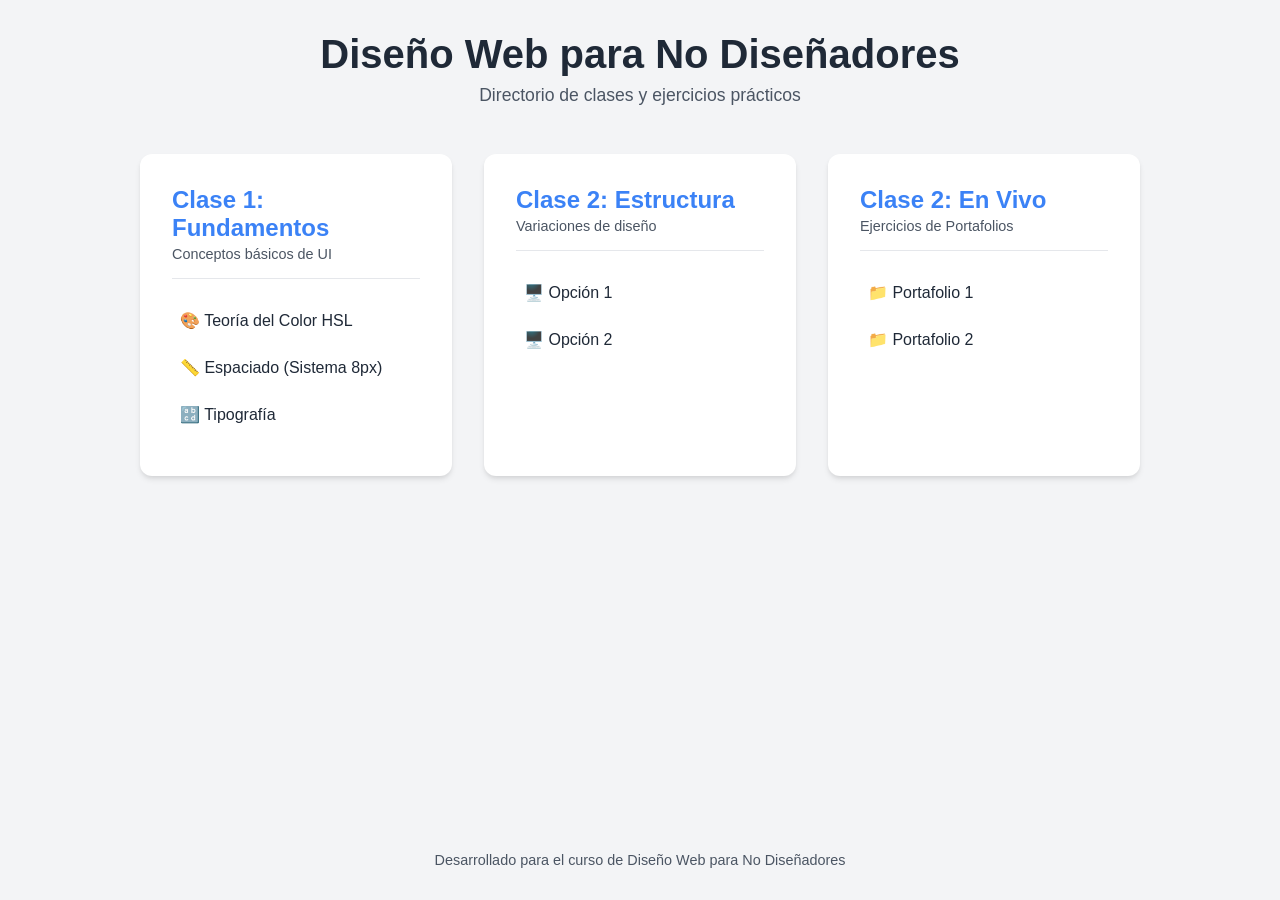
<file: index.html>
<!DOCTYPE html>
<html lang="es">
<head>
    <meta charset="UTF-8">
    <meta name="viewport" content="width=device-width, initial-scale=1.0">
    <title>Diseño Web para No Diseñadores</title>
    <link rel="stylesheet" href="style.css">
</head>
<body>
    <header>
        <h1>Diseño Web para No Diseñadores</h1>
        <p>Directorio de clases y ejercicios prácticos</p>
    </header>

    <main class="grid-container">
        <section class="card">
            <h2>Clase 1: Fundamentos</h2>
            <p>Conceptos básicos de UI</p>
            <ul>
                <li><a href="clase-1-color-hsl/index.html">🎨 Teoría del Color HSL</a></li>
                <li><a href="clase-1-espaciado-8px/index.html">📏 Espaciado (Sistema 8px)</a></li>
                <li><a href="clase-1-tipografia/index.html">🔡 Tipografía</a></li>
            </ul>
        </section>

        <section class="card">
            <h2>Clase 2: Estructura</h2>
            <p>Variaciones de diseño</p>
            <ul>
                <li><a href="clase-2/option-1/index.html">🖥️ Opción 1</a></li>
                <li><a href="clase-2/option-2/index.html">🖥️ Opción 2</a></li>
            </ul>
        </section>

        <section class="card">
            <h2>Clase 2: En Vivo</h2>
            <p>Ejercicios de Portafolios</p>
            <ul>
                <li><a href="vivo/1/index.html">📁 Portafolio 1</a></li>
                <li><a href="vivo/2/index.html">📁 Portafolio 2</a></li>
            </ul>
        </section>
    </main>

    <footer>
        <p>Desarrollado para el curso de Diseño Web para No Diseñadores</p>
    </footer>
</body>
</html>
</file>
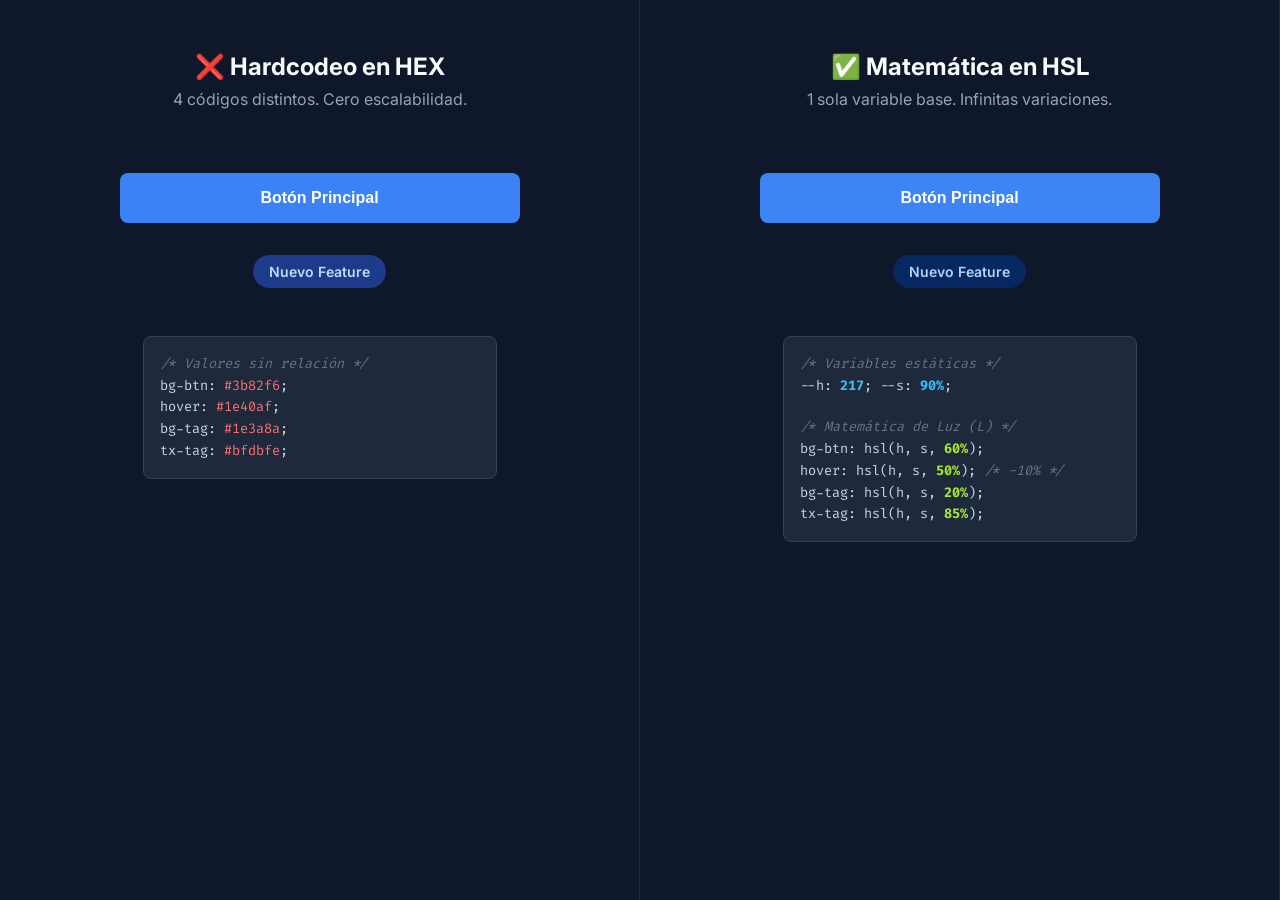
<file: clase-1-color-hsl/index.html>
<!doctype html>
<html lang="es">
  <head>
    <meta charset="UTF-8" />
    <meta name="viewport" content="width=device-width, initial-scale=1.0" />
    <title>Magia HSL vs Caos HEX</title>
    <link
      href="https://fonts.googleapis.com/css2?family=Fira+Code:wght@400&family=Inter:wght@400;600&display=swap"
      rel="stylesheet"
    />
    <link rel="stylesheet" href="style.css" />
  </head>
  <body>
    <main class="pantalla-dividida">
      <section class="panel panel-malo">
        <h2>❌ Hardcodeo en HEX</h2>
        <p>4 códigos distintos. Cero escalabilidad.</p>

        <div class="componentes">
          <button class="btn-hex">Botón Principal</button>
          <span class="tag-hex">Nuevo Feature</span>

          <div class="caja-codigo">
            <div class="linea-codigo"><span class="comentario">/* Valores sin relación */</span></div>
            <div class="linea-codigo">bg-btn: <span class="hex">#3b82f6</span>;</div>
            <div class="linea-codigo">hover:  <span class="hex">#1e40af</span>;</div>
            <div class="linea-codigo">bg-tag: <span class="hex">#1e3a8a</span>;</div>
            <div class="linea-codigo">tx-tag: <span class="hex">#bfdbfe</span>;</div>
          </div>
        </div>
      </section>

      <section class="panel panel-bueno">
        <h2>✅ Matemática en HSL</h2>
        <p>1 sola variable base. Infinitas variaciones.</p>

        <div class="componentes">
          <button class="btn-hsl">Botón Principal</button>
          <span class="tag-hsl">Nuevo Feature</span>

          <div class="caja-codigo">
            <div class="linea-codigo"><span class="comentario">/* Variables estáticas */</span></div>
            <div class="linea-codigo">--h: <span class="hsl-val">217</span>; --s: <span class="hsl-val">90%</span>;</div>
            <br>
            <div class="linea-codigo"><span class="comentario">/* Matemática de Luz (L) */</span></div>
            <div class="linea-codigo">bg-btn: hsl(h, s, <span class="luz">60%</span>);</div>
            <div class="linea-codigo">hover:  hsl(h, s, <span class="luz">50%</span>); <span class="comentario">/* -10% */</span></div>
            <div class="linea-codigo">bg-tag: hsl(h, s, <span class="luz">20%</span>);</div>
            <div class="linea-codigo">tx-tag: hsl(h, s, <span class="luz">85%</span>);</div>
          </div>
        </div>
      </section>
    </main>
  </body>
</html>
</file>
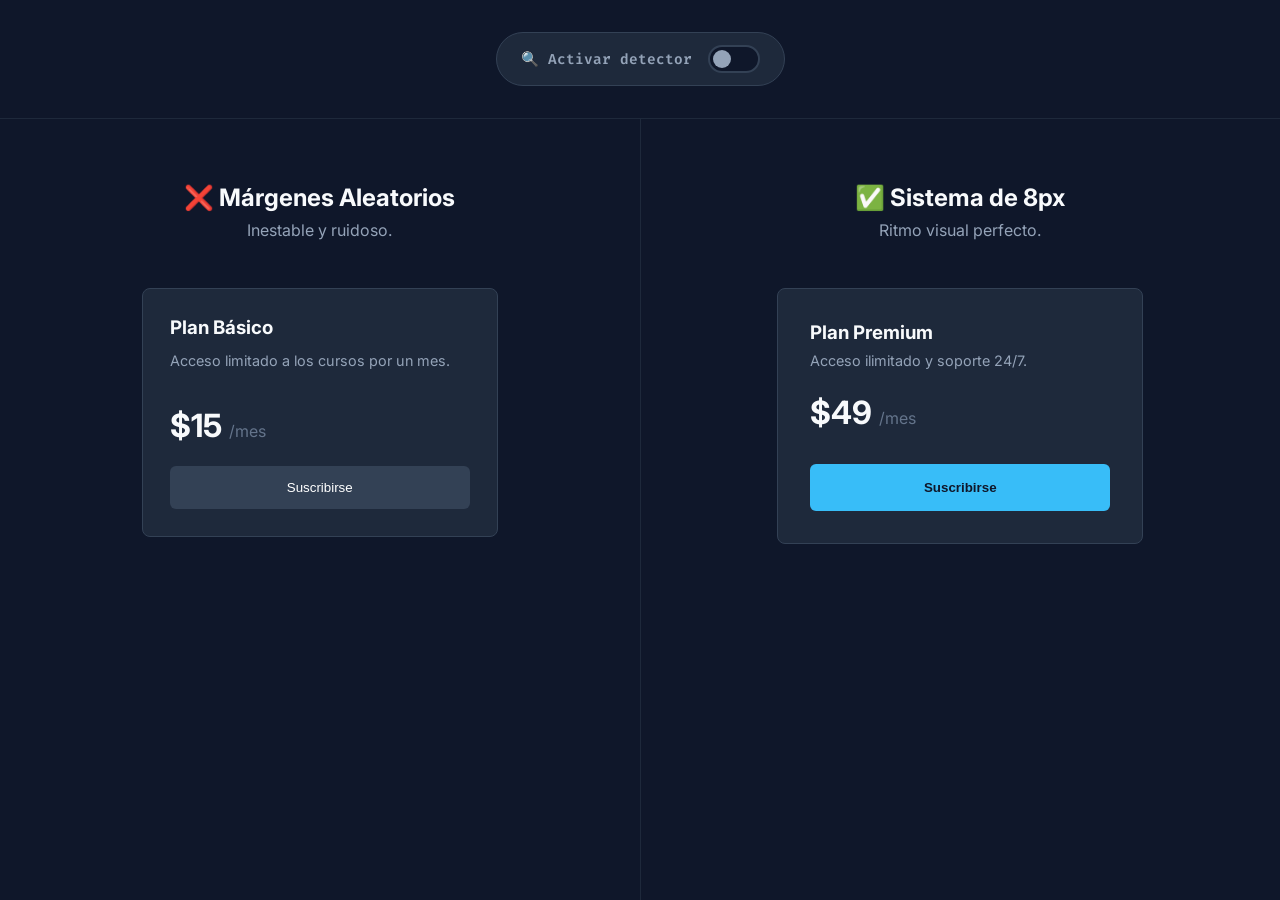
<file: clase-1-espaciado-8px/index.html>
<!doctype html>
<html lang="es">
  <head>
    <meta charset="UTF-8" />
    <meta name="viewport" content="width=device-width, initial-scale=1.0" />
    <title>Rayos X: El Sistema de 8px</title>
    <link
      href="https://fonts.googleapis.com/css2?family=Fira+Code:wght@400;600&family=Inter:wght@400;600;700&display=swap"
      rel="stylesheet"
    />
    <link rel="stylesheet" href="style-final.css" />
  </head>
  <body>
    <div class="controles">
      <label class="toggle-container">
        <span class="toggle-label" id="texto-toggle">🔍 Activar detector</span>
        <div class="toggle-switch">
          <input type="checkbox" id="checkbox-rayos-x" />
          <span class="slider"></span>
        </div>
      </label>
    </div>

    <main class="pantalla-dividida">
      <section class="panel">
        <h2>❌ Márgenes Aleatorios</h2>
        <p class="subtitulo">Inestable y ruidoso.</p>

        <article class="tarjeta tarjeta-mala">
          <h3 class="tm-titulo">Plan Básico</h3>
          <p class="tm-desc">Acceso limitado a los cursos por un mes.</p>
          <div class="tm-precio">$15 <span class="mes">/mes</span></div>
          <button class="btn-malo">Suscribirse</button>
        </article>
      </section>

      <section class="panel">
        <h2>✅ Sistema de 8px</h2>
        <p class="subtitulo">Ritmo visual perfecto.</p>

        <article class="tarjeta tarjeta-buena">
          <h3 class="tb-titulo">Plan Premium</h3>
          <p class="tb-desc">Acceso ilimitado y soporte 24/7.</p>
          <div class="tb-precio">$49 <span class="mes">/mes</span></div>
          <button class="btn-bueno">Suscribirse</button>
        </article>
      </section>
    </main>

    <script>
      const checkbox = document.getElementById("checkbox-rayos-x");
      const textoToggle = document.getElementById("texto-toggle");

      checkbox.addEventListener("change", (e) => {
        if (e.target.checked) {
          // Encendido
          document.body.classList.add("rayos-x-activos");
          textoToggle.innerHTML = "🛑 Desactivar detector";
          textoToggle.style.color = "#f8fafc"; // Texto brillante al encender
        } else {
          // Apagado
          document.body.classList.remove("rayos-x-activos");
          textoToggle.innerHTML = "🔍 Activar detector";
          textoToggle.style.color = "#94a3b8"; // Texto apagado al apagar
        }
      });
    </script>
  </body>
</html>
</file>
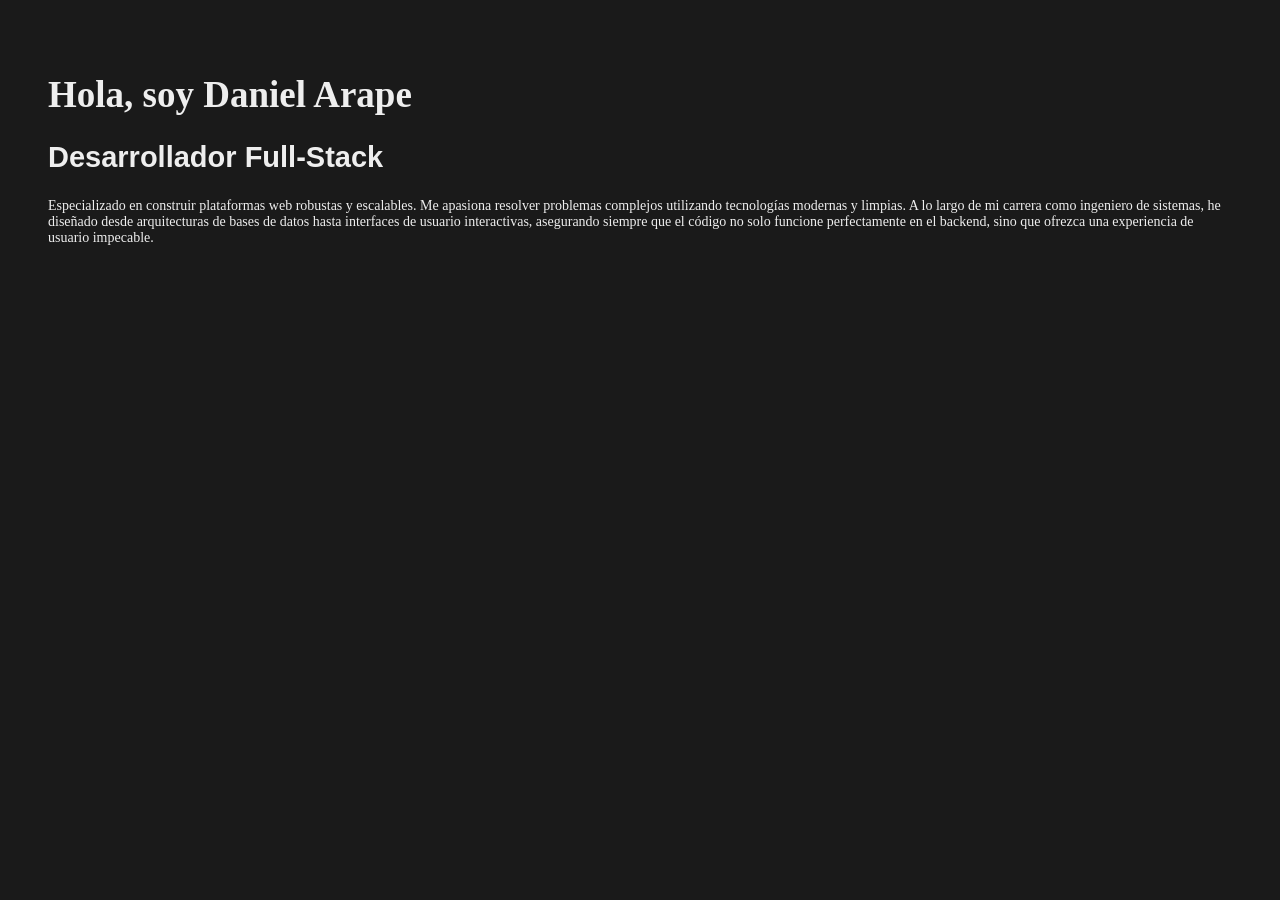
<file: clase-1-tipografia/index.html>
<!DOCTYPE html>
<html lang="es">
<head>
    <meta charset="UTF-8">
    <meta name="viewport" content="width=device-width, initial-scale=1.0">
    <title>Mi Portafolio - Refactoring Visual</title>
    
    <link rel="preconnect" href="https://fonts.googleapis.com">
    <link rel="preconnect" href="https://fonts.gstatic.com" crossorigin>
    <link href="https://fonts.googleapis.com/css2?family=Fira+Code:wght@600&family=Inter:wght@400;600&display=swap" rel="stylesheet">
    
    <link rel="stylesheet" href="style-inicial.css">
</head>
<body>

    <main class="hero-section">
        <h1>Hola, soy Daniel Arape</h1>
        <h2>Desarrollador Full-Stack</h2>
        
        <p>
            Especializado en construir plataformas web robustas y escalables. Me apasiona resolver 
            problemas complejos utilizando tecnologías modernas y limpias. A lo largo de mi carrera 
            como ingeniero de sistemas, he diseñado desde arquitecturas de bases de datos hasta 
            interfaces de usuario interactivas, asegurando siempre que el código no solo funcione 
            perfectamente en el backend, sino que ofrezca una experiencia de usuario impecable.
        </p>
    </main>

</body>
</html>
</file>
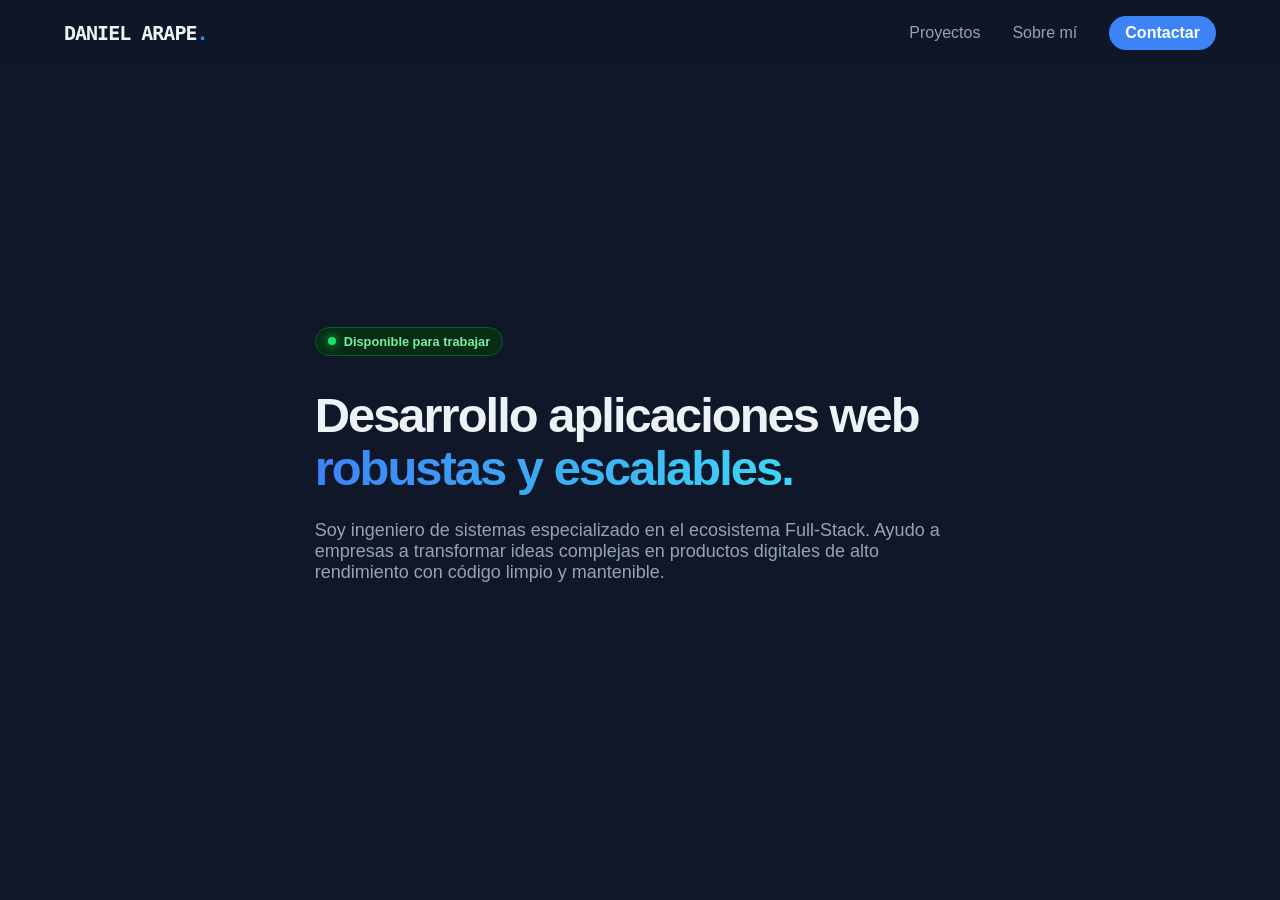
<file: xd/index.html>
<!DOCTYPE html>
<html lang="en">
<head>
	<meta charset="UTF-8">
	<meta name="viewport" content="width=device-width, initial-scale=1.0">
	<title>Document</title>
	<link rel="stylesheet" href="styles/styles.css">
	<link rel="stylesheet" href="styles/navbar.css">
	<link rel="stylesheet" href="styles/hero.css">
</head>
<body>
	<header class="navbar">
		<div class="logo">
			DANIEL ARAPE<span class="dot">.</span>
		</div>

		<nav class="nav-links">
			<a href="#proyectos" class="link-ghost">Proyectos</a>
			<a href="#sobre-mi" class="link-ghost">Sobre mí</a>
			<a href="#contacto" class="btn-cta">Contactar</a>
		</nav>
	</header>

	<main class="hero">
		<div class="container">
			
			<div class="status-badge">
				<div class="dot-online"></div>
				Disponible para trabajar
			</div>

			<h1 class="hero-title">
				Desarrollo aplicaciones web <br>
				<span class="text-gradient">robustas y escalables.</span>
			</h1>

			<p class="hero-bio">
				Soy ingeniero de sistemas especializado en el ecosistema Full-Stack. Ayudo a empresas a transformar ideas complejas en productos digitales de alto rendimiento con código limpio y mantenible.
			</p>

		</div>
	</main>

</body>
</html>
</file>
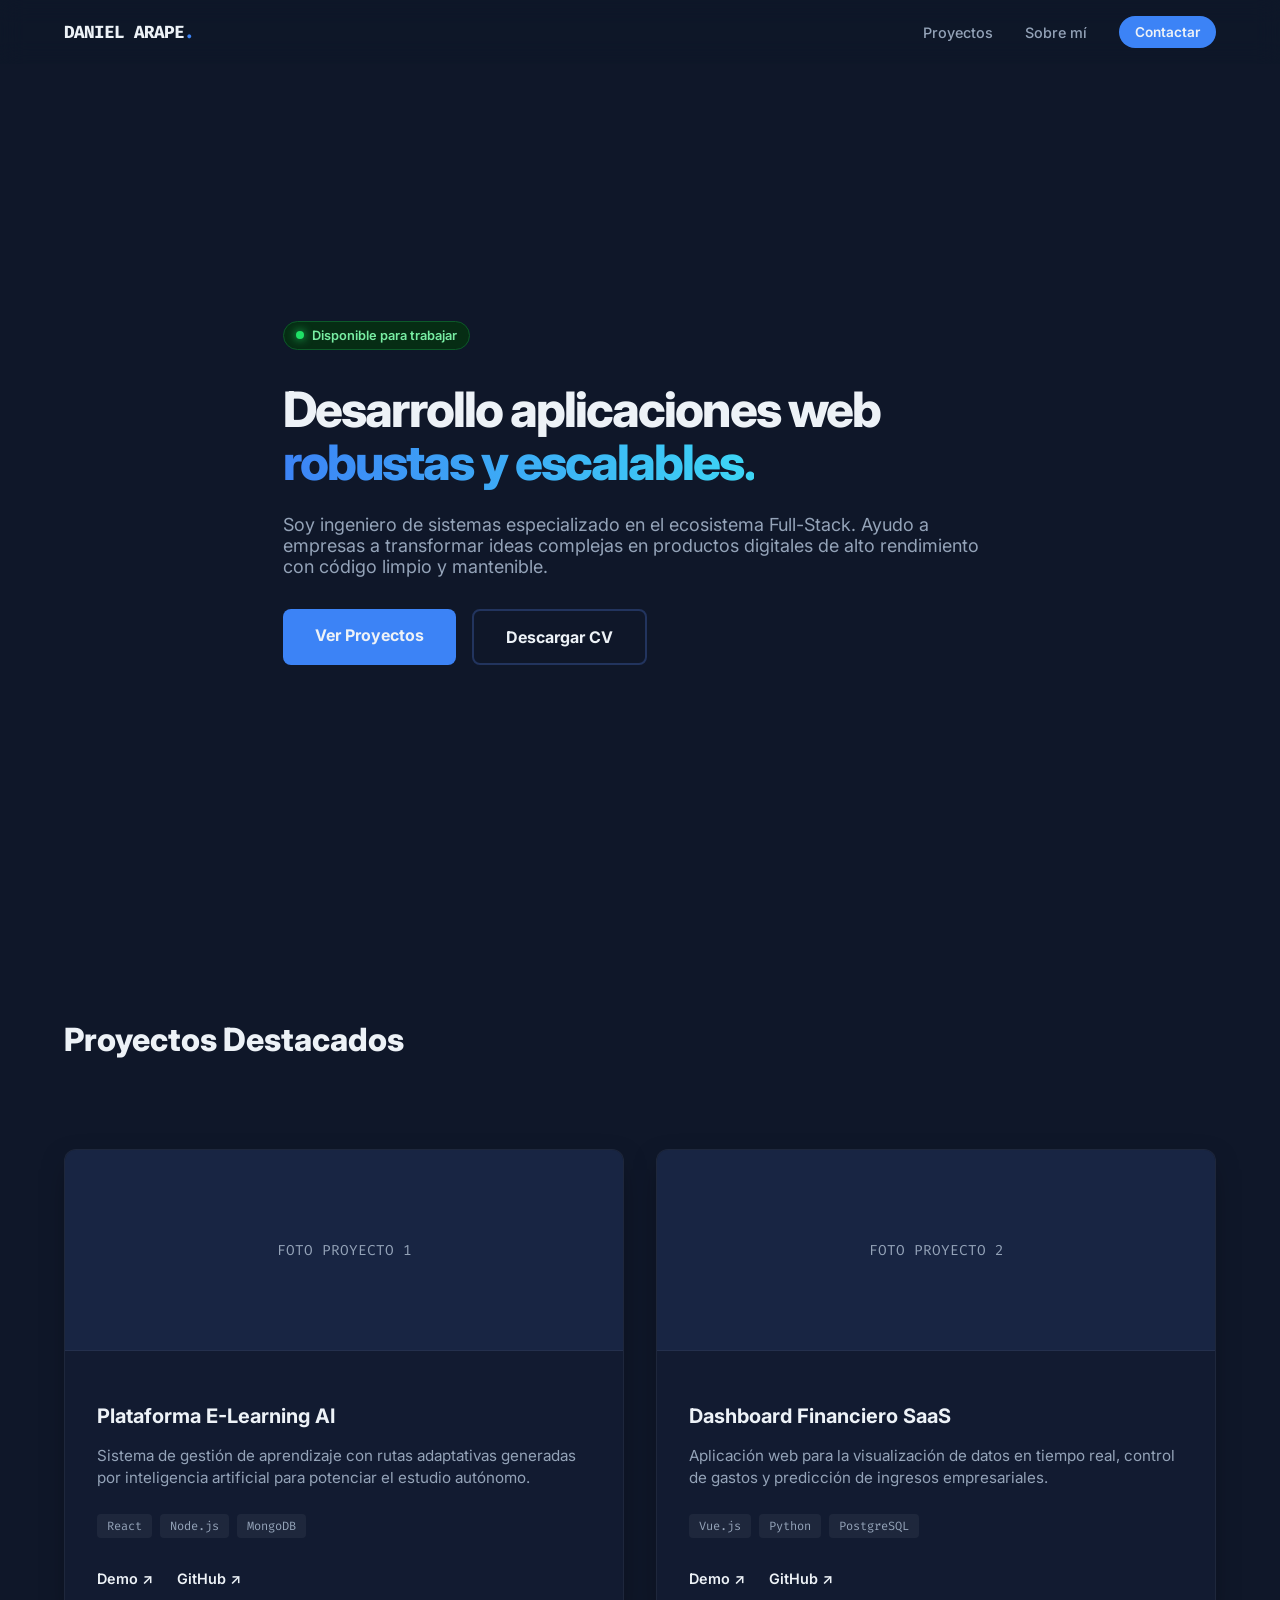
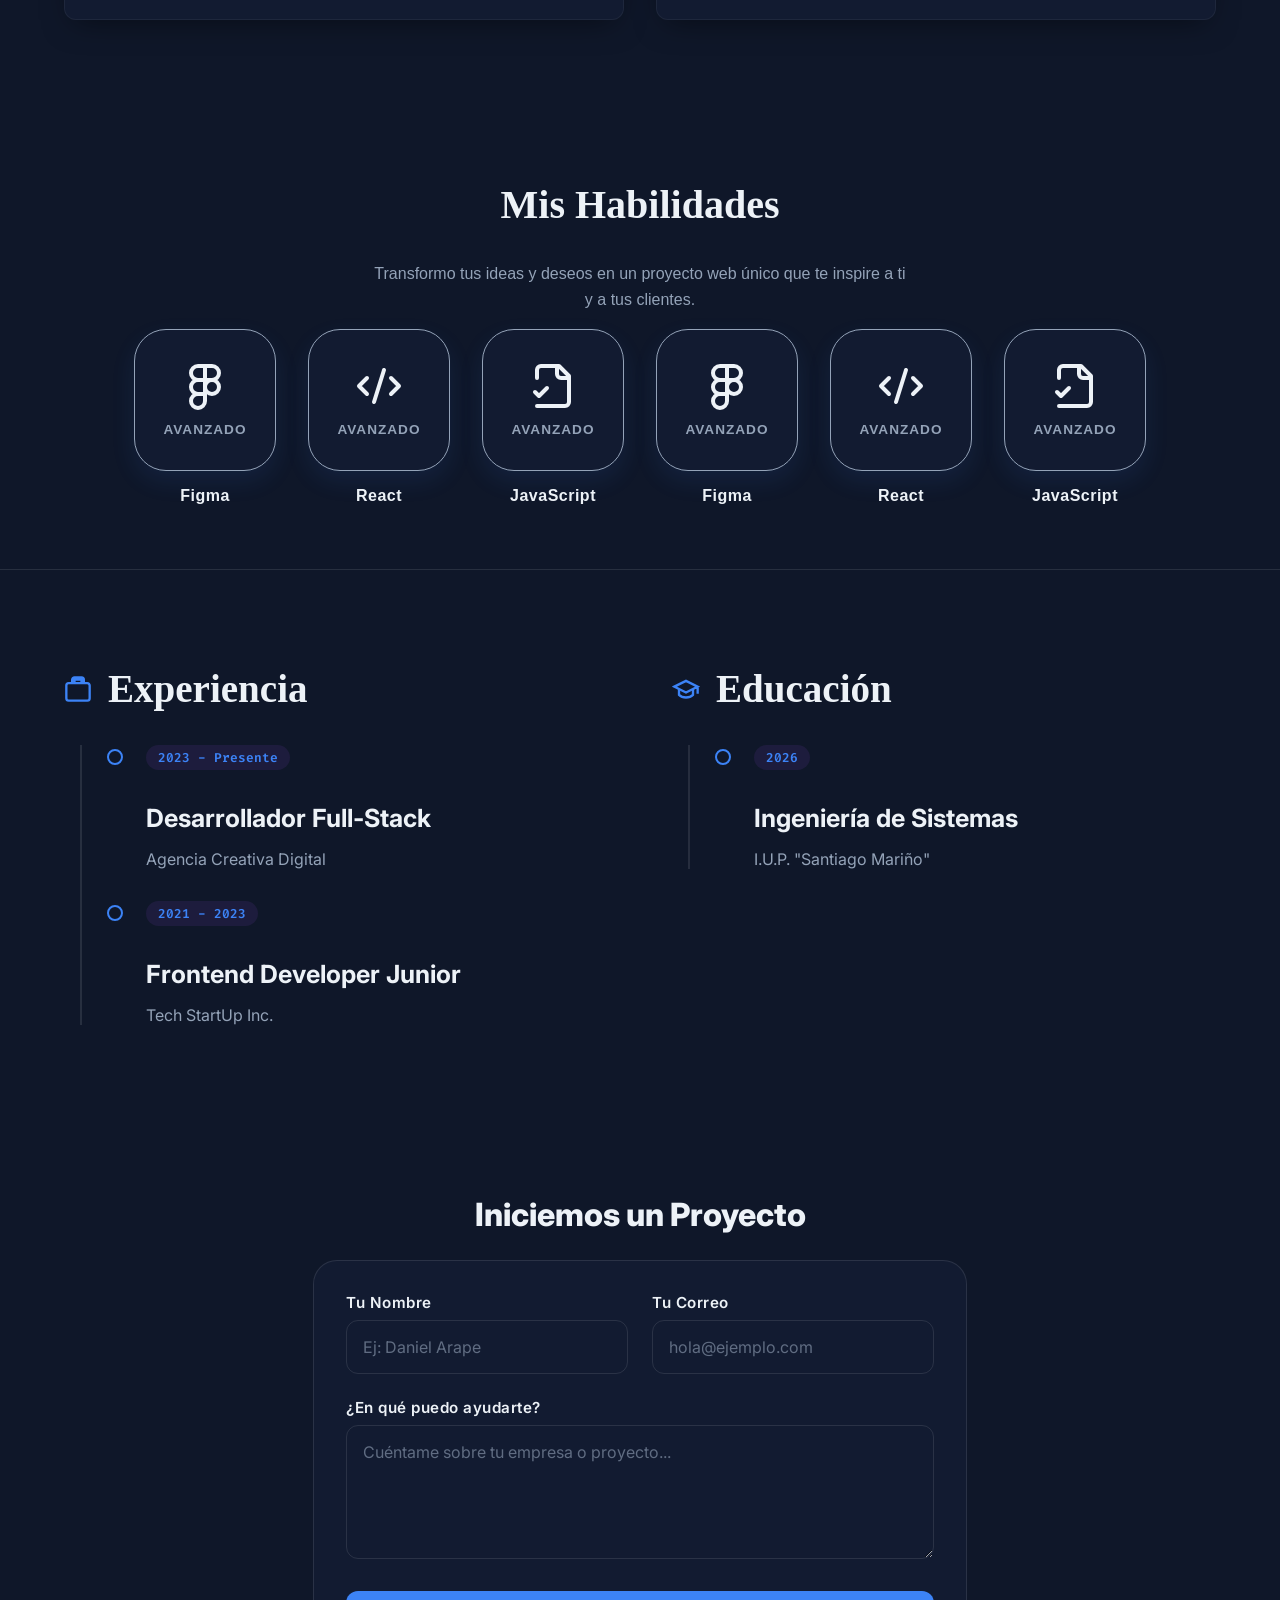
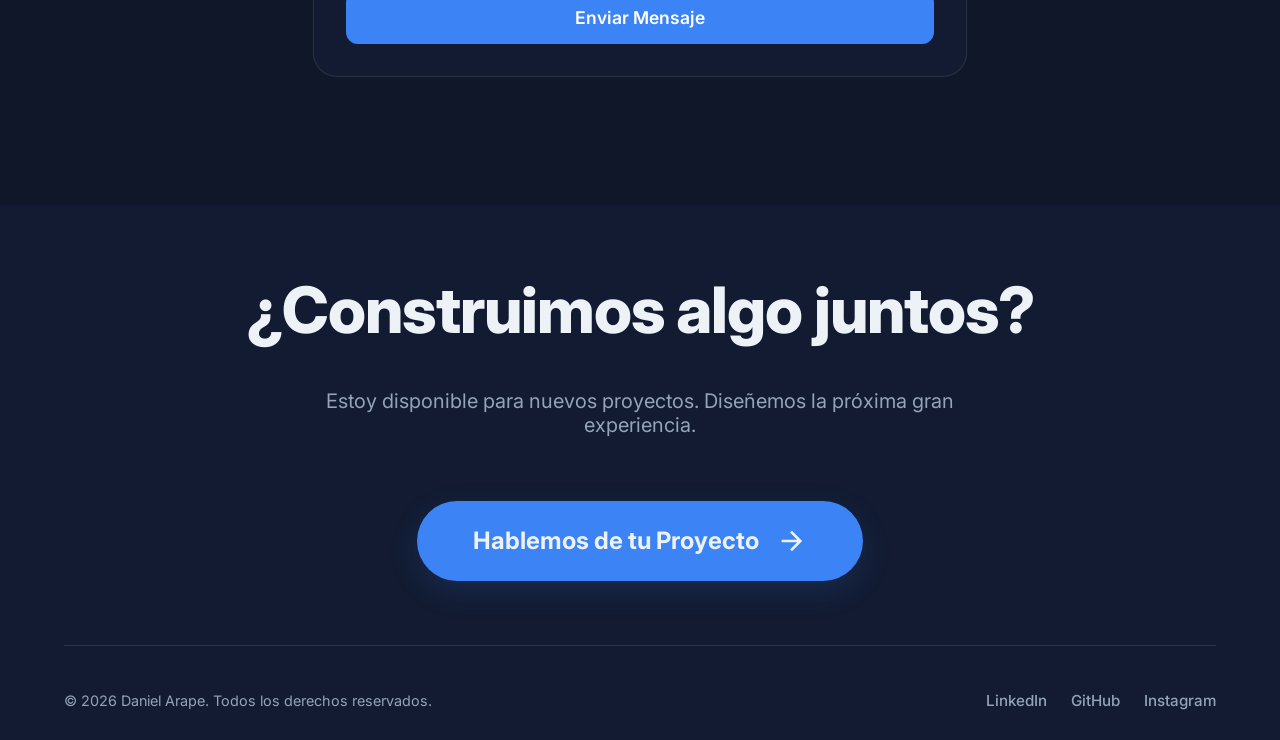
<file: clase-2-vivo/portafolio-1/index.html>
<!DOCTYPE html>
<html lang="en">
<head>
  <meta charset="UTF-8">
  <meta name="viewport" content="width=device-width, initial-scale=1.0">
  <title>Document</title>
  <link rel="stylesheet" href="styles/style.css">
  <link rel="stylesheet" href="styles/navbar.css">
  <link rel="stylesheet" href="styles/hero.css">
  <link rel="stylesheet" href="styles/proyectos.css">
  <link rel="stylesheet" href="styles/skills.css">
  <link rel="stylesheet" href="styles/timeline.css">
  <link rel="stylesheet" href="styles/formulario.css">
  <link rel="stylesheet" href="styles/footer.css">
  <link href="https://fonts.googleapis.com/css2?family=Fira+Code:wght@400;700&family=Inter:wght@400;600;800&display=swap" rel="stylesheet">
</head>
<body>
  <header class="navbar">
    <div class="logo">
      DANIEL ARAPE<span class="dot">.</span>
    </div>

    <nav class="nav-links">
      <a href="#proyectos" class="link-ghost">Proyectos</a>
      <a href="#sobre-mi" class="link-ghost">Sobre mí</a>
      <a href="#contacto" class="btn-cta">Contactar</a>
    </nav>
  </header>

  <main class="hero">
    <div class="container">
      
      <div class="status-badge">
        <div class="dot-online"></div>
        Disponible para trabajar
      </div>

      <h1 class="hero-title">
        Desarrollo aplicaciones web <br>
        <span class="text-gradient">robustas y escalables.</span>
      </h1>
      
      <p class="hero-bio">
        Soy ingeniero de sistemas especializado en el ecosistema Full-Stack. Ayudo a empresas a transformar ideas complejas en productos digitales de alto rendimiento con código limpio y mantenible.
      </p>

      <div class="hero-actions">
        <a href="#proyectos" class="btn-primary">Ver Proyectos</a>
        <a href="#cv" class="btn-secondary">Descargar CV</a>
      </div>

    </div>
  </main>

  <section id="proyectos" class="seccion-proyectos container">
    
    <h2 class="titulo-seccion">Proyectos Destacados</h2>
    
    <div class="grid-proyectos">
      
      <article class="tarjeta-proyecto">
        <div class="tarjeta-imagen">
          <div class="img-placeholder">FOTO PROYECTO 1</div>
        </div>
        
        <div class="tarjeta-cuerpo">
          <h3 class="tarjeta-titulo">Plataforma E-Learning AI</h3>
          <p class="tarjeta-desc">Sistema de gestión de aprendizaje con rutas adaptativas generadas por inteligencia artificial para potenciar el estudio autónomo.</p>
          
          <div class="stack-tecnologico">
            <span class="tag-tech">React</span>
            <span class="tag-tech">Node.js</span>
            <span class="tag-tech">MongoDB</span>
          </div>
          
          <div class="tarjeta-enlaces">
            <a href="#" class="link-icono">Demo ↗</a>
            <a href="#" class="link-icono">GitHub ↗</a>
          </div>
        </div>
      </article>

      <article class="tarjeta-proyecto">
        <div class="tarjeta-imagen">
          <div class="img-placeholder">FOTO PROYECTO 2</div>
        </div>
        
        <div class="tarjeta-cuerpo">
          <h3 class="tarjeta-titulo">Dashboard Financiero SaaS</h3>
          <p class="tarjeta-desc">Aplicación web para la visualización de datos en tiempo real, control de gastos y predicción de ingresos empresariales.</p>
          
          <div class="stack-tecnologico">
            <span class="tag-tech">Vue.js</span>
            <span class="tag-tech">Python</span>
            <span class="tag-tech">PostgreSQL</span>
          </div>
          
          <div class="tarjeta-enlaces">
            <a href="#" class="link-icono">Demo ↗</a>
            <a href="#" class="link-icono">GitHub ↗</a>
          </div>
        </div>
      </article>

    </div>
  </section>

  <section id="skills" class="seccion-skills container">
    
    <h2 class="encabezado-centrado">Mis Habilidades</h2>
    <p class="subtitulo-centrado">
      Transformo tus ideas y deseos en un proyecto web único que te inspire a ti y a tus clientes.
    </p>
    
    <div class="grid-skills">
      
      <div class="skill-wrapper">
        <div class="skill-box">
          <svg class="skill-icon" viewBox="0 0 24 24" fill="none" stroke="currentColor" stroke-width="2" stroke-linecap="round" stroke-linejoin="round">
            <path d="M5 5.5A3.5 3.5 0 0 1 8.5 2H12v7H8.5A3.5 3.5 0 0 1 5 5.5z"></path>
            <path d="M12 2h3.5a3.5 3.5 0 1 1 0 7H12V2z"></path>
            <path d="M12 12.5a3.5 3.5 0 1 1 7 0 3.5 3.5 0 1 1-7 0z"></path>
            <path d="M5 19.5A3.5 3.5 0 0 1 8.5 16H12v3.5a3.5 3.5 0 1 1-7 0z"></path>
            <path d="M5 12.5A3.5 3.5 0 0 1 8.5 9H12v7H8.5A3.5 3.5 0 0 1 5 12.5z"></path>
          </svg>
          <span class="skill-pct">Avanzado</span>
        </div>
        <span class="skill-name">Figma</span>
      </div>

      <div class="skill-wrapper">
        <div class="skill-box">
          <svg class="skill-icon" viewBox="0 0 24 24" fill="none" stroke="currentColor" stroke-width="2" stroke-linecap="round" stroke-linejoin="round">
            <path d="m18 16 4-4-4-4"/><path d="m6 8-4 4 4 4"/><path d="m14.5 4-5 16"/>
          </svg>
          <span class="skill-pct">Avanzado</span>
        </div>
        <span class="skill-name">React</span>
      </div>

      <div class="skill-wrapper">
        <div class="skill-box">
          <svg class="skill-icon" viewBox="0 0 24 24" fill="none" stroke="currentColor" stroke-width="2" stroke-linecap="round" stroke-linejoin="round">
            <path d="M4 22h14a2 2 0 0 0 2-2V7l-5-5H6a2 2 0 0 0-2 2v4"/><path d="M14 2v4a2 2 0 0 0 2 2h4"/><path d="m3 15 2 2 4-4"/>
          </svg>
          <span class="skill-pct">Avanzado</span>
        </div>
        <span class="skill-name">JavaScript</span>
      </div>

      <div class="skill-wrapper">
        <div class="skill-box">
          <svg class="skill-icon" viewBox="0 0 24 24" fill="none" stroke="currentColor" stroke-width="2" stroke-linecap="round" stroke-linejoin="round">
            <path d="M5 5.5A3.5 3.5 0 0 1 8.5 2H12v7H8.5A3.5 3.5 0 0 1 5 5.5z"></path>
            <path d="M12 2h3.5a3.5 3.5 0 1 1 0 7H12V2z"></path>
            <path d="M12 12.5a3.5 3.5 0 1 1 7 0 3.5 3.5 0 1 1-7 0z"></path>
            <path d="M5 19.5A3.5 3.5 0 0 1 8.5 16H12v3.5a3.5 3.5 0 1 1-7 0z"></path>
            <path d="M5 12.5A3.5 3.5 0 0 1 8.5 9H12v7H8.5A3.5 3.5 0 0 1 5 12.5z"></path>
          </svg>
          <span class="skill-pct">Avanzado</span>
        </div>
        <span class="skill-name">Figma</span>
      </div>

      <div class="skill-wrapper">
        <div class="skill-box">
          <svg class="skill-icon" viewBox="0 0 24 24" fill="none" stroke="currentColor" stroke-width="2" stroke-linecap="round" stroke-linejoin="round">
            <path d="m18 16 4-4-4-4"/><path d="m6 8-4 4 4 4"/><path d="m14.5 4-5 16"/>
          </svg>
          <span class="skill-pct">Avanzado</span>
        </div>
        <span class="skill-name">React</span>
      </div>

      <div class="skill-wrapper">
        <div class="skill-box">
          <svg class="skill-icon" viewBox="0 0 24 24" fill="none" stroke="currentColor" stroke-width="2" stroke-linecap="round" stroke-linejoin="round">
            <path d="M4 22h14a2 2 0 0 0 2-2V7l-5-5H6a2 2 0 0 0-2 2v4"/><path d="M14 2v4a2 2 0 0 0 2 2h4"/><path d="m3 15 2 2 4-4"/>
          </svg>
          <span class="skill-pct">Avanzado</span>
        </div>
        <span class="skill-name">JavaScript</span>
      </div>


    </div>
  </section>

  <section id="experiencia" class="seccion-experiencia container">
    
    <div class="grid-2-columnas">
      
      <div class="timeline-columna">
        <h2 class="titulo-con-icono">
          <svg width="28" height="28" viewBox="0 0 24 24" fill="none" stroke="currentColor" stroke-width="2"><path d="M20 7h-3V4c0-1.1-.9-2-2-2H9c-1.1 0-2 .9-2 2v3H4c-1.1 0-2 .9-2 2v11c0 1.1.9 2 2 2h16c1.1 0 2-.9 2-2V9c0-1.1-.9-2-2-2zm-5 0H9V4h6v3z"/></svg>
          Experiencia
        </h2>
        
        <div class="timeline-wrapper">
          
          <div class="timeline-item">
            <span class="timeline-fecha">2023 - Presente</span>
            <h3 class="timeline-titulo">Desarrollador Full-Stack</h3>
            <p class="timeline-lugar">Agencia Creativa Digital</p>
          </div>

          <div class="timeline-item">
            <span class="timeline-fecha">2021 - 2023</span>
            <h3 class="timeline-titulo">Frontend Developer Junior</h3>
            <p class="timeline-lugar">Tech StartUp Inc.</p>
          </div>

        </div>
      </div>

      <div class="timeline-columna">
        <h2 class="titulo-con-icono">
          <svg width="28" height="28" viewBox="0 0 24 24" fill="none" stroke="currentColor" stroke-width="2"><path d="M22 10v6M2 10l10-5 10 5-10 5z"/><path d="M6 12v5c3 3 9 3 12 0v-5"/></svg>
          Educación
        </h2>
        
        <div class="timeline-wrapper">
          <div class="timeline-item">
            <span class="timeline-fecha">2026</span>
            <h3 class="timeline-titulo">Ingeniería de Sistemas</h3>
            <p class="timeline-lugar">I.U.P. "Santiago Mariño"</p>
          </div>
        </div>
      </div>

    </div>
  </section>

  <section id="contacto" class="seccion-contacto container">
    
    <h2 class="titulo-seccion text-center">Iniciemos un Proyecto</h2>

    <div class="contenedor-formulario">
      <form action="#" class="formulario-premium">
        
        <div class="form-fila">
          <div class="grupo-input">
            <label for="nombre" class="label-premium">Tu Nombre</label>
            <input type="text" id="nombre" class="input-premium" placeholder="Ej: Daniel Arape" required>
          </div>

          <div class="grupo-input">
            <label for="email" class="label-premium">Tu Correo</label>
            <input type="email" id="email" class="input-premium" placeholder="hola@ejemplo.com" required>
          </div>
        </div>

        <div class="grupo-input">
          <label for="mensaje" class="label-premium">¿En qué puedo ayudarte?</label>
          <textarea id="mensaje" class="input-premium textarea-premium" rows="5" placeholder="Cuéntame sobre tu empresa o proyecto..." required></textarea>
        </div>

        <button type="submit" class="btn-submit">
          Enviar Mensaje
        </button>

      </form>
    </div>

  </section>

  <footer class="footer-premium">
    <div class="container">
      
      <div class="cta-masivo-wrapper">
        <h2 class="cta-gigante">¿Construimos algo juntos?</h2>
        <p class="cta-subtitulo">
          Estoy disponible para nuevos proyectos. Diseñemos la próxima gran experiencia.
        </p>
        
        <a href="mailto:hola@danielarape.com" class="btn-masivo">
          Hablemos de tu Proyecto 
          <svg width="32" height="32" viewBox="0 0 24 24" fill="none" stroke="currentColor" stroke-width="2"><path d="M5 12h14M12 5l7 7-7 7"/></svg>
        </a>
      </div>

      <hr class="divisor-footer">

      <div class="footer-base">
        <p class="copyright">© 2026 Daniel Arape. Todos los derechos reservados.</p>
        
        <div class="footer-enlaces">
          <a href="#" class="link-footer">LinkedIn</a>
          <a href="#" class="link-footer">GitHub</a>
          <a href="#" class="link-footer">Instagram</a>
        </div>
      </div>

    </div>
  </footer>
</body>
</html>
</file>
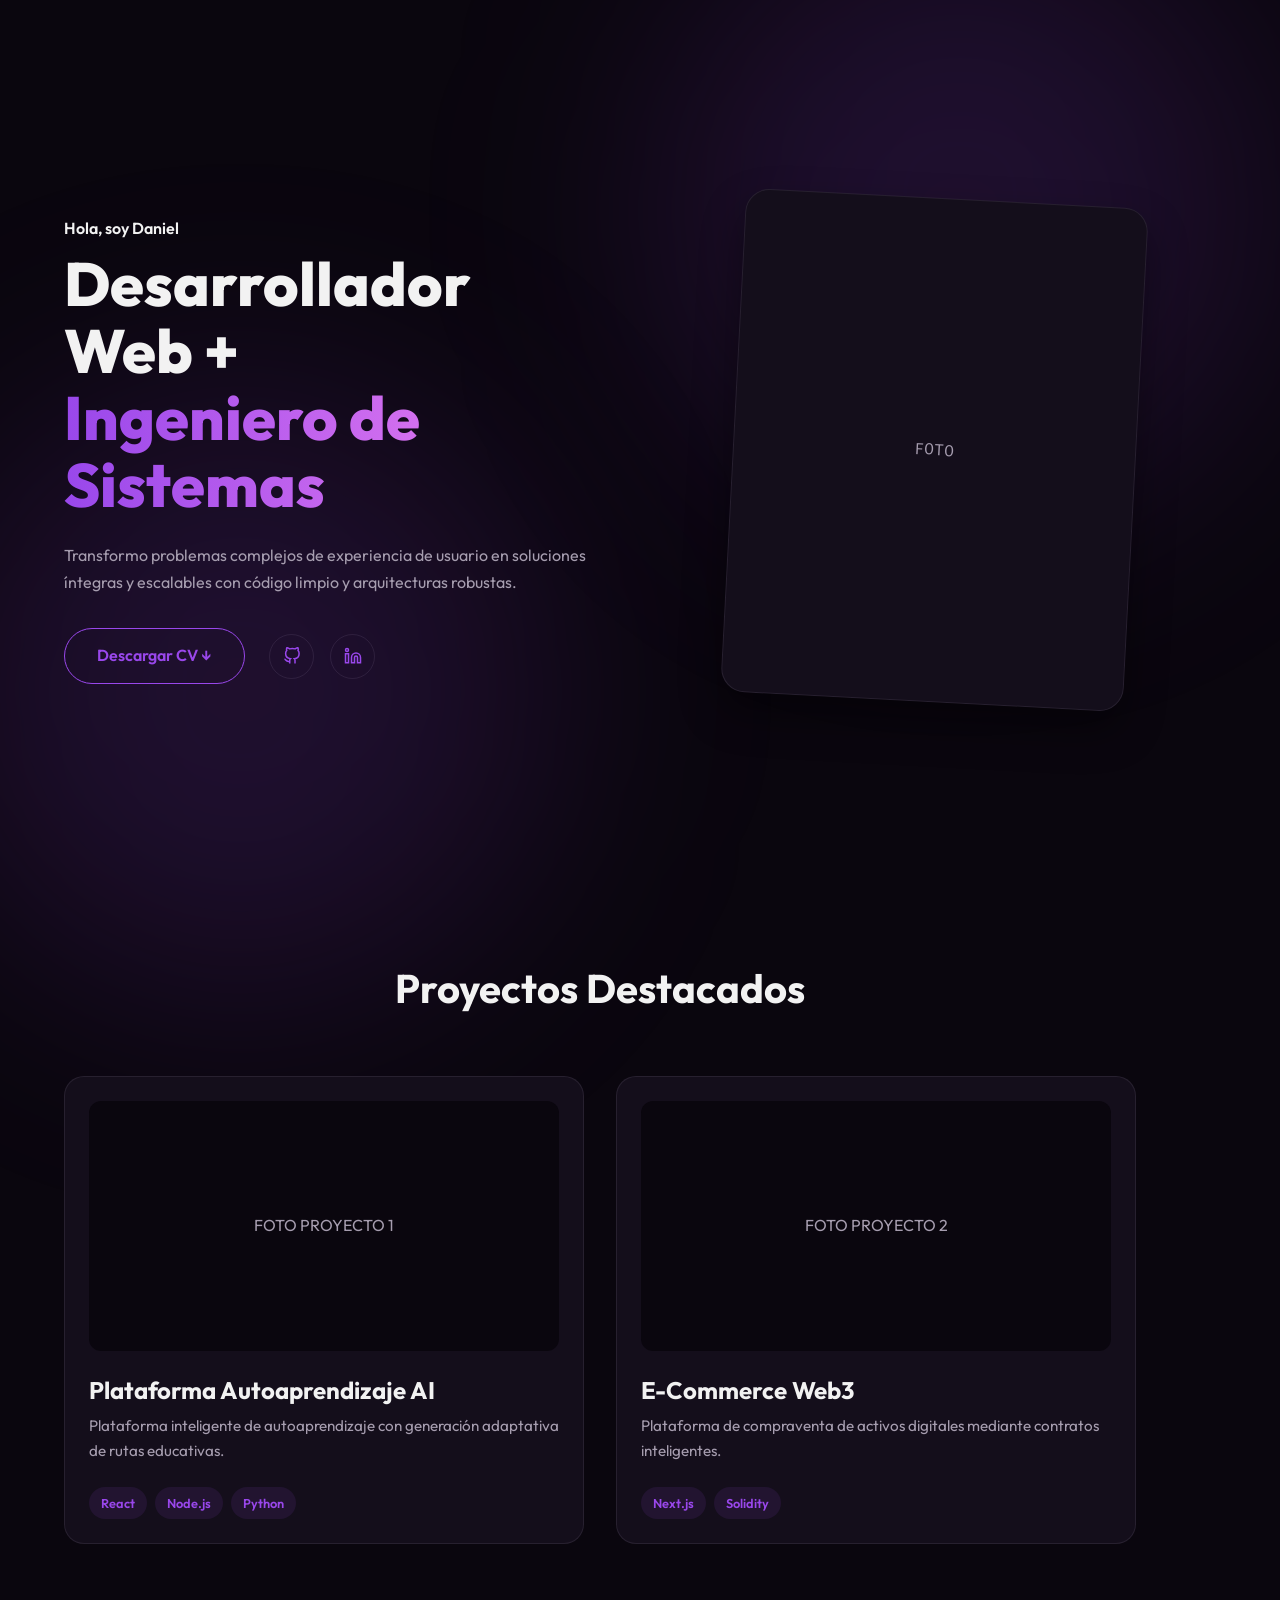
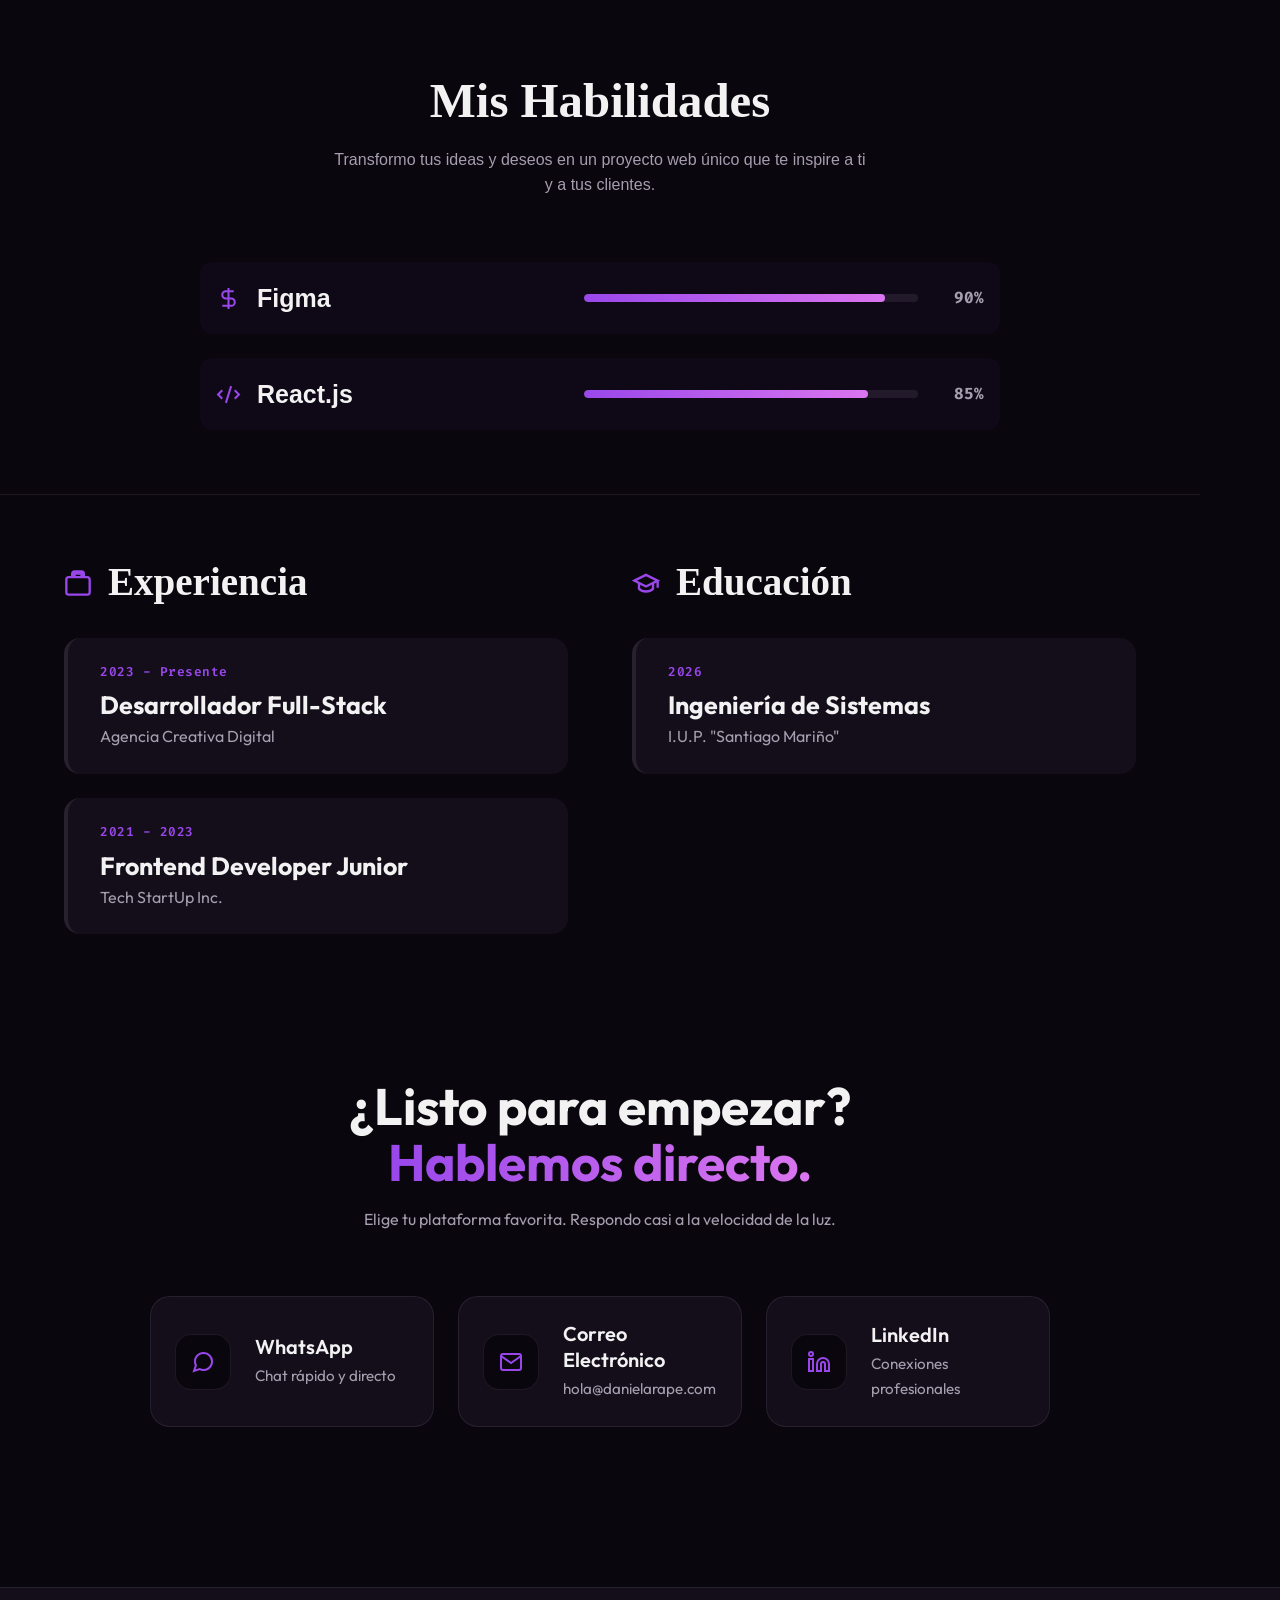
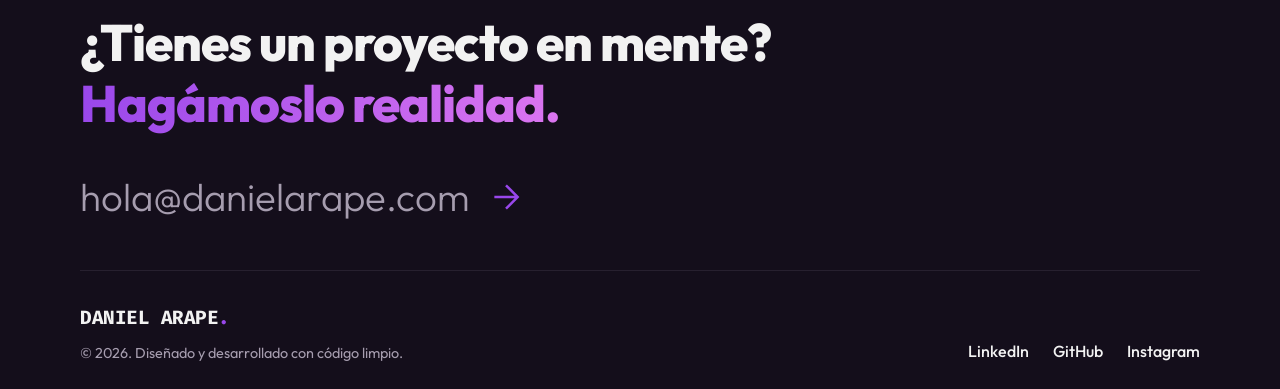
<file: clase-2-vivo/portafolio-2/index.html>
<!DOCTYPE html>
<html lang="es">
<head>
  <meta charset="UTF-8">
  <meta name="viewport" content="width=device-width, initial-scale=1.0">
  <title>Document</title>
  <link rel="stylesheet" href="styles/style.css">
  <link rel="stylesheet" href="styles/hero.css">
  <link rel="stylesheet" href="styles/proyectos.css">
  <link rel="stylesheet" href="styles/skills.css">
  <link rel="stylesheet" href="styles/timeline.css">
  <link rel="stylesheet" href="styles/contacto.css">
  <link rel="stylesheet" href="styles/footer.css">
</head>
<body>
  
  <main class="hero container">
  
    <div class="glow-bg glow-top"></div>
    <div class="glow-bg glow-bottom"></div>

    <div class="hero-grid">
      <div class="hero-content">
        <p class="hero-greeting">Hola, soy Daniel</p>
        
        <h1 class="hero-title">
          Desarrollador Web + <br>
          <span class="text-gradient">Ingeniero de Sistemas</span>
        </h1>
        
        <p class="hero-bio">
          Transformo problemas complejos de experiencia de usuario en soluciones íntegras y escalables con código limpio y arquitecturas robustas.
        </p>

        <div class="hero-actions">
          <a href="#cv" class="btn-primary">Descargar CV ↓</a>
          <div class="social-icons">
            <a href="#" class="icon-circle">
              <svg width="18" height="18" viewBox="0 0 24 24" fill="none" stroke="currentColor" stroke-width="2"><path d="M9 19c-5 1.5-5-2.5-7-3m14 6v-3.87a3.37 3.37 0 0 0-.94-2.61c3.14-.35 6.44-1.54 6.44-7A5.44 5.44 0 0 0 20 4.77 5.07 5.07 0 0 0 19.91 1S18.73.65 16 2.48a13.38 13.38 0 0 0-7 0C6.27.65 5.09 1 5.09 1A5.07 5.07 0 0 0 5 4.77a5.44 5.44 0 0 0-1.5 3.78c0 5.42 3.3 6.61 6.44 7A3.37 3.37 0 0 0 9 18.13V22"></path></svg>
            </a>
            <a href="#" class="icon-circle">
              <svg width="18" height="18" viewBox="0 0 24 24" fill="none" stroke="currentColor" stroke-width="2"><path d="M16 8a6 6 0 0 1 6 6v7h-4v-7a2 2 0 0 0-2-2 2 2 0 0 0-2 2v7h-4v-7a6 6 0 0 1 6-6z"></path><rect x="2" y="9" width="4" height="12"></rect><circle cx="4" cy="4" r="2"></circle></svg>
            </a>
          </div>
        </div>
      </div>

      <div class="hero-image-wrapper">
        <div class="hero-image">
          FOTO
        </div>
      </div>
    </div>

  </main>

  <section id="proyectos" class="seccion-proyectos container">
    
    <h2 class="titulo-centrado">Proyectos Destacados</h2>
    
    <div class="grid-proyectos">   
      <article class="tarjeta-proyecto">
        <div class="tarjeta-imagen">
          <div class="img-placeholder">FOTO PROYECTO 1</div>
        </div>
        
        <h3 class="tarjeta-titulo">Plataforma Autoaprendizaje AI</h3>
        <p class="tarjeta-desc">Plataforma inteligente de autoaprendizaje con generación adaptativa de rutas educativas.</p>
        
        <div class="stack-tecnologico">
          <span class="tag-tech">React</span>
          <span class="tag-tech">Node.js</span>
          <span class="tag-tech">Python</span>
        </div>
      </article>

      <article class="tarjeta-proyecto">
        <div class="tarjeta-imagen">
          <div class="img-placeholder">FOTO PROYECTO 2</div>
        </div>
        
        <h3 class="tarjeta-titulo">E-Commerce Web3</h3>
        <p class="tarjeta-desc">Plataforma de compraventa de activos digitales mediante contratos inteligentes.</p>
        
        <div class="stack-tecnologico">
          <span class="tag-tech">Next.js</span>
          <span class="tag-tech">Solidity</span>
        </div>
      </article>

    </div>
  </section>

  <section id="skills" class="seccion-skills container">
    
    <h2 class="encabezado-centrado">Mis Habilidades</h2>
    <p class="subtitulo-centrado">
      Transformo tus ideas y deseos en un proyecto web único que te inspire a ti y a tus clientes.
    </p>
    
    <ul class="skills-lista-avanzada">
      
      <li class="skill-item-avanzado">
        <div class="skill-info">
          <svg class="skill-icon" viewBox="0 0 24 24" fill="none" stroke="currentColor" stroke-width="2"><path d="M12 2v20M17 5H9.5a3.5 3.5 0 0 0 0 7h5a3.5 3.5 0 0 1 0 7H6"/></svg>
          <span class="skill-name">Figma</span>
        </div>
        
        <div class="skill-meter-wrapper">
          <div class="skill-bar-track">
            <div class="skill-bar-fill" style="width: 90%;"></div>
          </div>
          <span class="skill-percentage">90%</span>
        </div>
      </li>

      <li class="skill-item-avanzado">
        <div class="skill-info">
          <svg class="skill-icon" viewBox="0 0 24 24" fill="none" stroke="currentColor" stroke-width="2"><path d="m18 16 4-4-4-4"/><path d="m6 8-4 4 4 4"/><path d="m14.5 4-5 16"/></svg>
          <span class="skill-name">React.js</span>
        </div>
        <div class="skill-meter-wrapper">
          <div class="skill-bar-track">
            <div class="skill-bar-fill" style="width: 85%;"></div>
          </div>
          <span class="skill-percentage">85%</span>
        </div>
      </li>

      </ul>
  </section>

  <section id="experiencia" class="seccion-experiencia container">
    
    <div class="grid-2-columnas">
      
      <div class="columna-cv">
        <h2 class="titulo-con-icono">
          <svg width="28" height="28" viewBox="0 0 24 24" fill="none" stroke="currentColor" stroke-width="2"><path d="M20 7h-3V4c0-1.1-.9-2-2-2H9c-1.1 0-2 .9-2 2v3H4c-1.1 0-2 .9-2 2v11c0 1.1.9 2 2 2h16c1.1 0 2-.9 2-2V9c0-1.1-.9-2-2-2zm-5 0H9V4h6v3z"/></svg>
          Experiencia
        </h2>
        
        <div class="lista-tarjetas">
          
          <div class="cv-card">
            <span class="cv-fecha">2023 - Presente</span>
            <h3 class="cv-titulo">Desarrollador Full-Stack</h3>
            <p class="cv-lugar">Agencia Creativa Digital</p>
          </div>

          <div class="cv-card">
            <span class="cv-fecha">2021 - 2023</span>
            <h3 class="cv-titulo">Frontend Developer Junior</h3>
            <p class="cv-lugar">Tech StartUp Inc.</p>
          </div>

        </div>
      </div>

      <div class="columna-cv">
        <h2 class="titulo-con-icono">
          <svg width="28" height="28" viewBox="0 0 24 24" fill="none" stroke="currentColor" stroke-width="2"><path d="M22 10v6M2 10l10-5 10 5-10 5z"/><path d="M6 12v5c3 3 9 3 12 0v-5"/></svg>
          Educación
        </h2>
        
        <div class="lista-tarjetas">
          <div class="cv-card">
            <span class="cv-fecha">2026</span>
            <h3 class="cv-titulo">Ingeniería de Sistemas</h3>
            <p class="cv-lugar">I.U.P. "Santiago Mariño"</p>
          </div>
        </div>
      </div>

    </div>
  </section>

  <section id="contacto" class="seccion-contacto container">
    
    <div class="contacto-header text-center">
      <h2 class="titulo-seccion">
        ¿Listo para empezar? <br>
        <span class="text-gradient">Hablemos directo.</span>
      </h2>
      <p class="subtitulo-centrado">
        Elige tu plataforma favorita. Respondo casi a la velocidad de la luz.
      </p>
    </div>

    <div class="contacto-bento-grid">
      
      <a href="https://wa.me/1234567890" target="_blank" class="contacto-card">
        <div class="contacto-icon-wrapper">
          <svg width="24" height="24" viewBox="0 0 24 24" fill="none" stroke="currentColor" stroke-width="2"><path d="M21 11.5a8.38 8.38 0 0 1-.9 3.8 8.5 8.5 0 0 1-7.6 4.7 8.38 8.38 0 0 1-3.8-.9L3 21l1.9-5.7a8.38 8.38 0 0 1-.9-3.8 8.5 8.5 0 0 1 4.7-7.6 8.38 8.38 0 0 1 3.8-.9h.5a8.48 8.48 0 0 1 8 8v.5z"/></svg>
        </div>
        <div class="contacto-info">
          <h3 class="contacto-plataforma">WhatsApp</h3>
          <span class="contacto-detalle">Chat rápido y directo</span>
        </div>
      </a>

      <a href="mailto:hola@danielarape.com" class="contacto-card">
        <div class="contacto-icon-wrapper">
          <svg width="24" height="24" viewBox="0 0 24 24" fill="none" stroke="currentColor" stroke-width="2"><path d="M4 4h16c1.1 0 2 .9 2 2v12c0 1.1-.9 2-2 2H4c-1.1 0-2-.9-2-2V6c0-1.1.9-2 2-2z"/><path d="M22 6l-10 7L2 6"/></svg>
        </div>
        <div class="contacto-info">
          <h3 class="contacto-plataforma">Correo Electrónico</h3>
          <span class="contacto-detalle">hola@danielarape.com</span>
        </div>
      </a>

      <a href="https://linkedin.com/in/tu-perfil" target="_blank" class="contacto-card">
        <div class="contacto-icon-wrapper">
          <svg width="24" height="24" viewBox="0 0 24 24" fill="none" stroke="currentColor" stroke-width="2"><path d="M16 8a6 6 0 0 1 6 6v7h-4v-7a2 2 0 0 0-2-2 2 2 0 0 0-2 2v7h-4v-7a6 6 0 0 1 6-6z"/><rect x="2" y="9" width="4" height="12"/><circle cx="4" cy="4" r="2"/></svg>
        </div>
        <div class="contacto-info">
          <h3 class="contacto-plataforma">LinkedIn</h3>
          <span class="contacto-detalle">Conexiones profesionales</span>
        </div>
      </a>

    </div>
  </section>

  <footer class="footer-neon">
    <div class="container">
      
      <div class="footer-cta-top">
        <h2 class="footer-heading">
          ¿Tienes un proyecto en mente? <br>
          <span class="text-gradient">Hagámoslo realidad.</span>
        </h2>
        
        <a href="mailto:hola@danielarape.com" class="footer-email-link">
          hola@danielarape.com
          <svg width="40" height="40" viewBox="0 0 24 24" fill="none" stroke="currentColor" stroke-width="1.5"><path d="M5 12h14M12 5l7 7-7 7"/></svg>
        </a>
      </div>

      <div class="footer-bottom-grid">
        
        <div class="footer-brand">
          <span class="footer-logo">DANIEL ARAPE<span class="dot">.</span></span>
          <p class="copyright">© 2026. Diseñado y desarrollado con código limpio.</p>
        </div>

        <div class="footer-social-links">
          <a href="#" class="social-text">LinkedIn</a>
          <a href="#" class="social-text">GitHub</a>
          <a href="#" class="social-text">Instagram</a>
        </div>

      </div>

    </div>
  </footer>
</body>
</html>
</file>
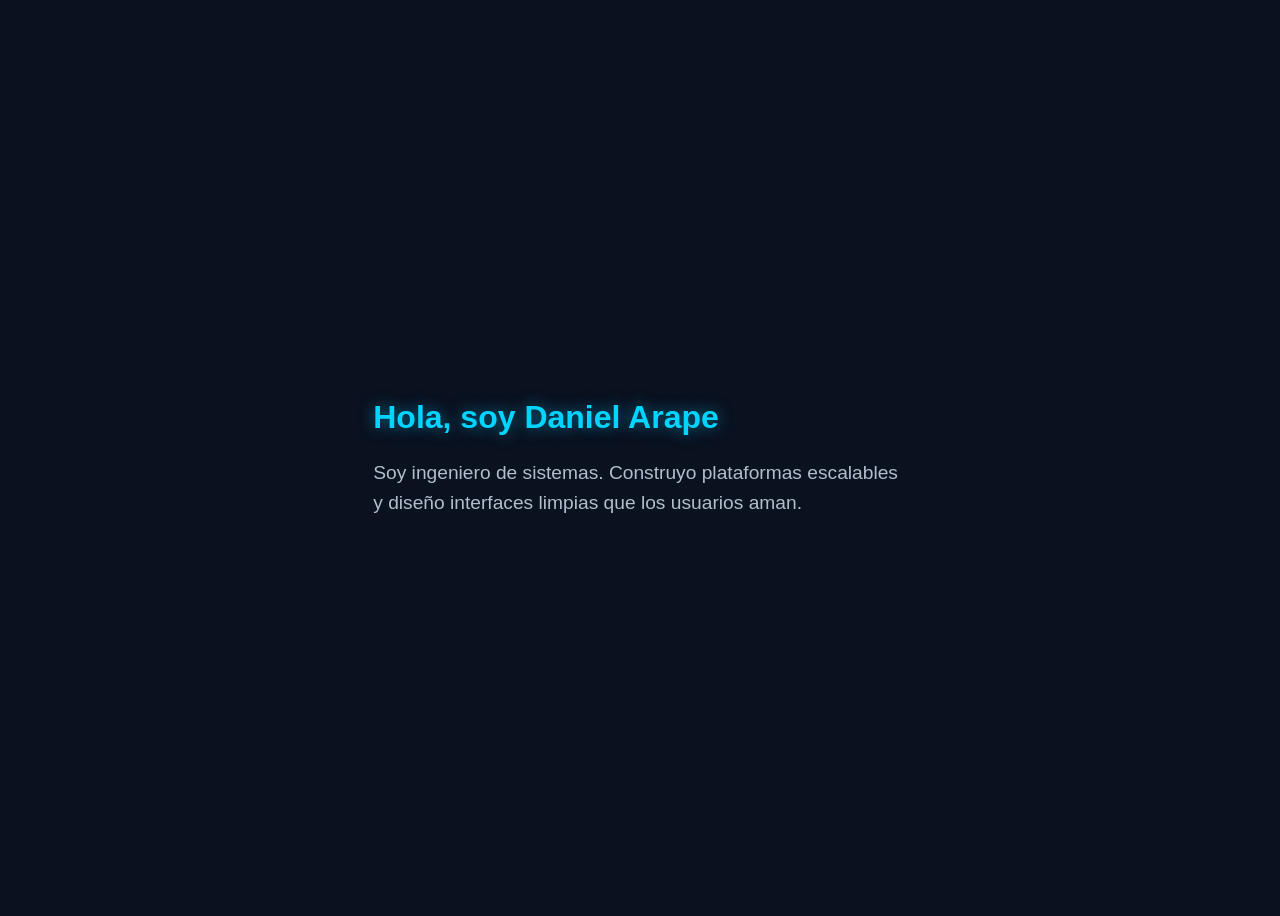
<file: clase-2-vivo/portafolio-3/index.html>
<!DOCTYPE html>
<html lang="en">
<head>
  <meta charset="UTF-8">
  <meta name="viewport" content="width=device-width, initial-scale=1.0">
  <title>Document</title>
  <link rel="stylesheet" href="style.css">
</head>
<body>
  <div class="contenedor">
    <h1>Hola, soy Daniel Arape</h1>
    <p>Soy ingeniero de sistemas. Construyo plataformas escalables y diseño interfaces limpias que los usuarios aman.</p>
  </div>
</body>
</html>
</file>
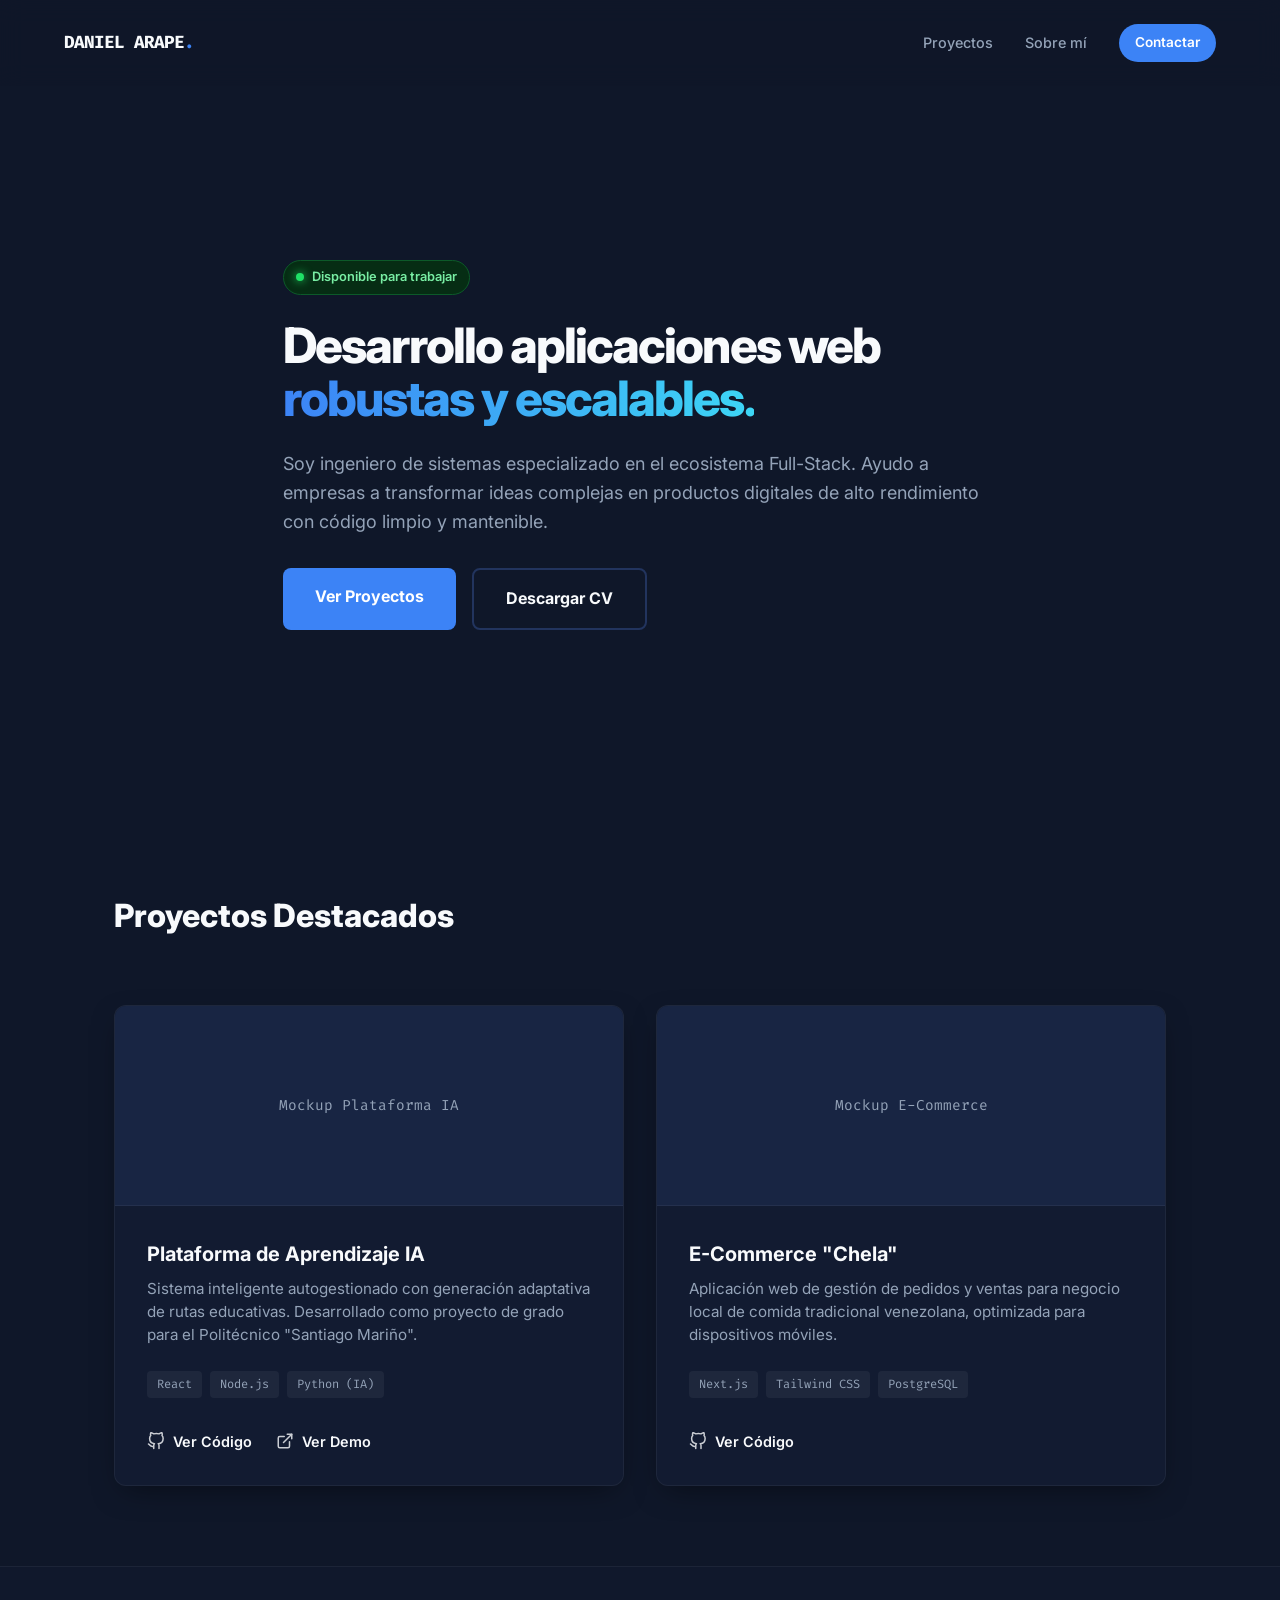
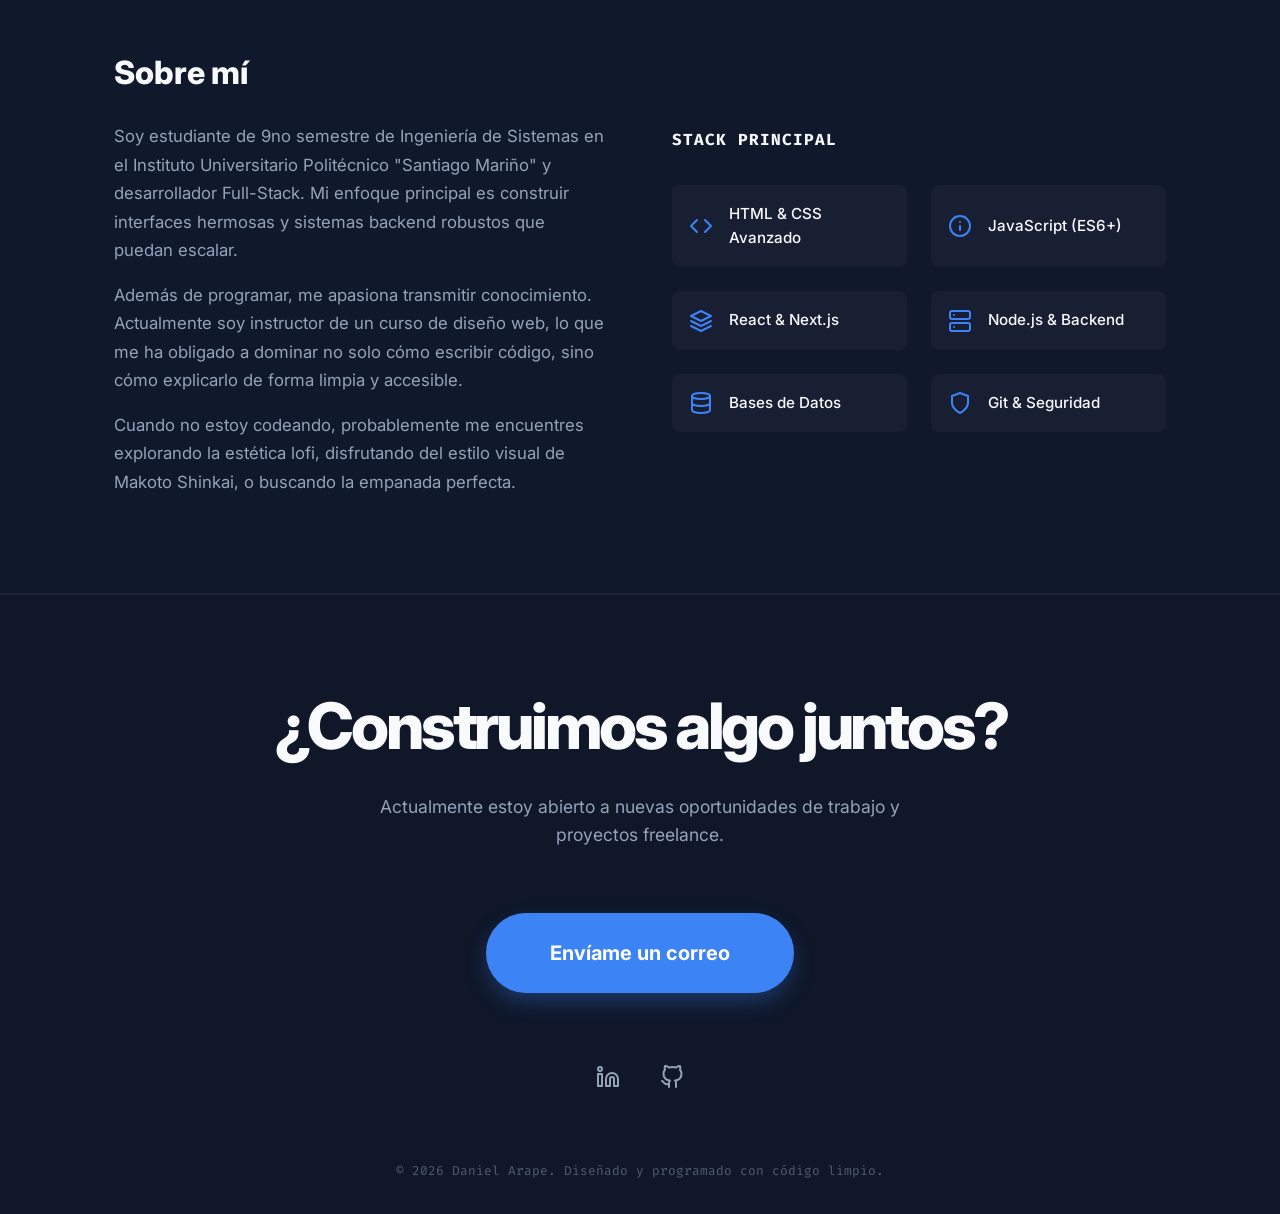
<file: clase-2/header/index.html>
<!DOCTYPE html>
<html lang="es">
<head>
  <meta charset="UTF-8">
  <meta name="viewport" content="width=device-width, initial-scale=1.0">
  <title>Daniel Arape | Full-Stack Developer</title>
  <link href="https://fonts.googleapis.com/css2?family=Fira+Code:wght@700&family=Inter:wght@400;500;600;700;800&display=swap" rel="stylesheet">
  <link rel="stylesheet" href="style.css">
</head>
<body>

  <header class="navbar">
    <div class="logo">
      DANIEL ARAPE<span class="dot">.</span>
    </div>

    <nav class="nav-links">
      <a href="#proyectos" class="link-ghost">Proyectos</a>
      <a href="#sobre-mi" class="link-ghost">Sobre mí</a>
      <a href="#contacto" class="btn-cta">Contactar</a>
    </nav>
  </header>

  <main class="hero">
    <div class="container">
      
      <div class="status-badge">
        <span class="dot-online"></span> Disponible para trabajar
      </div>

      <h1 class="hero-title">
        Desarrollo aplicaciones web <br>
        <span class="text-gradient">robustas y escalables.</span>
      </h1>

      <p class="hero-bio">
        Soy ingeniero de sistemas especializado en el ecosistema Full-Stack. 
        Ayudo a empresas a transformar ideas complejas en productos digitales 
        de alto rendimiento con código limpio y mantenible.
      </p>

      <div class="hero-actions">
        <a href="#proyectos" class="btn-primary">Ver Proyectos</a>
        <a href="#cv" class="btn-secondary">Descargar CV</a>
      </div>

    </div>
  </main>

  <section id="proyectos" class="seccion-proyectos">
    <div class="container">
      
      <h2 class="titulo-seccion">Proyectos Destacados</h2>

      <div class="grid-proyectos">
        
        <article class="tarjeta-proyecto">
          <div class="tarjeta-imagen">
            <div class="img-placeholder">Mockup Plataforma IA</div>
          </div>
          
          <div class="tarjeta-cuerpo">
            <h3 class="tarjeta-titulo">Plataforma de Aprendizaje IA</h3>
            <p class="tarjeta-desc">
              Sistema inteligente autogestionado con generación adaptativa de rutas educativas. Desarrollado como proyecto de grado para el Politécnico "Santiago Mariño".
            </p>
            
            <div class="stack-tecnologico">
              <span class="tag-tech">React</span>
              <span class="tag-tech">Node.js</span>
              <span class="tag-tech">Python (IA)</span>
            </div>
            
            <div class="tarjeta-enlaces">
              <a href="#" class="link-icono">
                <svg width="18" height="18" viewBox="0 0 24 24" fill="none" stroke="currentColor" stroke-width="2" stroke-linecap="round" stroke-linejoin="round"><path d="M9 19c-5 1.5-5-2.5-7-3m14 6v-3.87a3.37 3.37 0 0 0-.94-2.61c3.14-.35 6.44-1.54 6.44-7A5.44 5.44 0 0 0 20 4.77 5.07 5.07 0 0 0 19.91 1S18.73.65 16 2.48a13.38 13.38 0 0 0-7 0C6.27.65 5.09 1 5.09 1A5.07 5.07 0 0 0 5 4.77a5.44 5.44 0 0 0-1.5 3.78c0 5.42 3.3 6.61 6.44 7A3.37 3.37 0 0 0 9 18.13V22"></path></svg>
                Ver Código
              </a>
              <a href="#" class="link-icono">
                <svg width="18" height="18" viewBox="0 0 24 24" fill="none" stroke="currentColor" stroke-width="2" stroke-linecap="round" stroke-linejoin="round"><path d="M18 13v6a2 2 0 0 1-2 2H5a2 2 0 0 1-2-2V8a2 2 0 0 1 2-2h6"></path><polyline points="15 3 21 3 21 9"></polyline><line x1="10" y1="14" x2="21" y2="3"></line></svg>
                Ver Demo
              </a>
            </div>
          </div>
        </article>

        <article class="tarjeta-proyecto">
          <div class="tarjeta-imagen">
            <div class="img-placeholder">Mockup E-Commerce</div>
          </div>
          
          <div class="tarjeta-cuerpo">
            <h3 class="tarjeta-titulo">E-Commerce "Chela"</h3>
            <p class="tarjeta-desc">
              Aplicación web de gestión de pedidos y ventas para negocio local de comida tradicional venezolana, optimizada para dispositivos móviles.
            </p>
            
            <div class="stack-tecnologico">
              <span class="tag-tech">Next.js</span>
              <span class="tag-tech">Tailwind CSS</span>
              <span class="tag-tech">PostgreSQL</span>
            </div>
            
            <div class="tarjeta-enlaces">
              <a href="#" class="link-icono">
                <svg width="18" height="18" viewBox="0 0 24 24" fill="none" stroke="currentColor" stroke-width="2" stroke-linecap="round" stroke-linejoin="round"><path d="M9 19c-5 1.5-5-2.5-7-3m14 6v-3.87a3.37 3.37 0 0 0-.94-2.61c3.14-.35 6.44-1.54 6.44-7A5.44 5.44 0 0 0 20 4.77 5.07 5.07 0 0 0 19.91 1S18.73.65 16 2.48a13.38 13.38 0 0 0-7 0C6.27.65 5.09 1 5.09 1A5.07 5.07 0 0 0 5 4.77a5.44 5.44 0 0 0-1.5 3.78c0 5.42 3.3 6.61 6.44 7A3.37 3.37 0 0 0 9 18.13V22"></path></svg>
                Ver Código
              </a>
            </div>
          </div>
        </article>

      </div>
    </div>
  </section>

  <section id="sobre-mi" class="seccion-sobre-mi">
    <div class="container">
      
      <div class="layout-2-columnas">
        
        <div class="columna-texto">
          <h2 class="titulo-seccion">Sobre mí</h2>
          
          <div class="bio-extendida">
            <p>
              Soy estudiante de 9no semestre de Ingeniería de Sistemas en el Instituto Universitario Politécnico "Santiago Mariño" y desarrollador Full-Stack. Mi enfoque principal es construir interfaces hermosas y sistemas backend robustos que puedan escalar.
            </p>
            <p>
              Además de programar, me apasiona transmitir conocimiento. Actualmente soy instructor de un curso de diseño web, lo que me ha obligado a dominar no solo cómo escribir código, sino cómo explicarlo de forma limpia y accesible. 
            </p>
            <p>
              Cuando no estoy codeando, probablemente me encuentres explorando la estética lofi, disfrutando del estilo visual de Makoto Shinkai, o buscando la empanada perfecta.
            </p>
          </div>
        </div>

        <div class="columna-stack">
          <h3 class="subtitulo-stack">Stack Principal</h3>
          
          <div class="grid-tecnologias">
            
            <div class="tech-item">
              <svg class="tech-icon" viewBox="0 0 24 24" fill="none" stroke="currentColor" stroke-width="2" stroke-linecap="round" stroke-linejoin="round"><polyline points="16 18 22 12 16 6"></polyline><polyline points="8 6 2 12 8 18"></polyline></svg>
              <span>HTML & CSS Avanzado</span>
            </div>
            
            <div class="tech-item">
              <svg class="tech-icon" viewBox="0 0 24 24" fill="none" stroke="currentColor" stroke-width="2" stroke-linecap="round" stroke-linejoin="round"><circle cx="12" cy="12" r="10"></circle><line x1="12" y1="16" x2="12" y2="12"></line><line x1="12" y1="8" x2="12.01" y2="8"></line></svg>
              <span>JavaScript (ES6+)</span>
            </div>

            <div class="tech-item">
              <svg class="tech-icon" viewBox="0 0 24 24" fill="none" stroke="currentColor" stroke-width="2" stroke-linecap="round" stroke-linejoin="round"><path d="M12 2L2 7l10 5 10-5-10-5z"></path><path d="M2 17l10 5 10-5"></path><path d="M2 12l10 5 10-5"></path></svg>
              <span>React & Next.js</span>
            </div>

            <div class="tech-item">
              <svg class="tech-icon" viewBox="0 0 24 24" fill="none" stroke="currentColor" stroke-width="2" stroke-linecap="round" stroke-linejoin="round"><rect x="2" y="2" width="20" height="8" rx="2" ry="2"></rect><rect x="2" y="14" width="20" height="8" rx="2" ry="2"></rect><line x1="6" y1="6" x2="6.01" y2="6"></line><line x1="6" y1="18" x2="6.01" y2="18"></line></svg>
              <span>Node.js & Backend</span>
            </div>

            <div class="tech-item">
              <svg class="tech-icon" viewBox="0 0 24 24" fill="none" stroke="currentColor" stroke-width="2" stroke-linecap="round" stroke-linejoin="round"><ellipse cx="12" cy="5" rx="9" ry="3"></ellipse><path d="M21 12c0 1.66-4 3-9 3s-9-1.34-9-3"></path><path d="M3 5v14c0 1.66 4 3 9 3s9-1.34 9-3V5"></path></svg>
              <span>Bases de Datos</span>
            </div>

            <div class="tech-item">
              <svg class="tech-icon" viewBox="0 0 24 24" fill="none" stroke="currentColor" stroke-width="2" stroke-linecap="round" stroke-linejoin="round"><path d="M12 22s8-4 8-10V5l-8-3-8 3v7c0 6 8 10 8 10z"></path></svg>
              <span>Git & Seguridad</span>
            </div>

          </div>
        </div>

      </div>

    </div>
  </section>
  <footer id="contacto" class="footer-cta">
    <div class="container footer-content">
      
      <h2 class="titulo-gigante">¿Construimos algo juntos?</h2>
      <p class="subtitulo-footer">
        Actualmente estoy abierto a nuevas oportunidades de trabajo y proyectos freelance.
      </p>

      <a href="mailto:hola@danielarape.dev" class="btn-primario-xl">
        Envíame un correo
      </a>

      <div class="redes-sociales">
        <a href="#" class="icono-fantasma" aria-label="LinkedIn">
          <svg viewBox="0 0 24 24" width="24" height="24" stroke="currentColor" stroke-width="2" fill="none" stroke-linecap="round" stroke-linejoin="round"><path d="M16 8a6 6 0 0 1 6 6v7h-4v-7a2 2 0 0 0-2-2 2 2 0 0 0-2 2v7h-4v-7a6 6 0 0 1 6-6z"></path><rect x="2" y="9" width="4" height="12"></rect><circle cx="4" cy="4" r="2"></circle></svg>
        </a>
        <a href="#" class="icono-fantasma" aria-label="GitHub">
          <svg viewBox="0 0 24 24" width="24" height="24" stroke="currentColor" stroke-width="2" fill="none" stroke-linecap="round" stroke-linejoin="round"><path d="M9 19c-5 1.5-5-2.5-7-3m14 6v-3.87a3.37 3.37 0 0 0-.94-2.61c3.14-.35 6.44-1.54 6.44-7A5.44 5.44 0 0 0 20 4.77 5.07 5.07 0 0 0 19.91 1S18.73.65 16 2.48a13.38 13.38 0 0 0-7 0C6.27.65 5.09 1 5.09 1A5.07 5.07 0 0 0 5 4.77a5.44 5.44 0 0 0-1.5 3.78c0 5.42 3.3 6.61 6.44 7A3.37 3.37 0 0 0 9 18.13V22"></path></svg>
        </a>
      </div>

      <div class="copyright">
        <p>© 2026 Daniel Arape. Diseñado y programado con código limpio.</p>
      </div>

    </div>
  </footer>
</body>
</html>
</file>
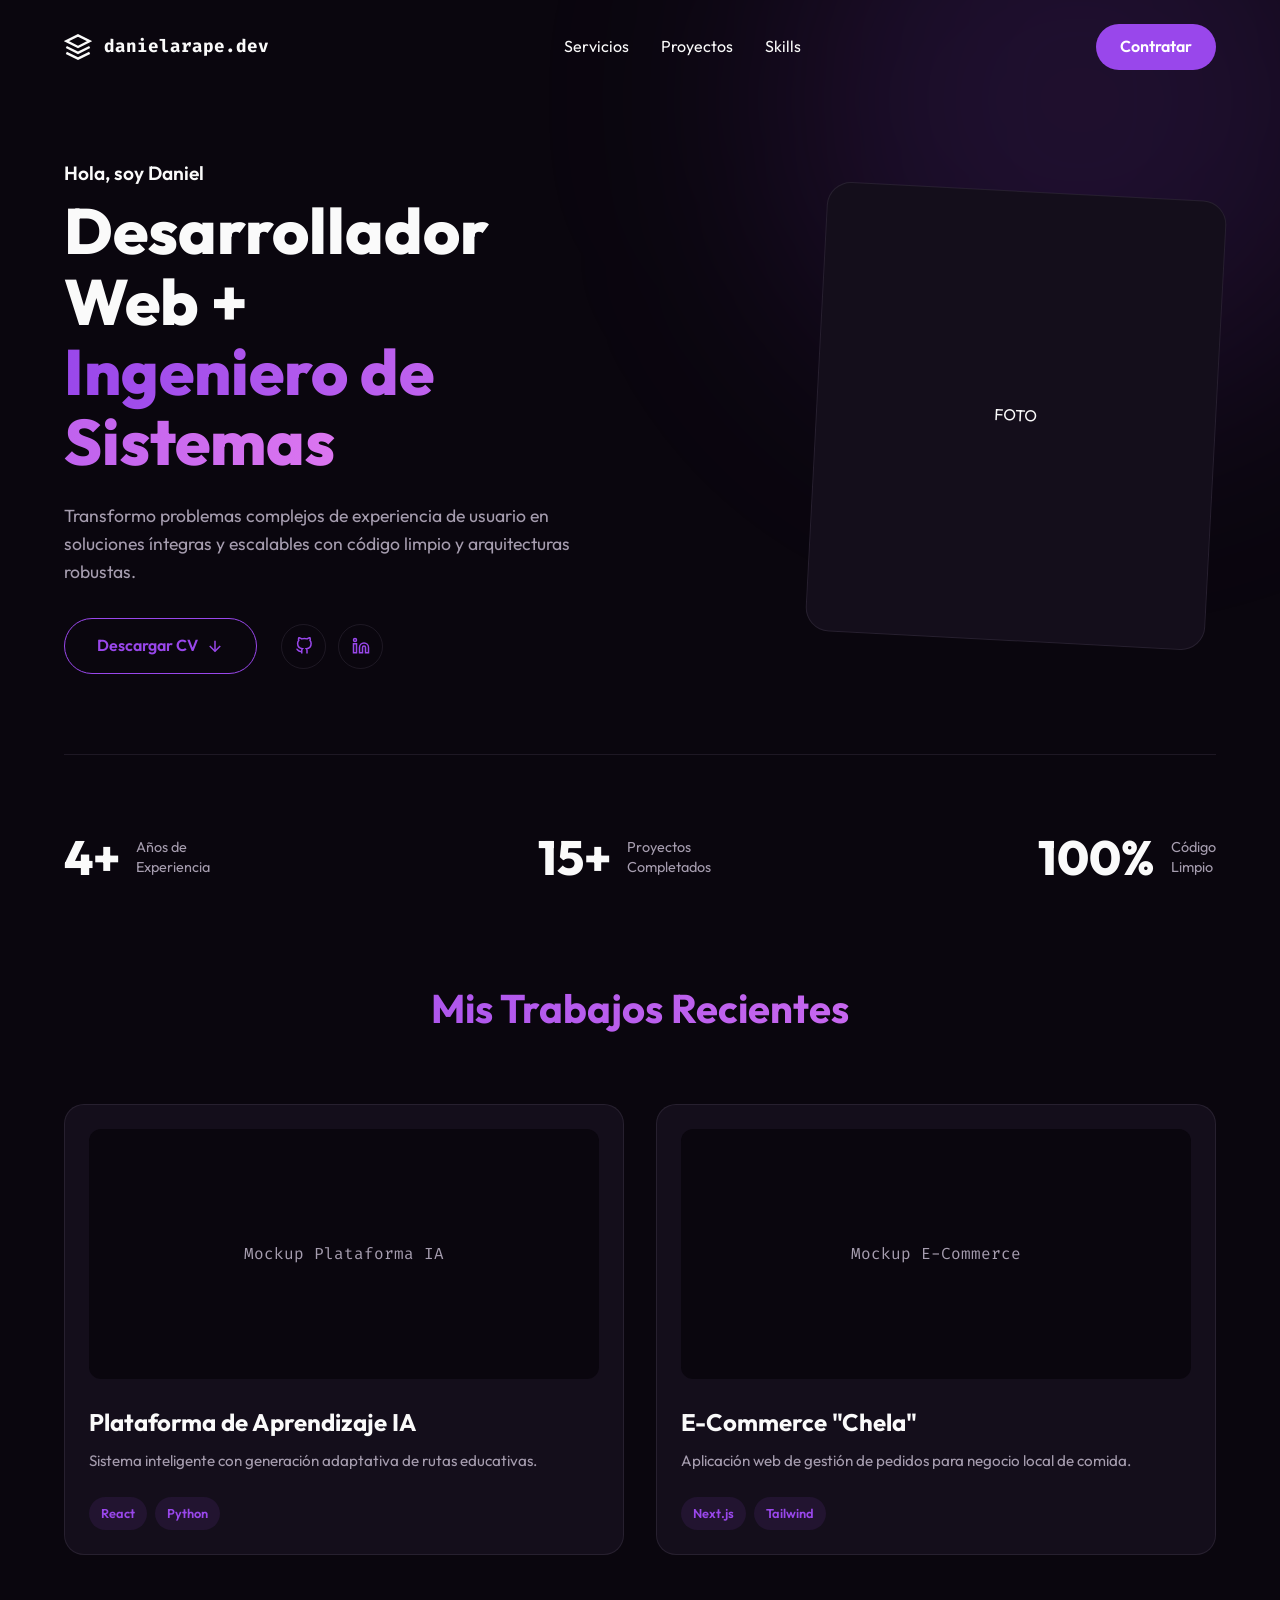
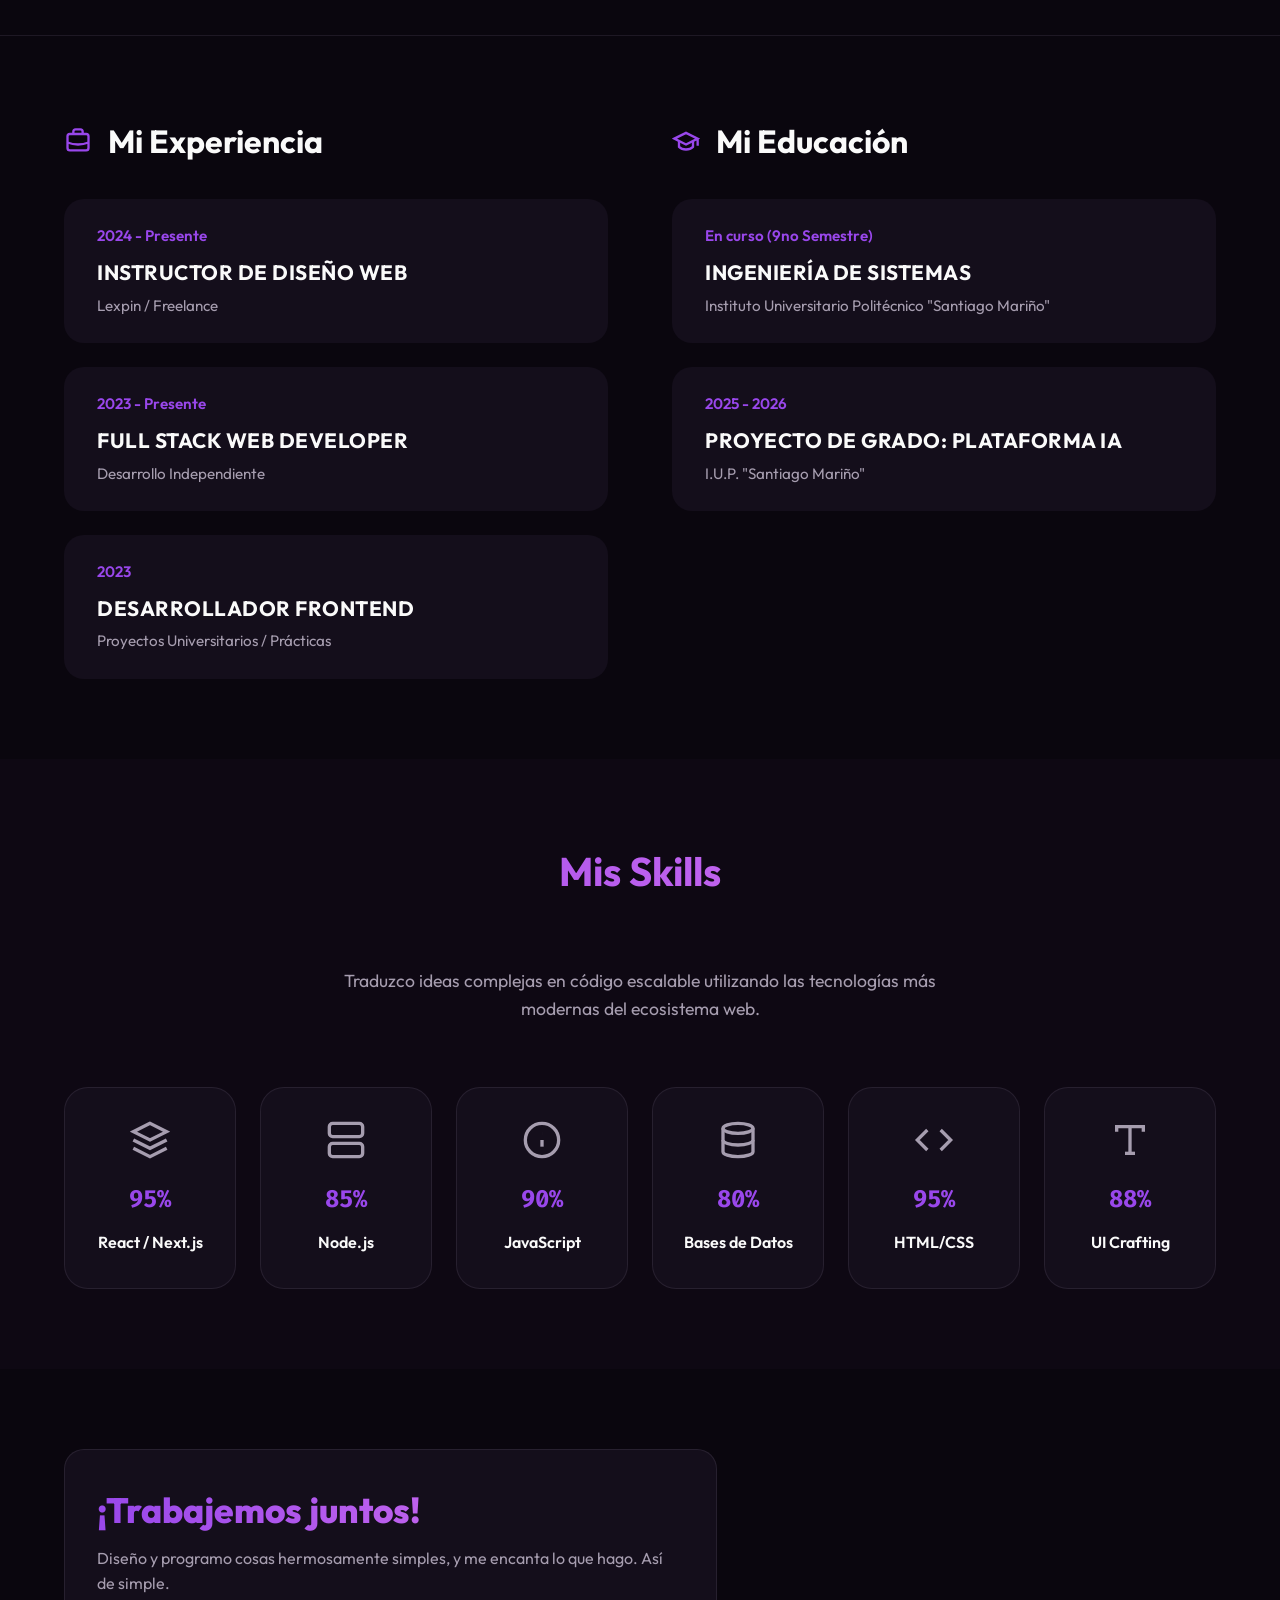
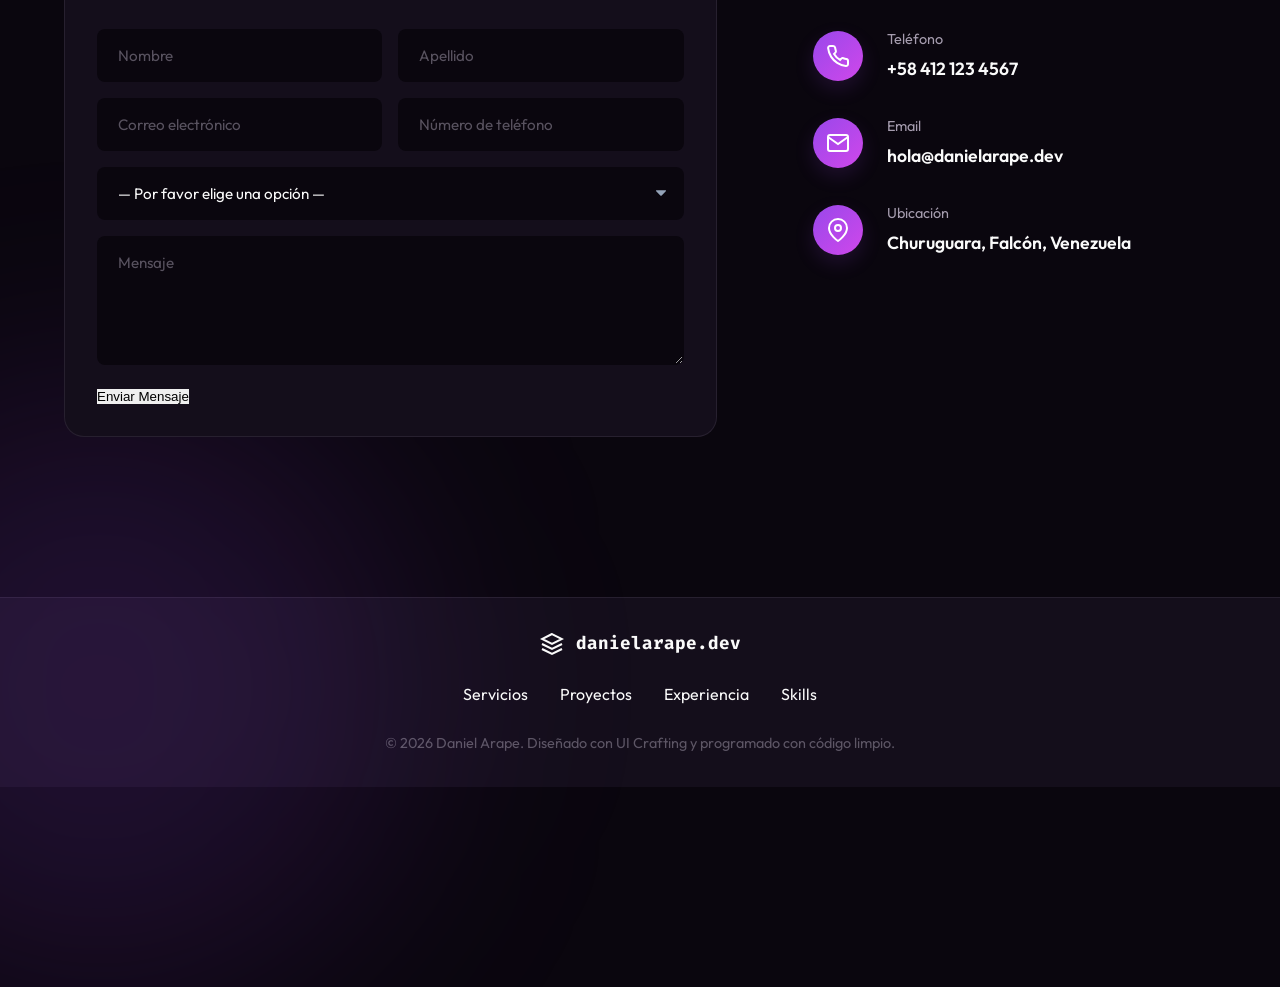
<file: clase-2/option-2/index.html>
<!DOCTYPE html>
<html lang="es">
<head>
  <meta charset="UTF-8">
  <meta name="viewport" content="width=device-width, initial-scale=1.0">
  <title>Daniel Arape | Web Developer + UX Designer</title>
  <link href="https://fonts.googleapis.com/css2?family=Fira+Code:wght@400;700&family=Outfit:wght@300;400;600;800&display=swap" rel="stylesheet">
  <link rel="stylesheet" href="style.css">
</head>
<body>

  <div class="glow-bg glow-top"></div>
  <div class="glow-bg glow-bottom"></div>

  <header class="navbar">
    <div class="container nav-container">
      <div class="logo">
        <svg viewBox="0 0 24 24" width="28" height="28" stroke="currentColor" stroke-width="2" fill="none"><path d="M12 2L2 7l10 5 10-5-10-5z"></path><path d="M2 17l10 5 10-5"></path><path d="M2 12l10 5 10-5"></path></svg>
        <span class="logo-text">danielarape.dev</span>
      </div>
      <nav class="nav-links">
        <a href="#proyectos" class="link-ghost">Servicios</a>
        <a href="#proyectos" class="link-ghost">Proyectos</a>
        <a href="#sobre-mi" class="link-ghost">Skills</a>
      </nav>
      <a href="#contacto" class="btn-cta">Contratar</a>
    </div>
  </header>

  <main class="hero">
    <div class="container">
      
      <div class="hero-grid">
        <div class="hero-content">
          <p class="hero-greeting">Hola, soy Daniel</p>
          <h1 class="hero-title">
            Desarrollador Web + <br>
            <span class="text-gradient">Ingeniero de Sistemas</span>
          </h1>
          <p class="hero-bio">
            Transformo problemas complejos de experiencia de usuario en soluciones íntegras y escalables con código limpio y arquitecturas robustas.
          </p>
          <div class="hero-actions">
            <a href="#cv" class="btn-primary">Descargar CV <svg width="18" height="18" viewBox="0 0 24 24" fill="none" stroke="currentColor" stroke-width="2"><line x1="12" y1="5" x2="12" y2="19"></line><polyline points="19 12 12 19 5 12"></polyline></svg></a>
            
            <div class="social-icons">
              <a href="#" class="icon-circle"><svg width="18" height="18" viewBox="0 0 24 24" fill="none" stroke="currentColor" stroke-width="2"><path d="M9 19c-5 1.5-5-2.5-7-3m14 6v-3.87a3.37 3.37 0 0 0-.94-2.61c3.14-.35 6.44-1.54 6.44-7A5.44 5.44 0 0 0 20 4.77 5.07 5.07 0 0 0 19.91 1S18.73.65 16 2.48a13.38 13.38 0 0 0-7 0C6.27.65 5.09 1 5.09 1A5.07 5.07 0 0 0 5 4.77a5.44 5.44 0 0 0-1.5 3.78c0 5.42 3.3 6.61 6.44 7A3.37 3.37 0 0 0 9 18.13V22"></path></svg></a>
              <a href="#" class="icon-circle"><svg width="18" height="18" viewBox="0 0 24 24" fill="none" stroke="currentColor" stroke-width="2"><path d="M16 8a6 6 0 0 1 6 6v7h-4v-7a2 2 0 0 0-2-2 2 2 0 0 0-2 2v7h-4v-7a6 6 0 0 1 6-6z"></path><rect x="2" y="9" width="4" height="12"></rect><circle cx="4" cy="4" r="2"></circle></svg></a>
            </div>
          </div>
        </div>

        <div class="hero-image-wrapper">
          <div class="hero-image">
            <span>FOTO</span>
          </div>
        </div>
      </div>

      <div class="stats-row">
        <div class="stat-box">
          <span class="stat-number">4+</span>
          <span class="stat-text">Años de<br>Experiencia</span>
        </div>
        <div class="stat-box">
          <span class="stat-number">15+</span>
          <span class="stat-text">Proyectos<br>Completados</span>
        </div>
        <div class="stat-box">
          <span class="stat-number">100%</span>
          <span class="stat-text">Código<br>Limpio</span>
        </div>
      </div>

    </div>
  </main>

  <section id="proyectos" class="seccion-proyectos">
    <div class="container">
      <h2 class="titulo-centrado text-gradient">Mis Trabajos Recientes</h2>
      
      <div class="grid-proyectos">
        <article class="tarjeta-proyecto">
          <div class="tarjeta-imagen">Mockup Plataforma IA</div>
          <div class="tarjeta-cuerpo">
            <h3 class="tarjeta-titulo">Plataforma de Aprendizaje IA</h3>
            <p class="tarjeta-desc">Sistema inteligente con generación adaptativa de rutas educativas.</p>
            <div class="stack-tecnologico">
              <span class="tag-tech">React</span><span class="tag-tech">Python</span>
            </div>
          </div>
        </article>

        <article class="tarjeta-proyecto">
          <div class="tarjeta-imagen">Mockup E-Commerce</div>
          <div class="tarjeta-cuerpo">
            <h3 class="tarjeta-titulo">E-Commerce "Chela"</h3>
            <p class="tarjeta-desc">Aplicación web de gestión de pedidos para negocio local de comida.</p>
            <div class="stack-tecnologico">
              <span class="tag-tech">Next.js</span><span class="tag-tech">Tailwind</span>
            </div>
          </div>
        </article>
      </div>
    </div>
  </section>
  <section id="experiencia" class="seccion-experiencia">
    <div class="container">
      
      <div class="grid-2-columnas">
        
        <div class="columna-timeline">
          <h2 class="titulo-con-icono">
            <svg viewBox="0 0 24 24" width="28" height="28" stroke="currentColor" stroke-width="2" fill="none"><path d="M21 13.255A23.931 23.931 0 0112 15c-3.183 0-6.22-.62-9-1.745M16 6V4a2 2 0 00-2-2h-4a2 2 0 00-2 2v2m4 6h.01M5 20h14a2 2 0 002-2V8a2 2 0 00-2-2H5a2 2 0 00-2 2v10a2 2 0 002 2z"></path></svg>
            Mi Experiencia
          </h2>
          
          <div class="timeline-lista">
            <div class="timeline-card">
              <span class="timeline-fecha">2024 - Presente</span>
              <h3 class="timeline-titulo">INSTRUCTOR DE DISEÑO WEB</h3>
              <p class="timeline-lugar">Lexpin / Freelance</p>
            </div>

            <div class="timeline-card">
              <span class="timeline-fecha">2023 - Presente</span>
              <h3 class="timeline-titulo">FULL STACK WEB DEVELOPER</h3>
              <p class="timeline-lugar">Desarrollo Independiente</p>
            </div>
            
             <div class="timeline-card">
              <span class="timeline-fecha">2023</span>
              <h3 class="timeline-titulo">DESARROLLADOR FRONTEND</h3>
              <p class="timeline-lugar">Proyectos Universitarios / Prácticas</p>
            </div>
          </div>
        </div>

        <div class="columna-timeline">
          <h2 class="titulo-con-icono">
            <svg viewBox="0 0 24 24" width="28" height="28" stroke="currentColor" stroke-width="2" fill="none"><path d="M22 10v6M2 10l10-5 10 5-10 5z"></path><path d="M6 12v5c3 3 9 3 12 0v-5"></path></svg>
            Mi Educación
          </h2>
          
          <div class="timeline-lista">
            <div class="timeline-card">
              <span class="timeline-fecha">En curso (9no Semestre)</span>
              <h3 class="timeline-titulo">INGENIERÍA DE SISTEMAS</h3>
              <p class="timeline-lugar">Instituto Universitario Politécnico "Santiago Mariño"</p>
            </div>

            <div class="timeline-card">
              <span class="timeline-fecha">2025 - 2026</span>
              <h3 class="timeline-titulo">PROYECTO DE GRADO: PLATAFORMA IA</h3>
              <p class="timeline-lugar">I.U.P. "Santiago Mariño"</p>
            </div>
          </div>
        </div>

      </div>

    </div>
  </section>

  <section id="sobre-mi" class="seccion-skills">
    <div class="container">
      
      <div class="encabezado-centrado">
        <h2 class="titulo-centrado text-gradient">Mis Skills</h2>
        <p class="subtitulo-centrado">
          Traduzco ideas complejas en código escalable utilizando las tecnologías más modernas del ecosistema web.
        </p>
      </div>

      <div class="grid-skills">
        
        <div class="skill-card">
          <div class="skill-icon">
            <svg viewBox="0 0 24 24" width="40" height="40" stroke="currentColor" stroke-width="2" fill="none"><path d="M12 2L2 7l10 5 10-5-10-5z"></path><path d="M2 17l10 5 10-5"></path><path d="M2 12l10 5 10-5"></path></svg>
          </div>
          <span class="skill-pct">95%</span>
          <span class="skill-name">React / Next.js</span>
        </div>

        <div class="skill-card">
          <div class="skill-icon">
            <svg viewBox="0 0 24 24" width="40" height="40" stroke="currentColor" stroke-width="2" fill="none"><rect x="2" y="2" width="20" height="8" rx="2" ry="2"></rect><rect x="2" y="14" width="20" height="8" rx="2" ry="2"></rect><line x1="6" y1="6" x2="6.01" y2="6"></line><line x1="6" y1="18" x2="6.01" y2="18"></line></svg>
          </div>
          <span class="skill-pct">85%</span>
          <span class="skill-name">Node.js</span>
        </div>

        <div class="skill-card">
          <div class="skill-icon">
            <svg viewBox="0 0 24 24" width="40" height="40" stroke="currentColor" stroke-width="2" fill="none"><circle cx="12" cy="12" r="10"></circle><line x1="12" y1="16" x2="12" y2="12"></line><line x1="12" y1="8" x2="12.01" y2="8"></line></svg>
          </div>
          <span class="skill-pct">90%</span>
          <span class="skill-name">JavaScript</span>
        </div>

        <div class="skill-card">
          <div class="skill-icon">
            <svg viewBox="0 0 24 24" width="40" height="40" stroke="currentColor" stroke-width="2" fill="none"><ellipse cx="12" cy="5" rx="9" ry="3"></ellipse><path d="M21 12c0 1.66-4 3-9 3s-9-1.34-9-3"></path><path d="M3 5v14c0 1.66 4 3 9 3s9-1.34 9-3V5"></path></svg>
          </div>
          <span class="skill-pct">80%</span>
          <span class="skill-name">Bases de Datos</span>
        </div>

        <div class="skill-card">
          <div class="skill-icon">
            <svg viewBox="0 0 24 24" width="40" height="40" stroke="currentColor" stroke-width="2" fill="none"><polyline points="16 18 22 12 16 6"></polyline><polyline points="8 6 2 12 8 18"></polyline></svg>
          </div>
          <span class="skill-pct">95%</span>
          <span class="skill-name">HTML/CSS</span>
        </div>

        <div class="skill-card">
          <div class="skill-icon">
            <svg viewBox="0 0 24 24" width="40" height="40" stroke="currentColor" stroke-width="2" fill="none"><polyline points="4 7 4 4 20 4 20 7"></polyline><line x1="9" y1="20" x2="15" y2="20"></line><line x1="12" y1="4" x2="12" y2="20"></line></svg>
          </div>
          <span class="skill-pct">88%</span>
          <span class="skill-name">UI Crafting</span>
        </div>

      </div>
    </div>
  </section>

  <section id="contacto" class="seccion-contacto">
    <div class="container">
      
      <div class="grid-contacto">
        
        <div class="contacto-form-card">
          <h2 class="titulo-contacto text-gradient">¡Trabajemos juntos!</h2>
          <p class="subtitulo-contacto">
            Diseño y programo cosas hermosamente simples, y me encanta lo que hago. Así de simple.
          </p>

          <form class="formulario" action="#" method="POST">
            <div class="form-row">
              <input type="text" class="input-field" placeholder="Nombre" required>
              <input type="text" class="input-field" placeholder="Apellido" required>
            </div>
            
            <div class="form-row">
              <input type="email" class="input-field" placeholder="Correo electrónico" required>
              <input type="tel" class="input-field" placeholder="Número de teléfono">
            </div>

            <div class="form-row">
              <select class="input-field select-field" required>
                <option value="" disabled selected>— Por favor elige una opción —</option>
                <option value="freelance">Proyecto Freelance</option>
                <option value="fulltime">Oportunidad Full-Time</option>
                <option value="mentoria">Mentoría / Clases de Diseño Web</option>
              </select>
            </div>

            <div class="form-row">
              <textarea class="input-field textarea-field" rows="5" placeholder="Mensaje" required></textarea>
            </div>

            <button type="submit" class="btn-primario btn-submit">Enviar Mensaje</button>
          </form>
        </div>

        <div class="contacto-info">
          
          <div class="info-item">
            <div class="info-icon">
              <svg viewBox="0 0 24 24" width="24" height="24" stroke="currentColor" stroke-width="2" fill="none"><path d="M22 16.92v3a2 2 0 0 1-2.18 2 19.79 19.79 0 0 1-8.63-3.07 19.5 19.5 0 0 1-6-6 19.79 19.79 0 0 1-3.07-8.67A2 2 0 0 1 4.11 2h3a2 2 0 0 1 2 1.72 12.84 12.84 0 0 0 .7 2.81 2 2 0 0 1-.45 2.11L8.09 9.91a16 16 0 0 0 6 6l1.27-1.27a2 2 0 0 1 2.11-.45 12.84 12.84 0 0 0 2.81.7A2 2 0 0 1 22 16.92z"></path></svg>
            </div>
            <div class="info-text">
              <span class="info-label">Teléfono</span>
              <span class="info-valor">+58 412 123 4567</span>
            </div>
          </div>

          <div class="info-item">
            <div class="info-icon">
              <svg viewBox="0 0 24 24" width="24" height="24" stroke="currentColor" stroke-width="2" fill="none"><path d="M4 4h16c1.1 0 2 .9 2 2v12c0 1.1-.9 2-2 2H4c-1.1 0-2-.9-2-2V6c0-1.1.9-2 2-2z"></path><polyline points="22,6 12,13 2,6"></polyline></svg>
            </div>
            <div class="info-text">
              <span class="info-label">Email</span>
              <span class="info-valor">hola@danielarape.dev</span>
            </div>
          </div>

          <div class="info-item">
            <div class="info-icon">
              <svg viewBox="0 0 24 24" width="24" height="24" stroke="currentColor" stroke-width="2" fill="none"><path d="M21 10c0 7-9 13-9 13s-9-6-9-13a9 9 0 0 1 18 0z"></path><circle cx="12" cy="10" r="3"></circle></svg>
            </div>
            <div class="info-text">
              <span class="info-label">Ubicación</span>
              <span class="info-valor">Churuguara, Falcón, Venezuela</span>
            </div>
          </div>

        </div>

      </div>
    </div>
  </section>

  <footer class="footer-gerold">
    <div class="container">
      <div class="footer-content">
        
        <div class="logo">
          <svg viewBox="0 0 24 24" width="24" height="24" stroke="currentColor" stroke-width="2" fill="none"><path d="M12 2L2 7l10 5 10-5-10-5z"></path><path d="M2 17l10 5 10-5"></path><path d="M2 12l10 5 10-5"></path></svg>
          <span class="logo-text">danielarape.dev</span>
        </div>

        <nav class="footer-nav">
          <a href="#proyectos" class="link-ghost">Servicios</a>
          <a href="#proyectos" class="link-ghost">Proyectos</a>
          <a href="#experiencia" class="link-ghost">Experiencia</a>
          <a href="#sobre-mi" class="link-ghost">Skills</a>
        </nav>

        <p class="copyright">
          © 2026 Daniel Arape. Diseñado con UI Crafting y programado con código limpio.
        </p>

      </div>
    </div>
  </footer>
</body>
</html>
</file>
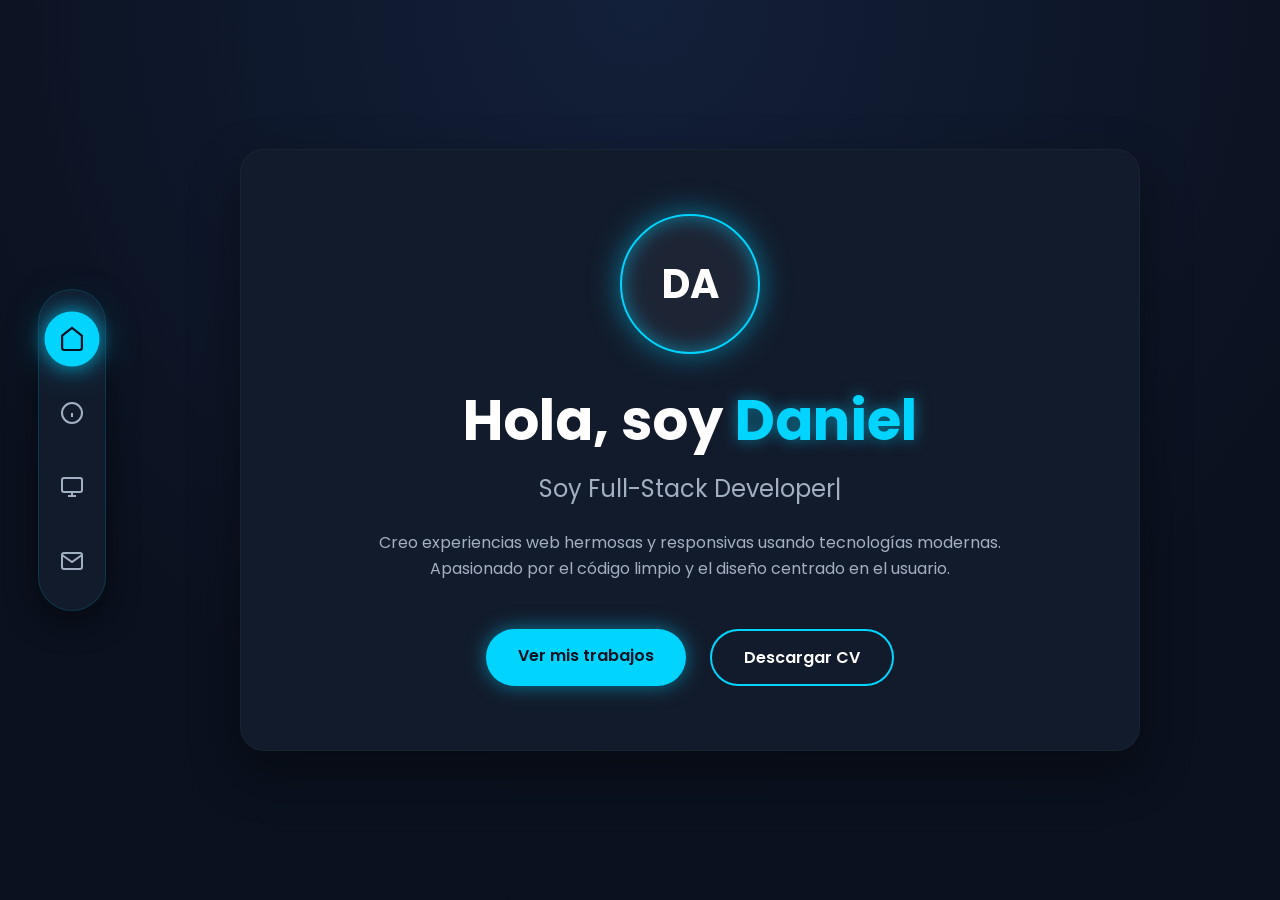
<file: clase-2/option-3/index.html>
<!DOCTYPE html>
<html lang="es">
<head>
  <meta charset="UTF-8">
  <meta name="viewport" content="width=device-width, initial-scale=1.0">
  <title>Daniel Arape | Web Developer</title>
  <link href="https://fonts.googleapis.com/css2?family=Poppins:wght@300;400;600;700&display=swap" rel="stylesheet">
  <link rel="stylesheet" href="style.css">
</head>
<body>

  <nav id="sidebar" aria-label="Navegación principal">
    <ul class="nav-menu">
      <li>
        <a href="#home" class="nav-link activo" aria-label="Ir a Inicio">
          <svg viewBox="0 0 24 24" fill="none" stroke="currentColor" stroke-width="2" width="24" height="24">
            <path d="M3 9l9-7 9 7v11a2 2 0 0 1-2 2H5a2 2 0 0 1-2-2z"></path>
          </svg>
        </a>
      </li>
      <li>
        <a href="#skills" class="nav-link" aria-label="Ir a Skills">
          <svg viewBox="0 0 24 24" fill="none" stroke="currentColor" stroke-width="2" width="24" height="24">
            <circle cx="12" cy="12" r="10"></circle><path d="M12 16v-4"></path><path d="M12 8h.01"></path>
          </svg>
        </a>
      </li>
      <li>
        <a href="#portfolio" class="nav-link" aria-label="Ir a Portafolio">
          <svg viewBox="0 0 24 24" fill="none" stroke="currentColor" stroke-width="2" width="24" height="24">
            <rect x="2" y="3" width="20" height="14" rx="2" ry="2"></rect><line x1="8" y1="21" x2="16" y2="21"></line><line x1="12" y1="17" x2="12" y2="21"></line>
          </svg>
        </a>
      </li>
      <li>
        <a href="#contacto" class="nav-link" aria-label="Ir a Contacto">
          <svg viewBox="0 0 24 24" fill="none" stroke="currentColor" stroke-width="2" width="24" height="24">
            <path d="M4 4h16c1.1 0 2 .9 2 2v12c0 1.1-.9 2-2 2H4c-1.1 0-2-.9-2-2V6c0-1.1.9-2 2-2z"></path><polyline points="22,6 12,13 2,6"></polyline>
          </svg>
        </a>
      </li>
    </ul>
  </nav>

  <main id="main-content">

    <section id="home" class="panel-seccion visible">
      <div class="avatar-contenedor">
        <span class="avatar-texto">DA</span>
      </div>
      
      <h1 class="titulo-principal">Hola, soy <span class="texto-cyan">Daniel</span></h1>
      <h2 class="subtitulo-maquina">Soy Full-Stack Developer|</h2>
      
      <p class="descripcion-hero">
        Creo experiencias web hermosas y responsivas usando tecnologías modernas. Apasionado por el código limpio y el diseño centrado en el usuario.
      </p>
      
      <div class="grupo-botones">
        <a href="#portfolio" class="btn btn-cyan-solido">Ver mis trabajos</a>
        <a href="#cv" class="btn btn-cyan-borde">Descargar CV</a>
      </div>
    </section>

    <section id="skills" class="panel-seccion">
      <h2 class="titulo-seccion"><span class="texto-cyan">Mis</span> Skills</h2>
      <p class="descripcion-seccion">
        Soy un apasionado desarrollador web con experiencia creando aplicaciones modernas y responsivas. Me especializo en el ecosistema JavaScript usando tecnologías de vanguardia.
      </p>

      <div class="lista-skills">
        <div class="item-skill">
          <div class="info-skill">
            <span class="nombre-skill">React</span>
            <span class="porcentaje-skill">90%</span>
          </div>
          <div class="barra-fondo">
            <div class="barra-progreso" data-valor="90"></div>
          </div>
        </div>

        <div class="item-skill">
          <div class="info-skill">
            <span class="nombre-skill">Tailwind CSS</span>
            <span class="porcentaje-skill">85%</span>
          </div>
          <div class="barra-fondo">
            <div class="barra-progreso" data-valor="85"></div>
          </div>
        </div>

        <div class="item-skill">
          <div class="info-skill">
            <span class="nombre-skill">Node.js & Python</span>
            <span class="porcentaje-skill">80%</span>
          </div>
          <div class="barra-fondo">
            <div class="barra-progreso" data-valor="80"></div>
          </div>
        </div>

        <div class="item-skill">
          <div class="info-skill">
            <span class="nombre-skill">Next.js</span>
            <span class="porcentaje-skill">95%</span>
          </div>
          <div class="barra-fondo">
            <div class="barra-progreso" data-valor="95"></div>
          </div>
        </div>
      </div>
    </section>

    <section id="portfolio" class="panel-seccion">
      <h2 class="titulo-seccion"><span class="texto-cyan">Mi</span> Portafolio</h2>
      <p class="descripcion-seccion">Una colección de mis proyectos recientes.</p>

      <div class="grid-proyectos">
        <article class="tarjeta-proyecto">
          <div class="imagen-proyecto">
            <span>Mockup Plataforma IA</span>
          </div>
          <div class="contenido-proyecto">
            <span class="etiqueta-estado">COMPLETADO</span>
            <h3 class="titulo-proyecto">Plataforma Educativa IA</h3>
            <p class="texto-proyecto">Sistema inteligente autogestionado con generación de rutas adaptativas.</p>
            <div class="contenedor-tags">
              <span class="tag">React</span>
              <span class="tag">Node.js</span>
              <span class="tag">Python</span>
            </div>
          </div>
        </article>

        <article class="tarjeta-proyecto">
          <div class="imagen-proyecto">
            <span>Mockup E-Commerce</span>
          </div>
          <div class="contenido-proyecto">
            <span class="etiqueta-estado">COMPLETADO</span>
            <h3 class="titulo-proyecto">E-Commerce "Chela"</h3>
            <p class="texto-proyecto">Gestión de pedidos y ventas optimizada para dispositivos móviles.</p>
            <div class="contenedor-tags">
              <span class="tag">Next.js</span>
              <span class="tag">Tailwind</span>
            </div>
          </div>
        </article>
      </div>
    </section>

    <section id="contacto" class="panel-seccion">
      <h2 class="titulo-seccion"><span class="texto-cyan">Escríbe</span>me</h2>
      <p class="descripcion-seccion">¿Tienes un proyecto en mente? ¡Hagámoslo realidad!</p>
      
      <form id="formulario-contacto" action="#" method="POST">
        <div class="grupo-inputs">
          <input type="text" name="nombre" placeholder="Tu Nombre" required>
          <input type="email" name="email" placeholder="Tu Email" required>
        </div>
        <input type="text" name="asunto" placeholder="Asunto" required>
        <textarea name="mensaje" rows="5" placeholder="Tu Mensaje" required></textarea>
        <button type="submit" class="btn btn-cyan-solido">Enviar Mensaje</button>
      </form>
    </section>

  </main>

  <script src="script.js"></script>
</body>
</html>
</file>
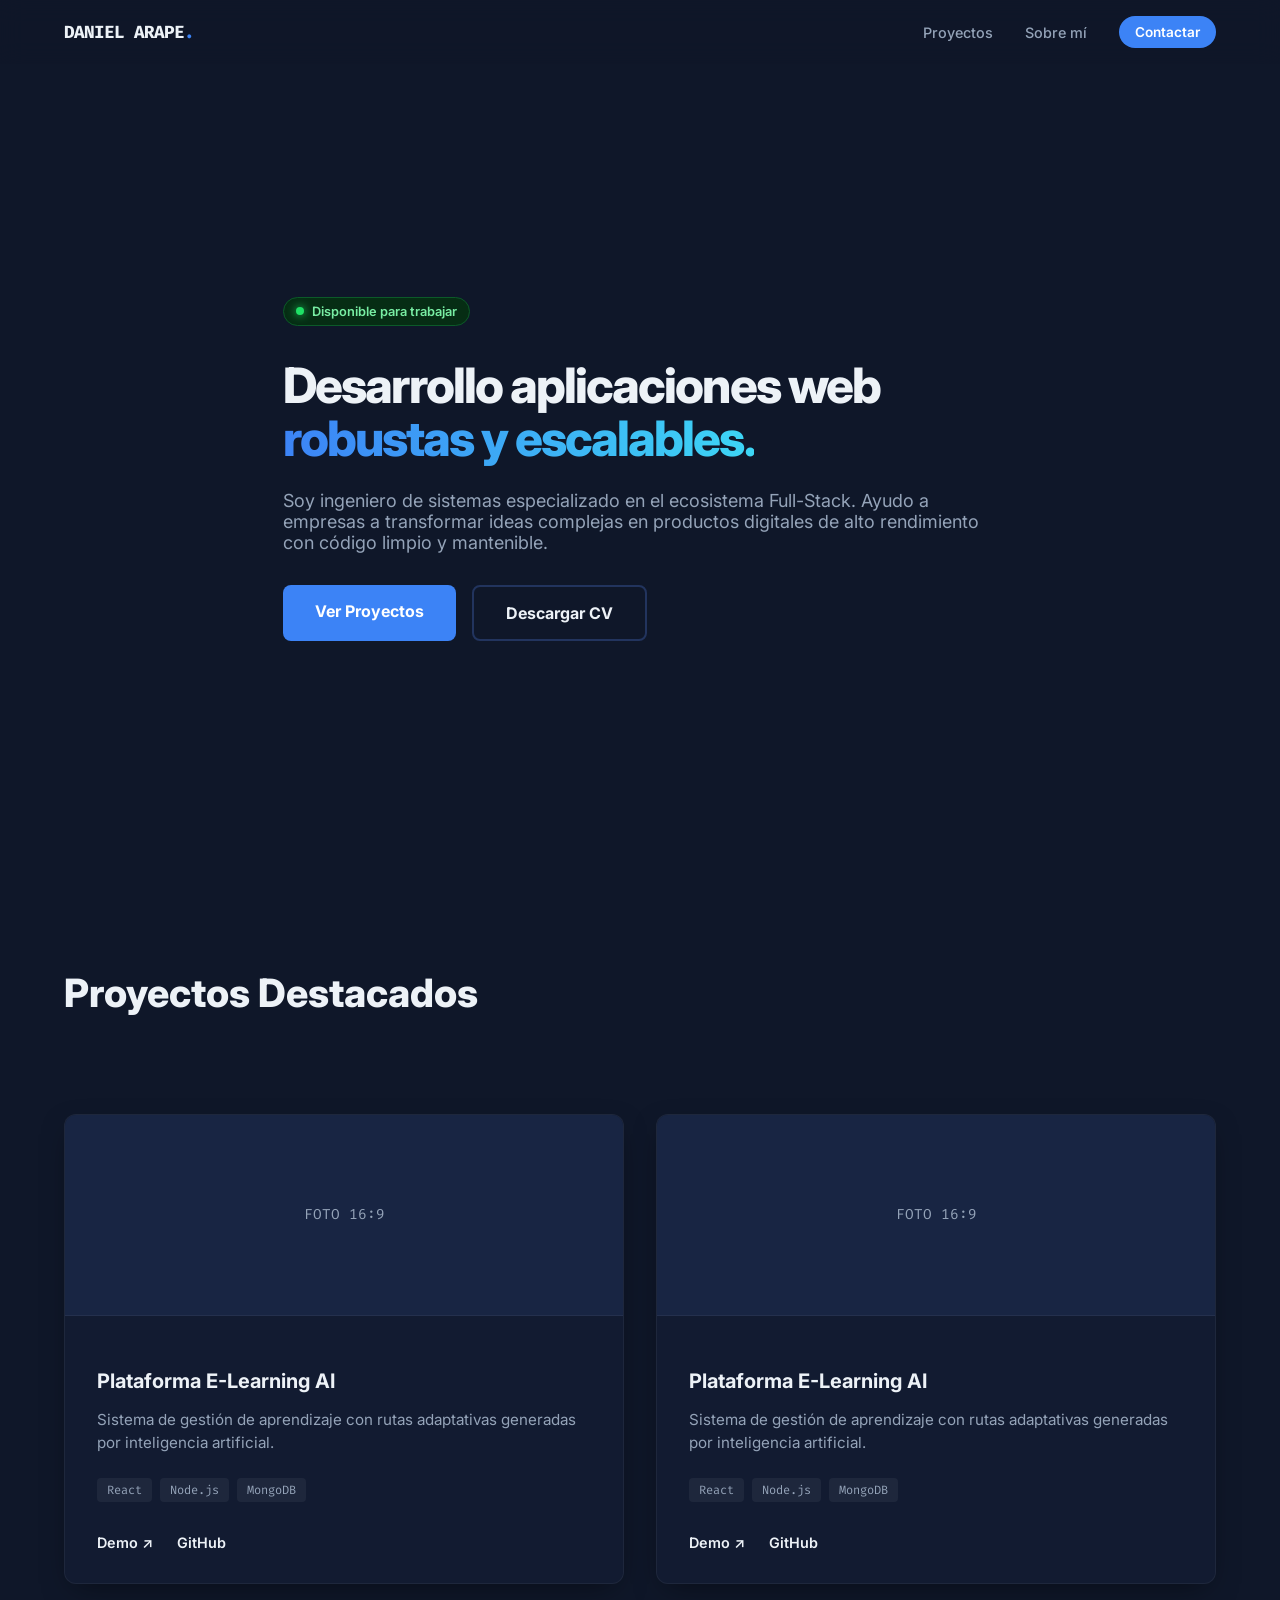
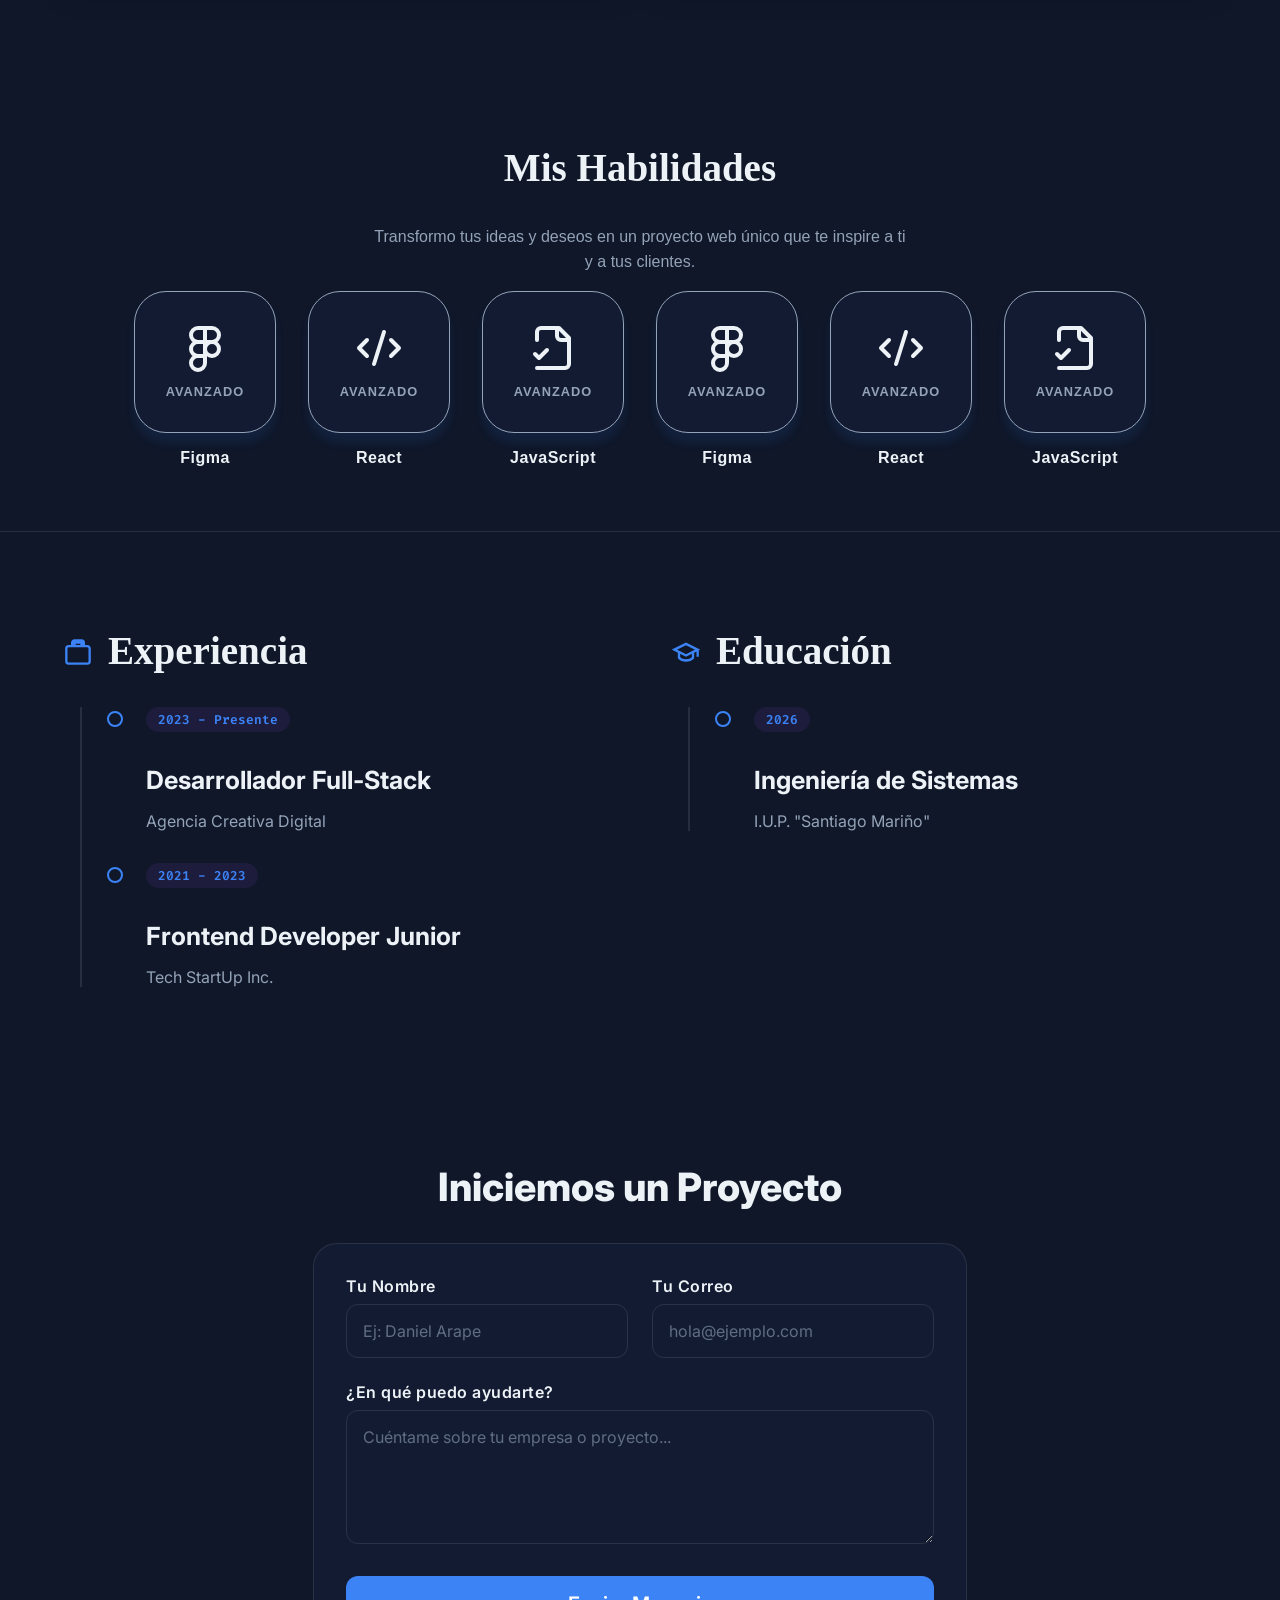
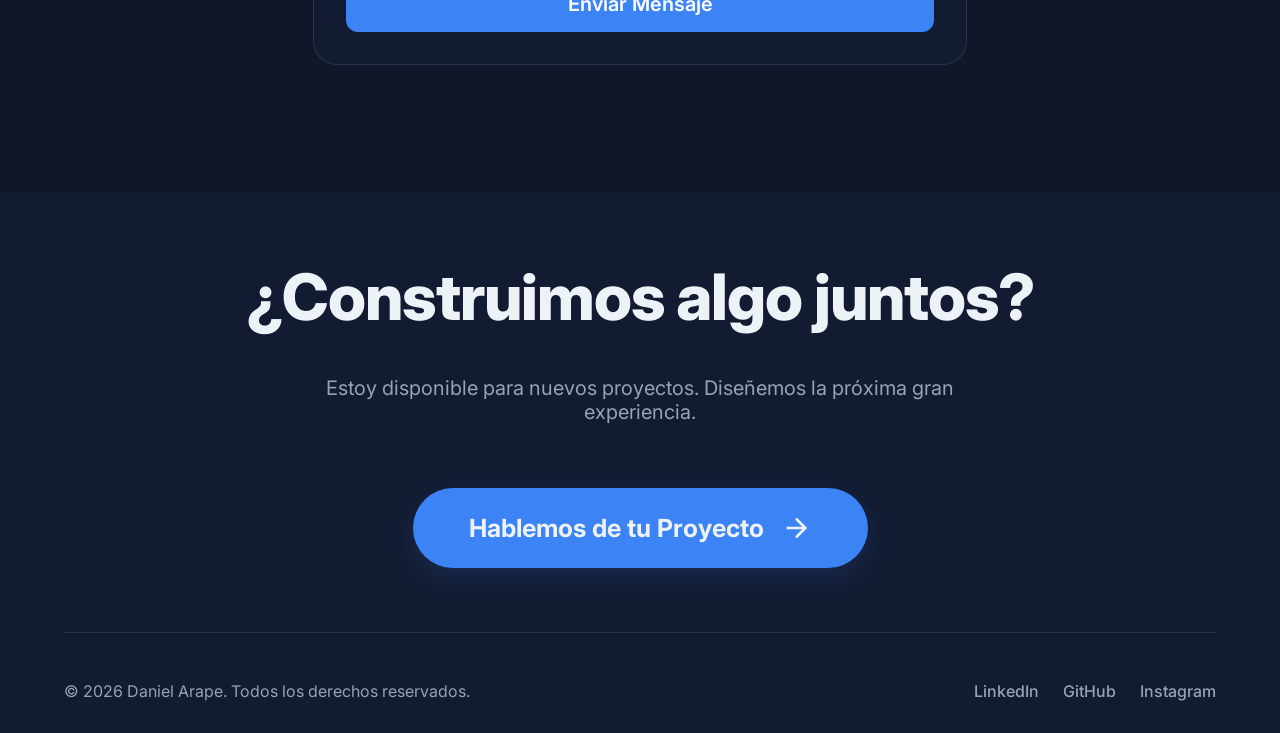
<file: vivo/1/index.html>
<!DOCTYPE html>
<html lang="en">
<head>
  <meta charset="UTF-8">
  <meta name="viewport" content="width=device-width, initial-scale=1.0">
  <title>Daniel Arapé - Portafolio</title>
  <link rel="stylesheet" href="styles/style.css">
  <link href="https://fonts.googleapis.com/css2?family=Fira+Code:wght@400;700&family=Inter:wght@400;600;800&display=swap" rel="stylesheet">
  <link rel="stylesheet" href="styles/hero.css">
  <link rel="stylesheet" href="styles/navbar.css">
  <link rel="stylesheet" href="styles/proyectos.css">
  <link rel="stylesheet" href="styles/skills.css">
  <link rel="stylesheet" href="styles/experiencia.css">
  <link rel="stylesheet" href="styles/formulario.css">
  <link rel="stylesheet" href="styles/footer.css">
</head>
<body>
  <header class="navbar">
    <div class="logo">
      DANIEL ARAPE<span class="dot">.</span>
    </div>

    <nav class="nav-links">
      <a href="#proyectos" class="link-ghost">Proyectos</a>
      <a href="#sobre-mi" class="link-ghost">Sobre mí</a>
      <a href="#contacto" class="btn-cta">Contactar</a>
    </nav>
  </header>

  <main class="hero">
    <div class="container">
      <div class="status-badge">
        <div class="dot-online"></div>
        Disponible para trabajar
      </div>

      <h1 class="hero-title">
        Desarrollo aplicaciones web <br>
        <span class="text-gradient">robustas y escalables.</span>
      </h1>

      <p class="hero-bio">
        Soy ingeniero de sistemas especializado en el ecosistema Full-Stack. Ayudo a empresas a transformar ideas complejas en productos digitales de alto rendimiento con código limpio y mantenible.
      </p>

      <div class="hero-actions">
        <a href="#proyectos" class="btn-primary">Ver Proyectos</a>
        <a href="#cv" class="btn-secondary">Descargar CV</a>
      </div>

    </div>
  </main>

  <section id="proyectos" class="seccion-proyectos container">
  
    <h2 class="titulo-seccion">Proyectos Destacados</h2>
    
    <div class="grid-proyectos">
      <article class="tarjeta-proyecto">
        
        <div class="tarjeta-imagen">
          <div class="img-placeholder">FOTO 16:9</div>
        </div>
        
        <div class="tarjeta-cuerpo">
          <h3 class="tarjeta-titulo">Plataforma E-Learning AI</h3>
          <p class="tarjeta-desc">Sistema de gestión de aprendizaje con rutas adaptativas generadas por inteligencia artificial.</p>
          
          <div class="stack-tecnologico">
            <span class="tag-tech">React</span>
            <span class="tag-tech">Node.js</span>
            <span class="tag-tech">MongoDB</span>
          </div>
          
          <div class="tarjeta-enlaces">
            <a href="#" class="link-icono">Demo ↗</a>
            <a href="#" class="link-icono">GitHub</a>
          </div>
        </div>

      </article>

      <article class="tarjeta-proyecto">
        
        <div class="tarjeta-imagen">
          <div class="img-placeholder">FOTO 16:9</div>
        </div>
        
        <div class="tarjeta-cuerpo">
          <h3 class="tarjeta-titulo">Plataforma E-Learning AI</h3>
          <p class="tarjeta-desc">Sistema de gestión de aprendizaje con rutas adaptativas generadas por inteligencia artificial.</p>
          
          <div class="stack-tecnologico">
            <span class="tag-tech">React</span>
            <span class="tag-tech">Node.js</span>
            <span class="tag-tech">MongoDB</span>
          </div>
          
          <div class="tarjeta-enlaces">
            <a href="#" class="link-icono">Demo ↗</a>
            <a href="#" class="link-icono">GitHub</a>
          </div>
        </div>

      </article>
    </div>
  </section>

  <section id="skills" class="seccion-skills container">
    
    <h2 class="encabezado-centrado">Mis Habilidades</h2>
    <p class="subtitulo-centrado">
      Transformo tus ideas y deseos en un proyecto web único que te inspire a ti y a tus clientes.
    </p>
    
    <div class="grid-skills">
      
      <div class="skill-wrapper">
        <div class="skill-box">
          <svg class="skill-icon" viewBox="0 0 24 24" fill="none" stroke="currentColor" stroke-width="2" stroke-linecap="round" stroke-linejoin="round">
            <path d="M5 5.5A3.5 3.5 0 0 1 8.5 2H12v7H8.5A3.5 3.5 0 0 1 5 5.5z"></path>
            <path d="M12 2h3.5a3.5 3.5 0 1 1 0 7H12V2z"></path>
            <path d="M12 12.5a3.5 3.5 0 1 1 7 0 3.5 3.5 0 1 1-7 0z"></path>
            <path d="M5 19.5A3.5 3.5 0 0 1 8.5 16H12v3.5a3.5 3.5 0 1 1-7 0z"></path>
            <path d="M5 12.5A3.5 3.5 0 0 1 8.5 9H12v7H8.5A3.5 3.5 0 0 1 5 12.5z"></path>
          </svg>
          <span class="skill-pct">Avanzado</span>
        </div>
        <span class="skill-name">Figma</span>
      </div>

      <div class="skill-wrapper">
        <div class="skill-box">
          <svg class="skill-icon" viewBox="0 0 24 24" fill="none" stroke="currentColor" stroke-width="2" stroke-linecap="round" stroke-linejoin="round">
            <path d="m18 16 4-4-4-4"/><path d="m6 8-4 4 4 4"/><path d="m14.5 4-5 16"/>
          </svg>
          <span class="skill-pct">Avanzado</span>
        </div>
        <span class="skill-name">React</span>
      </div>

      <div class="skill-wrapper">
        <div class="skill-box">
          <svg class="skill-icon" viewBox="0 0 24 24" fill="none" stroke="currentColor" stroke-width="2" stroke-linecap="round" stroke-linejoin="round">
            <path d="M4 22h14a2 2 0 0 0 2-2V7l-5-5H6a2 2 0 0 0-2 2v4"/><path d="M14 2v4a2 2 0 0 0 2 2h4"/><path d="m3 15 2 2 4-4"/>
          </svg>
          <span class="skill-pct">Avanzado</span>
        </div>
        <span class="skill-name">JavaScript</span>
      </div>

      <div class="skill-wrapper">
        <div class="skill-box">
          <svg class="skill-icon" viewBox="0 0 24 24" fill="none" stroke="currentColor" stroke-width="2" stroke-linecap="round" stroke-linejoin="round">
            <path d="M5 5.5A3.5 3.5 0 0 1 8.5 2H12v7H8.5A3.5 3.5 0 0 1 5 5.5z"></path>
            <path d="M12 2h3.5a3.5 3.5 0 1 1 0 7H12V2z"></path>
            <path d="M12 12.5a3.5 3.5 0 1 1 7 0 3.5 3.5 0 1 1-7 0z"></path>
            <path d="M5 19.5A3.5 3.5 0 0 1 8.5 16H12v3.5a3.5 3.5 0 1 1-7 0z"></path>
            <path d="M5 12.5A3.5 3.5 0 0 1 8.5 9H12v7H8.5A3.5 3.5 0 0 1 5 12.5z"></path>
          </svg>
          <span class="skill-pct">Avanzado</span>
        </div>
        <span class="skill-name">Figma</span>
      </div>

      <div class="skill-wrapper">
        <div class="skill-box">
          <svg class="skill-icon" viewBox="0 0 24 24" fill="none" stroke="currentColor" stroke-width="2" stroke-linecap="round" stroke-linejoin="round">
            <path d="m18 16 4-4-4-4"/><path d="m6 8-4 4 4 4"/><path d="m14.5 4-5 16"/>
          </svg>
          <span class="skill-pct">Avanzado</span>
        </div>
        <span class="skill-name">React</span>
      </div>

      <div class="skill-wrapper">
        <div class="skill-box">
          <svg class="skill-icon" viewBox="0 0 24 24" fill="none" stroke="currentColor" stroke-width="2" stroke-linecap="round" stroke-linejoin="round">
            <path d="M4 22h14a2 2 0 0 0 2-2V7l-5-5H6a2 2 0 0 0-2 2v4"/><path d="M14 2v4a2 2 0 0 0 2 2h4"/><path d="m3 15 2 2 4-4"/>
          </svg>
          <span class="skill-pct">Avanzado</span>
        </div>
        <span class="skill-name">JavaScript</span>
      </div>

    </div>
  </section>

    <section id="experiencia" class="seccion-experiencia container">
    
    <div class="grid-2-columnas">
      
      <div class="timeline-columna">
        <h2 class="titulo-con-icono">
          <svg width="28" height="28" viewBox="0 0 24 24" fill="none" stroke="currentColor" stroke-width="2"><path d="M20 7h-3V4c0-1.1-.9-2-2-2H9c-1.1 0-2 .9-2 2v3H4c-1.1 0-2 .9-2 2v11c0 1.1.9 2 2 2h16c1.1 0 2-.9 2-2V9c0-1.1-.9-2-2-2zm-5 0H9V4h6v3z"/></svg>
          Experiencia
        </h2>
        
        <div class="timeline-wrapper">
          
          <div class="timeline-item">
            <span class="timeline-fecha">2023 - Presente</span>
            <h3 class="timeline-titulo">Desarrollador Full-Stack</h3>
            <p class="timeline-lugar">Agencia Creativa Digital</p>
          </div>

          <div class="timeline-item">
            <span class="timeline-fecha">2021 - 2023</span>
            <h3 class="timeline-titulo">Frontend Developer Junior</h3>
            <p class="timeline-lugar">Tech StartUp Inc.</p>
          </div>

        </div>
      </div>

      <div class="timeline-columna">
        <h2 class="titulo-con-icono">
          <svg width="28" height="28" viewBox="0 0 24 24" fill="none" stroke="currentColor" stroke-width="2"><path d="M22 10v6M2 10l10-5 10 5-10 5z"/><path d="M6 12v5c3 3 9 3 12 0v-5"/></svg>
          Educación
        </h2>
        
        <div class="timeline-wrapper">
          <div class="timeline-item">
            <span class="timeline-fecha">2026</span>
            <h3 class="timeline-titulo">Ingeniería de Sistemas</h3>
            <p class="timeline-lugar">I.U.P. "Santiago Mariño"</p>
          </div>
        </div>
      </div>

    </div>
  </section>

  <section id="contacto" class="seccion-contacto container">
  
    <h2 class="titulo-seccion text-center">Iniciemos un Proyecto</h2>

    <div class="contenedor-formulario">
      <form action="#" class="formulario-premium">
        
        <div class="form-fila">
          <div class="grupo-input">
            <label for="nombre" class="label-premium">Tu Nombre</label>
            <input type="text" id="nombre" class="input-premium" placeholder="Ej: Daniel Arape" required>
          </div>

          <div class="grupo-input">
            <label for="email" class="label-premium">Tu Correo</label>
            <input type="email" id="email" class="input-premium" placeholder="hola@ejemplo.com" required>
          </div>
        </div>

        <div class="grupo-input">
          <label for="mensaje" class="label-premium">¿En qué puedo ayudarte?</label>
          <textarea id="mensaje" class="input-premium textarea-premium" rows="5" placeholder="Cuéntame sobre tu empresa o proyecto..." required></textarea>
        </div>

        <button type="submit" class="btn-submit">
          Enviar Mensaje
        </button>

      </form>
    </div>

  </section>

    <footer class="footer-premium">
    <div class="container">
      
      <div class="cta-masivo-wrapper">
        <h2 class="cta-gigante">¿Construimos algo juntos?</h2>
        <p class="cta-subtitulo">
          Estoy disponible para nuevos proyectos. Diseñemos la próxima gran experiencia.
        </p>
        
        <a href="mailto:hola@danielarape.com" class="btn-masivo">
          Hablemos de tu Proyecto 
          <svg width="32" height="32" viewBox="0 0 24 24" fill="none" stroke="currentColor" stroke-width="2"><path d="M5 12h14M12 5l7 7-7 7"/></svg>
        </a>
      </div>

      <hr class="divisor-footer">

      <div class="footer-base">
        <p class="copyright">© 2026 Daniel Arape. Todos los derechos reservados.</p>
        
        <div class="footer-enlaces">
          <a href="#" class="link-footer">LinkedIn</a>
          <a href="#" class="link-footer">GitHub</a>
          <a href="#" class="link-footer">Instagram</a>
        </div>
      </div>

    </div>
  </footer>
</body>
</html>
</file>
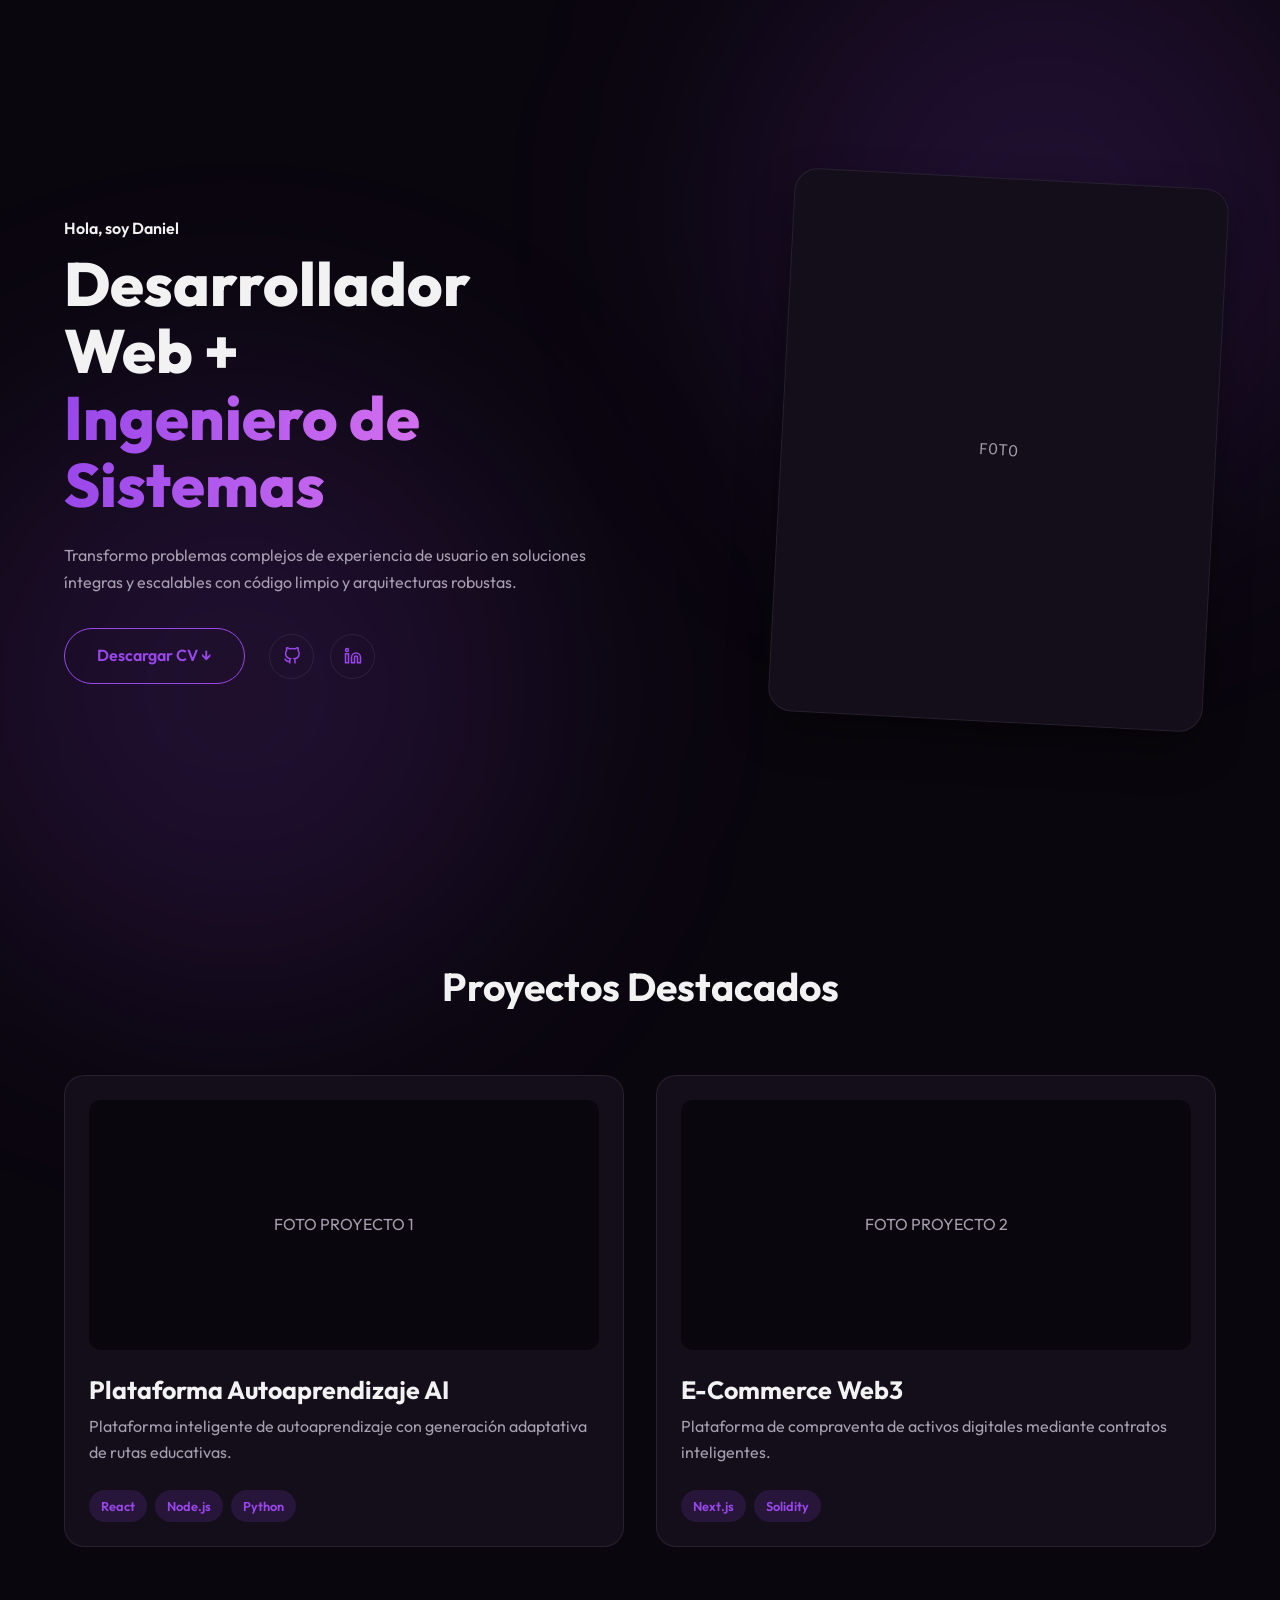
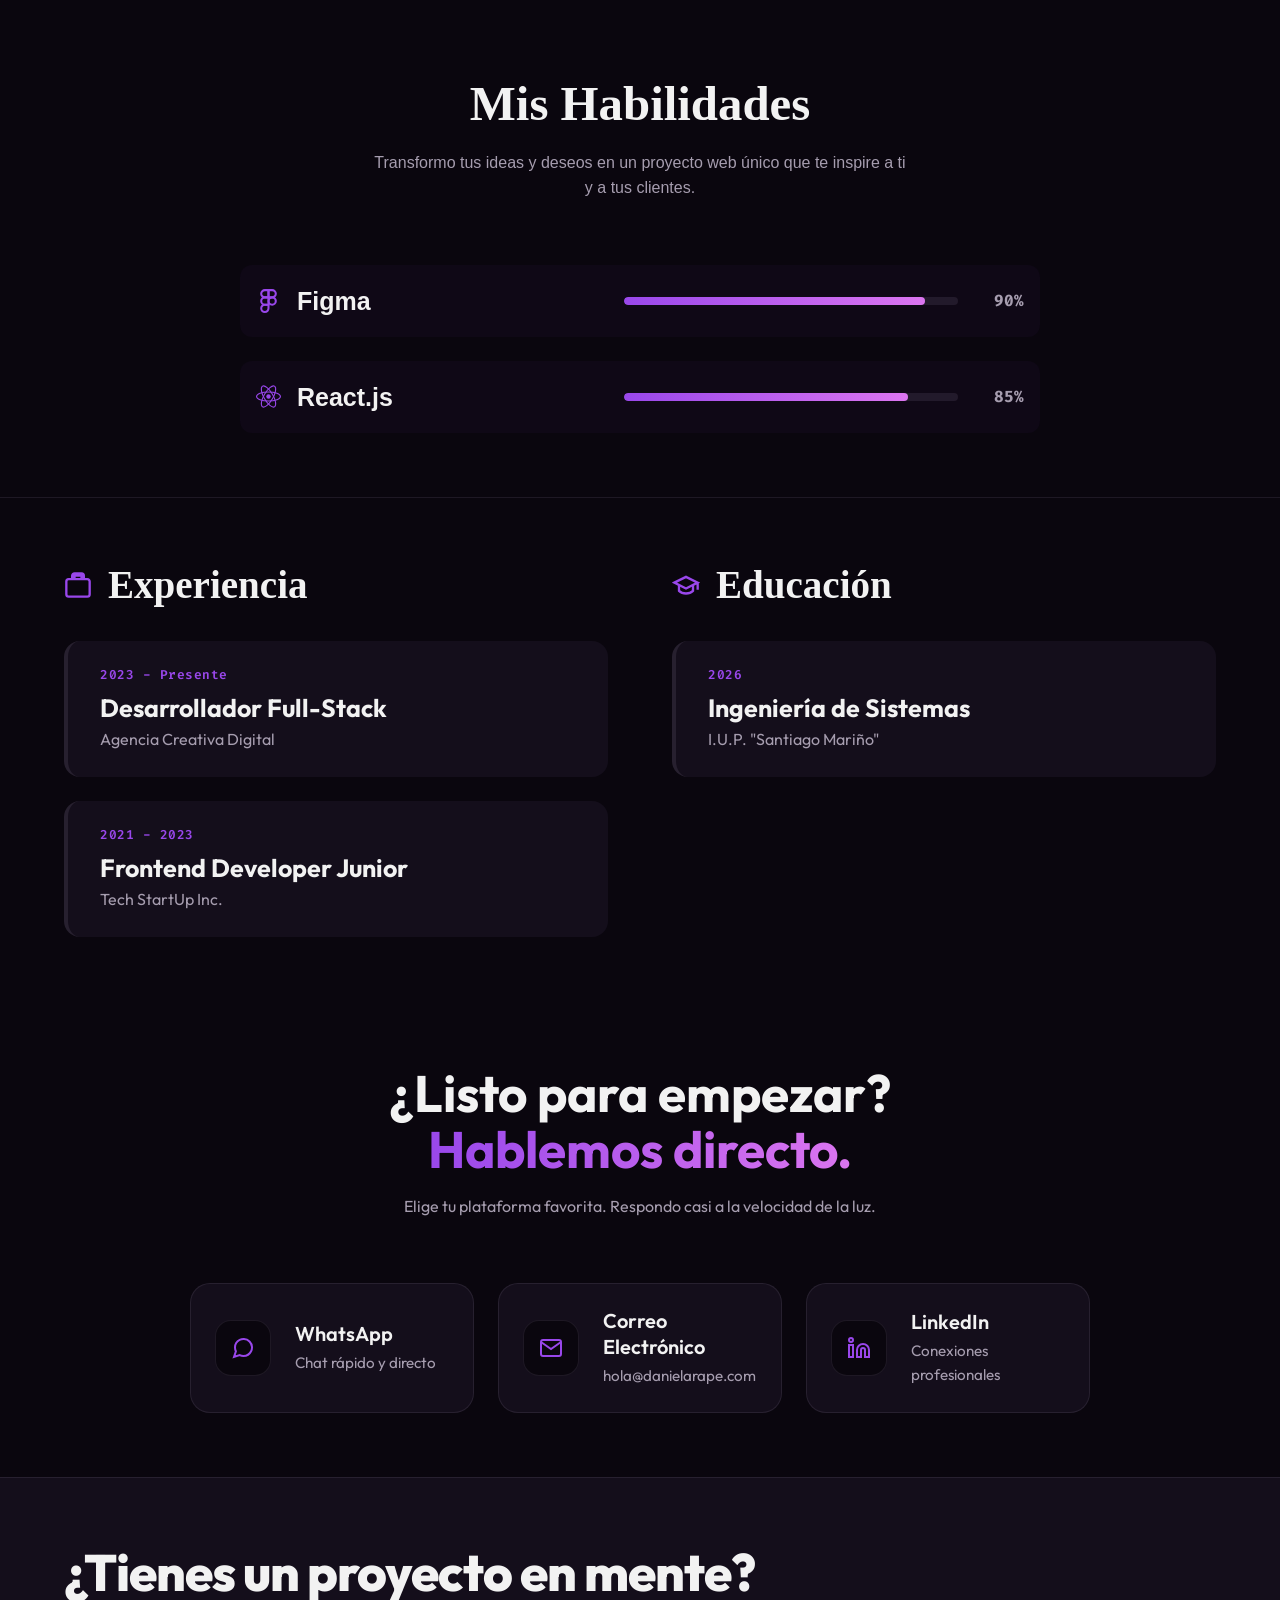
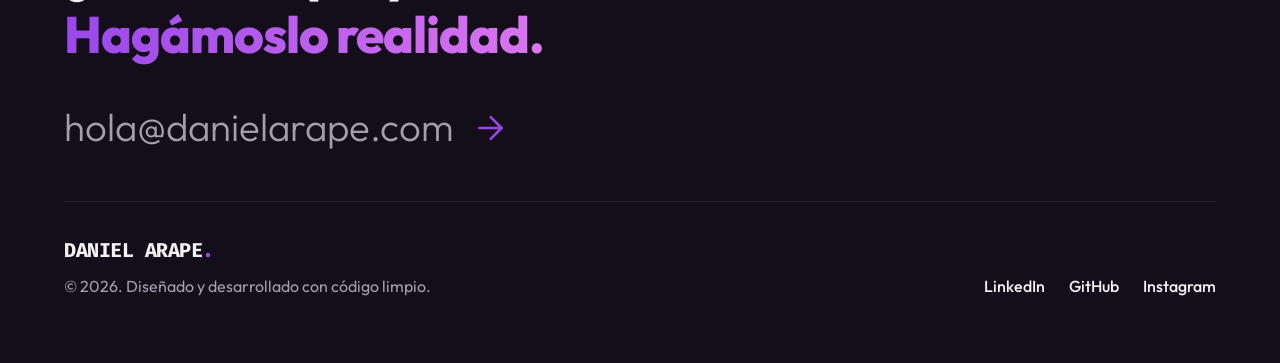
<file: vivo/2/index.html>
<!DOCTYPE html>
<html lang="en">
<head>
    <meta charset="UTF-8">
    <meta name="viewport" content="width=device-width, initial-scale=1.0">
    <title>Document</title>
		<link rel="stylesheet" href="styles/style.css">
		<link rel="stylesheet" href="styles/hero.css">
    <link rel="stylesheet" href="styles/proyectos.css">
    <link rel="stylesheet" href="styles/skills.css">
    <link rel="stylesheet" href="styles/timeline.css">
    <link rel="stylesheet" href="styles/contacto.css">
    <link rel="stylesheet" href="styles/footer.css">
</head>
<body>
  <main class="hero container">
  
		<div class="glow-bg glow-top"></div>
		<div class="glow-bg glow-bottom"></div>

		<div class="hero-grid">
			<div class="hero-content">
				<p class="hero-greeting">Hola, soy Daniel</p>
				
				<h1 class="hero-title">
					Desarrollador Web + <br>
					<span class="text-gradient">Ingeniero de Sistemas</span>
				</h1>
				
				<p class="hero-bio">
					Transformo problemas complejos de experiencia de usuario en soluciones íntegras y escalables con código limpio y arquitecturas robustas.
				</p>

				<div class="hero-actions">
          <a href="#cv" class="btn-primary">Descargar CV ↓</a>
          <div class="social-icons">
            <a href="#" class="icon-circle">
              <svg width="18" height="18" viewBox="0 0 24 24" fill="none" stroke="currentColor" stroke-width="2"><path d="M9 19c-5 1.5-5-2.5-7-3m14 6v-3.87a3.37 3.37 0 0 0-.94-2.61c3.14-.35 6.44-1.54 6.44-7A5.44 5.44 0 0 0 20 4.77 5.07 5.07 0 0 0 19.91 1S18.73.65 16 2.48a13.38 13.38 0 0 0-7 0C6.27.65 5.09 1 5.09 1A5.07 5.07 0 0 0 5 4.77a5.44 5.44 0 0 0-1.5 3.78c0 5.42 3.3 6.61 6.44 7A3.37 3.37 0 0 0 9 18.13V22"></path></svg>
            </a>
            <a href="#" class="icon-circle">
              <svg width="18" height="18" viewBox="0 0 24 24" fill="none" stroke="currentColor" stroke-width="2"><path d="M16 8a6 6 0 0 1 6 6v7h-4v-7a2 2 0 0 0-2-2 2 2 0 0 0-2 2v7h-4v-7a6 6 0 0 1 6-6z"></path><rect x="2" y="9" width="4" height="12"></rect><circle cx="4" cy="4" r="2"></circle></svg>
            </a>
          </div>
        </div>
			</div>

			<div class="hero-image-wrapper">
				<div class="hero-image">
					FOTO
				</div>
			</div>
		</div>

	</main>

  <section id="proyectos" class="seccion-proyectos container">
    
    <h2 class="titulo-centrado">Proyectos Destacados</h2>

    <div class="grid-proyectos">
      <article class="tarjeta-proyecto">
        <div class="tarjeta-imagen">
          <div class="img-placeholder">FOTO PROYECTO 1</div>
        </div>
        
        <h3 class="tarjeta-titulo">Plataforma Autoaprendizaje AI</h3>
        <p class="tarjeta-desc">Plataforma inteligente de autoaprendizaje con generación adaptativa de rutas educativas.</p>
        
        <div class="stack-tecnologico">
          <span class="tag-tech">React</span>
          <span class="tag-tech">Node.js</span>
          <span class="tag-tech">Python</span>
        </div>
      </article>

      <article class="tarjeta-proyecto">
        <div class="tarjeta-imagen">
          <div class="img-placeholder">FOTO PROYECTO 2</div>
        </div>
        
        <h3 class="tarjeta-titulo">E-Commerce Web3</h3>
        <p class="tarjeta-desc">Plataforma de compraventa de activos digitales mediante contratos inteligentes.</p>
        
        <div class="stack-tecnologico">
          <span class="tag-tech">Next.js</span>
          <span class="tag-tech">Solidity</span>
        </div>
      </article>
    </div>
  </section>

  <section id="skills" class="seccion-skills container">
    
    <h2 class="encabezado-centrado">Mis Habilidades</h2>
    <p class="subtitulo-centrado">
      Transformo tus ideas y deseos en un proyecto web único que te inspire a ti y a tus clientes.
    </p>
    
    <ul class="skills-lista-avanzada">
      
      <li class="skill-item-avanzado">
        <div class="skill-info">
          <svg class="skill-icon" viewBox="0 0 24 24" fill="none" stroke="currentColor" stroke-width="2" stroke-linecap="round" stroke-linejoin="round">
            <path d="M5 5.5A3.5 3.5 0 0 1 8.5 2H12v7H8.5A3.5 3.5 0 0 1 5 5.5z"></path>
            <path d="M12 2h3.5a3.5 3.5 0 1 1 0 7H12V2z"></path>
            <path d="M12 12.5a3.5 3.5 0 1 1 7 0 3.5 3.5 0 1 1-7 0z"></path>
            <path d="M5 19.5A3.5 3.5 0 0 1 8.5 16H12v3.5a3.5 3.5 0 1 1-7 0z"></path>
            <path d="M5 12.5A3.5 3.5 0 0 1 8.5 9H12v7H8.5A3.5 3.5 0 0 1 5 12.5z"></path>
          </svg>
          <span class="skill-name">Figma</span>
        </div>
        
        <div class="skill-meter-wrapper">
          <div class="skill-bar-track">
            <div class="skill-bar-fill" style="width: 90%;"></div>
          </div>
          <span class="skill-percentage">90%</span>
        </div>
      </li>

      <li class="skill-item-avanzado">
        <div class="skill-info">
          <svg class="skill-icon" xmlns="http://www.w3.org/2000/svg" viewBox="-11.5 -10.23174 23 20.46348">
            <title>React Logo</title>
            <circle cx="0" cy="0" r="2.05" fill="#9947EB"/>
            <g stroke="#9947EB" stroke-width="1" fill="none">
              <ellipse rx="11" ry="4.2"/>
              <ellipse rx="11" ry="4.2" transform="rotate(60)"/>
              <ellipse rx="11" ry="4.2" transform="rotate(120)"/>
            </g>
          </svg>
          <span class="skill-name">React.js</span>
        </div>
        <div class="skill-meter-wrapper">
          <div class="skill-bar-track">
            <div class="skill-bar-fill" style="width: 85%;"></div>
          </div>
          <span class="skill-percentage">85%</span>
        </div>
      </li>

    </ul>
  </section>

  <section id="experiencia" class="seccion-experiencia container">
    
    <div class="grid-2-columnas">
      
      <div class="columna-cv">
        <h2 class="titulo-con-icono">
          <svg width="28" height="28" viewBox="0 0 24 24" fill="none" stroke="currentColor" stroke-width="2"><path d="M20 7h-3V4c0-1.1-.9-2-2-2H9c-1.1 0-2 .9-2 2v3H4c-1.1 0-2 .9-2 2v11c0 1.1.9 2 2 2h16c1.1 0 2-.9 2-2V9c0-1.1-.9-2-2-2zm-5 0H9V4h6v3z"/></svg>
          Experiencia
        </h2>
        
        <div class="lista-tarjetas">
          
          <div class="cv-card">
            <span class="cv-fecha">2023 - Presente</span>
            <h3 class="cv-titulo">Desarrollador Full-Stack</h3>
            <p class="cv-lugar">Agencia Creativa Digital</p>
          </div>

          <div class="cv-card">
            <span class="cv-fecha">2021 - 2023</span>
            <h3 class="cv-titulo">Frontend Developer Junior</h3>
            <p class="cv-lugar">Tech StartUp Inc.</p>
          </div>

        </div>
      </div>

      <div class="columna-cv">
        <h2 class="titulo-con-icono">
          <svg width="28" height="28" viewBox="0 0 24 24" fill="none" stroke="currentColor" stroke-width="2"><path d="M22 10v6M2 10l10-5 10 5-10 5z"/><path d="M6 12v5c3 3 9 3 12 0v-5"/></svg>
          Educación
        </h2>
        
        <div class="lista-tarjetas">
          <div class="cv-card">
            <span class="cv-fecha">2026</span>
            <h3 class="cv-titulo">Ingeniería de Sistemas</h3>
            <p class="cv-lugar">I.U.P. "Santiago Mariño"</p>
          </div>
        </div>
      </div>

    </div>
  </section>

  <section id="contacto" class="seccion-contacto container">
    
    <div class="contacto-header text-center">
      <h2 class="titulo-seccion">
        ¿Listo para empezar? <br>
        <span class="text-gradient">Hablemos directo.</span>
      </h2>
      <p class="subtitulo-centrado">
        Elige tu plataforma favorita. Respondo casi a la velocidad de la luz.
      </p>
    </div>

    <div class="contacto-bento-grid">
      
      <a href="https://wa.me/1234567890" target="_blank" class="contacto-card">
        <div class="contacto-icon-wrapper">
          <svg width="24" height="24" viewBox="0 0 24 24" fill="none" stroke="currentColor" stroke-width="2"><path d="M21 11.5a8.38 8.38 0 0 1-.9 3.8 8.5 8.5 0 0 1-7.6 4.7 8.38 8.38 0 0 1-3.8-.9L3 21l1.9-5.7a8.38 8.38 0 0 1-.9-3.8 8.5 8.5 0 0 1 4.7-7.6 8.38 8.38 0 0 1 3.8-.9h.5a8.48 8.48 0 0 1 8 8v.5z"/></svg>
        </div>
        <div class="contacto-info">
          <h3 class="contacto-plataforma">WhatsApp</h3>
          <span class="contacto-detalle">Chat rápido y directo</span>
        </div>
      </a>

      <a href="mailto:hola@danielarape.com" class="contacto-card">
        <div class="contacto-icon-wrapper">
          <svg width="24" height="24" viewBox="0 0 24 24" fill="none" stroke="currentColor" stroke-width="2"><path d="M4 4h16c1.1 0 2 .9 2 2v12c0 1.1-.9 2-2 2H4c-1.1 0-2-.9-2-2V6c0-1.1.9-2 2-2z"/><path d="M22 6l-10 7L2 6"/></svg>
        </div>
        <div class="contacto-info">
          <h3 class="contacto-plataforma">Correo Electrónico</h3>
          <span class="contacto-detalle">hola@danielarape.com</span>
        </div>
      </a>

      <a href="https://linkedin.com/in/tu-perfil" target="_blank" class="contacto-card">
        <div class="contacto-icon-wrapper">
          <svg width="24" height="24" viewBox="0 0 24 24" fill="none" stroke="currentColor" stroke-width="2"><path d="M16 8a6 6 0 0 1 6 6v7h-4v-7a2 2 0 0 0-2-2 2 2 0 0 0-2 2v7h-4v-7a6 6 0 0 1 6-6z"/><rect x="2" y="9" width="4" height="12"/><circle cx="4" cy="4" r="2"/></svg>
        </div>
        <div class="contacto-info">
          <h3 class="contacto-plataforma">LinkedIn</h3>
          <span class="contacto-detalle">Conexiones profesionales</span>
        </div>
      </a>

    </div>
  </section>

  <footer class="footer-neon">
    <div class="container">
      
      <div class="footer-cta-top">
        <h2 class="footer-heading">
          ¿Tienes un proyecto en mente? <br>
          <span class="text-gradient">Hagámoslo realidad.</span>
        </h2>
        
        <a href="mailto:hola@danielarape.com" class="footer-email-link">
          hola@danielarape.com
          <svg width="40" height="40" viewBox="0 0 24 24" fill="none" stroke="currentColor" stroke-width="1.5"><path d="M5 12h14M12 5l7 7-7 7"/></svg>
        </a>
      </div>

      <div class="footer-bottom-grid">
        
        <div class="footer-brand">
          <span class="footer-logo">DANIEL ARAPE<span class="dot">.</span></span>
          <p class="copyright">© 2026. Diseñado y desarrollado con código limpio.</p>
        </div>

        <div class="footer-social-links">
          <a href="#" class="social-text">LinkedIn</a>
          <a href="#" class="social-text">GitHub</a>
          <a href="#" class="social-text">Instagram</a>
        </div>

      </div>

    </div>
  </footer>
</body>
</html>
</file>
<file: style.css>
/* Variables básicas */
:root {
    --bg-color: #f3f4f6;
    --text-main: #1f2937;
    --text-muted: #4b5563;
    --card-bg: #ffffff;
    --primary-color: #3b82f6;
    --hover-color: #2563eb;
}

/* Reset básico */
* {
    margin: 0;
    padding: 0;
    box-sizing: border-box;
    font-family: -apple-system, BlinkMacSystemFont, "Segoe UI", Roboto, Helvetica, Arial, sans-serif;
}

body {
    background-color: var(--bg-color);
    color: var(--text-main);
    display: flex;
    flex-direction: column;
    align-items: center;
    min-height: 100vh;
    padding: 2rem;
}

header {
    text-align: center;
    margin-bottom: 3rem;
}

header h1 {
    font-size: 2.5rem;
    margin-bottom: 0.5rem;
}

header p {
    color: var(--text-muted);
    font-size: 1.1rem;
}

/* Grid para las tarjetas */
.grid-container {
    display: grid;
    grid-template-columns: repeat(auto-fit, minmax(300px, 1fr));
    gap: 2rem;
    width: 100%;
    max-width: 1000px;
}

.card {
    background-color: var(--card-bg);
    padding: 2rem;
    border-radius: 12px;
    box-shadow: 0 4px 6px -1px rgba(0, 0, 0, 0.1), 0 2px 4px -1px rgba(0, 0, 0, 0.06);
    transition: transform 0.2s ease;
}

.card:hover {
    transform: translateY(-5px);
}

.card h2 {
    font-size: 1.5rem;
    margin-bottom: 0.25rem;
    color: var(--primary-color);
}

.card p {
    color: var(--text-muted);
    font-size: 0.9rem;
    margin-bottom: 1.5rem;
    padding-bottom: 1rem;
    border-bottom: 1px solid #e5e7eb;
}

.card ul {
    list-style: none;
}

.card li {
    margin-bottom: 0.75rem;
}

.card a {
    text-decoration: none;
    color: var(--text-main);
    font-weight: 500;
    display: flex;
    align-items: center;
    gap: 0.5rem;
    padding: 0.5rem;
    border-radius: 6px;
    transition: background-color 0.2s;
}

.card a:hover {
    background-color: #eff6ff;
    color: var(--hover-color);
}

footer {
    margin-top: auto;
    padding-top: 3rem;
    color: var(--text-muted);
    font-size: 0.9rem;
}
</file>
<file: clase-1-color-hsl/style.css>
/* =========================================
  ESTADO INICIAL: PANTALLA DIVIDIDA
========================================= */

body {
  background-color: #0f172a; /* Slate 900 */
  color: #f8fafc;
  font-family: "Inter", sans-serif;
  margin: 0;
  height: 100vh;
}

.pantalla-dividida {
  display: flex;
  height: 100%;
}

.panel {
  flex: 1;
  padding: 32px;
  display: flex;
  flex-direction: column;
  align-items: center;
  border-right: 1px solid #1e293b;
}

.panel h2 {
  margin-bottom: 8px;
}

.panel p {
  color: #94a3b8;
  margin-top: 0;
}

.componentes {
  margin-top: 48px;
  display: flex;
  flex-direction: column;
  align-items: center;
  gap: 32px;
  width: 100%;
  max-width: 400px; /* Ancho ajustado para que la caja de código respire */
}

/* =========================================
  ❌ LADO MALO: CAOS HEXADECIMAL
========================================= */

.btn-hex {
  background-color: #3b82f6; 
  color: white;
  font-size: 1rem;
  font-weight: 600;
  padding: 16px 32px;
  border: none;
  border-radius: 8px;
  cursor: pointer;
  transition: 0.3s ease;
  width: 100%;
}

.btn-hex:hover {
  background-color: #1e40af; 
}

.tag-hex {
  background-color: #1e3a8a; 
  color: #bfdbfe; 
  padding: 8px 16px;
  border-radius: 99px;
  font-weight: 600;
  font-size: 0.875rem;
}

/* =========================================
  ✅ LADO BUENO: MATEMÁTICAS EN HSL
========================================= */

:root {
  --h-marca: 217;       
  --s-marca: 90%;       
}

.btn-hsl {
  background-color: hsl(var(--h-marca), var(--s-marca), 60%); 
  color: white;
  font-size: 1rem;
  font-weight: 600;
  padding: 16px 32px;
  border: none;
  border-radius: 8px;
  cursor: pointer;
  transition: 0.3s ease;
  width: 100%;
}

.btn-hsl:hover {
  background-color: hsl(var(--h-marca), var(--s-marca), 50%); 
}

.tag-hsl {
  background-color: hsl(var(--h-marca), var(--s-marca), 20%); 
  color: hsl(var(--h-marca), var(--s-marca), 85%); 
  padding: 8px 16px;
  border-radius: 99px;
  font-weight: 600;
  font-size: 0.875rem;
}

/* =========================================
  📦 CAJITAS DE CÓDIGO (Referencia Visual)
========================================= */

.caja-codigo {
  background-color: #1e293b; 
  border: 1px solid #334155;
  border-radius: 8px;
  padding: 16px;
  width: 80%;
  margin-top: 16px;
  text-align: left; /* Obliga a alinear a la izquierda */
  overflow-x: auto; /* Scroll horizontal si es necesario */
}

/* La nueva regla a prueba de formateadores */
.linea-codigo {
  font-family: 'Fira Code', monospace;
  font-size: 0.85rem;
  color: #cbd5e1;
  line-height: 1.6;
  white-space: nowrap; /* Evita que el texto salte a la línea de abajo rompiendo el código */
}

/* Syntax Highlighting */
.caja-codigo .comentario {
  color: #64748b;
  font-style: italic;
}

.caja-codigo .hex {
  color: #f87171; 
}

.caja-codigo .hsl-val {
  color: #38bdf8; 
  font-weight: bold;
}

.caja-codigo .luz {
  color: #a3e635; 
  font-weight: bold;
}
</file>
<file: clase-1-espaciado-8px/style-final.css>
/* =========================================
  BASE Y LAYOUT
========================================= */

body {
  background-color: #0f172a;
  color: #f8fafc;
  font-family: "Inter", sans-serif;
  margin: 0;
  height: 100vh;
  display: flex;
  flex-direction: column;
}

/* =========================================
  CONTROLES PREMIUM (TOGGLE SWITCH)
========================================= */

.controles {
  padding: 32px;
  display: flex;
  justify-content: center;
  border-bottom: 1px solid #1e293b;
}

.toggle-container {
  display: inline-flex;
  align-items: center;
  gap: 16px;
  cursor: pointer;
  background-color: #1e293b;
  padding: 12px 24px;
  border-radius: 99px;
  border: 1px solid #334155;
  transition: all 0.3s ease;
}

.toggle-container:hover {
  border-color: #475569;
  background-color: #273549;
}

.toggle-label {
  font-family: "Fira Code", monospace;
  font-size: 0.9rem;
  font-weight: 600;
  color: #94a3b8;
  transition: color 0.3s ease;
}

.toggle-switch input {
  opacity: 0;
  width: 0;
  height: 0;
  position: absolute;
}

.toggle-switch {
  position: relative;
  display: inline-block;
  width: 52px;
  height: 28px;
}

.slider {
  position: absolute;
  top: 0;
  left: 0;
  right: 0;
  bottom: 0;
  background-color: #0f172a;
  border: 2px solid #334155;
  border-radius: 34px;
  transition: 0.4s cubic-bezier(0.4, 0, 0.2, 1);
}

.slider:before {
  position: absolute;
  content: "";
  height: 18px;
  width: 18px;
  left: 3px;
  bottom: 3px;
  background-color: #94a3b8;
  border-radius: 50%;
  transition: 0.4s cubic-bezier(0.4, 0, 0.2, 1);
}

input:checked + .slider {
  background-color: #ef4444;
  border-color: #ef4444;
  box-shadow: 0 0 12px rgba(239, 68, 68, 0.4);
}

input:checked + .slider:before {
  transform: translateX(24px);
  background-color: #ffffff;
}

.rayos-x-activos .toggle-container {
  border-color: #ef4444;
  box-shadow: 0 0 20px rgba(239, 68, 68, 0.1);
}

/* =========================================
  PANELES (PANTALLA DIVIDIDA)
========================================= */

.pantalla-dividida {
  display: flex;
  flex: 1;
}

.panel {
  flex: 1;
  padding: 64px;
  display: flex;
  flex-direction: column;
  align-items: center;
}

.panel:first-child {
  border-right: 1px solid #1e293b;
}
.panel h2 {
  margin: 0 0 8px 0;
}
.subtitulo {
  color: #94a3b8;
  margin: 0 0 48px 0;
}

/* =========================================
  ❌ LADO MALO: SIN SISTEMA
========================================= */

.tarjeta-mala {
  background-color: #1e293b;
  border: 1px solid #334155;
  border-radius: 8px;
  width: 300px;
  padding: 27px; /* Padding aleatorio */
}

/* Elementos con márgenes inventados e inestables */
.tm-titulo {
  margin: 0 0 13px 0;
  position: relative;
}
.tm-desc {
  margin: 0 0 37px 0;
  color: #94a3b8;
  font-size: 0.9rem;
  position: relative;
}
.tm-precio {
  margin: 0 0 21px 0;
  font-size: 2rem;
  font-weight: bold;
  position: relative;
}
.mes {
  font-size: 1rem;
  color: #64748b;
  font-weight: normal;
}

.btn-malo {
  background-color: #334155;
  color: white;
  width: 100%;
  padding: 14px;
  border: none;
  border-radius: 6px;
  cursor: pointer;
}

/* =========================================
  ✅ LADO BUENO: EL SISTEMA DE 8PX
========================================= */

:root {
  --space-8: 8px; /* Agrupar textos (Título y Desc) */
  --space-24: 24px; /* Separación media (Desc a Precio) */
  --space-32: 32px; /* Separación de bloque (Precio a Botón / Padding) */
}

.tarjeta-buena {
  background-color: #1e293b;
  border: 1px solid #334155;
  border-radius: 8px;
  width: 300px;
  padding: var(--space-32); /* Padding estricto */
}

/* Elementos respetando la escala matemática */
.tb-titulo {
  margin: 0 0 var(--space-8) 0;
  position: relative;
}
.tb-desc {
  margin: 0 0 var(--space-24) 0;
  color: #94a3b8;
  font-size: 0.9rem;
  position: relative;
}
.tb-precio {
  margin: 0 0 var(--space-32) 0;
  font-size: 2rem;
  font-weight: bold;
  position: relative;
}

.btn-bueno {
  background-color: #38bdf8;
  color: #0f172a;
  width: 100%;
  font-weight: bold;
  padding: 16px;
  border: none;
  border-radius: 6px;
  cursor: pointer;
}

/* =========================================
  🔍 LA MAGIA: EL MODO RAYOS X
========================================= */

/* Solo se activa si el body tiene la clase 'rayos-x-activos' */

/* 1. Dibujamos los márgenes de la tarjeta mala (Rojo) */
.rayos-x-activos .tm-titulo::after,
.rayos-x-activos .tm-desc::after,
.rayos-x-activos .tm-precio::after {
  content: "";
  position: absolute;
  left: 0;
  width: 100%;
  background-color: rgba(239, 68, 68, 0.2); /* Fondo rojo transparente */
  border: 1px dashed #ef4444;
  display: flex;
  align-items: center;
  justify-content: center;
  color: #f87171;
  font-family: "Fira Code", monospace;
  font-size: 10px;
}

/* Medidas exactas inyectadas para la tarjeta mala */
.rayos-x-activos .tm-titulo::after {
  top: 100%;
  height: 13px;
  content: "13px";
}
.rayos-x-activos .tm-desc::after {
  top: 100%;
  height: 37px;
  content: "37px";
}
.rayos-x-activos .tm-precio::after {
  top: 100%;
  height: 21px;
  content: "21px";
}

/* 2. Dibujamos los márgenes de la tarjeta buena (Verde) */
.rayos-x-activos .tb-titulo::after,
.rayos-x-activos .tb-desc::after,
.rayos-x-activos .tb-precio::after {
  content: "";
  position: absolute;
  left: 0;
  width: 100%;
  background-color: rgba(34, 197, 94, 0.2); /* Fondo verde transparente */
  border: 1px dashed #22c55e;
  display: flex;
  align-items: center;
  justify-content: center;
  color: #4ade80;
  font-family: "Fira Code", monospace;
  font-size: 10px;
}

/* Medidas exactas inyectadas para la tarjeta buena */
.rayos-x-activos .tb-titulo::after {
  top: 100%;
  height: var(--space-8);
  content: "8px";
}
.rayos-x-activos .tb-desc::after {
  top: 100%;
  height: var(--space-24);
  content: "24px";
}
.rayos-x-activos .tb-precio::after {
  top: 100%;
  height: var(--space-32);
  content: "32px";
}
</file>
<file: clase-1-tipografia/style-inicial.css>
/* =========================================
  ESTADO INICIAL: EL DESASTRE TIPOGRÁFICO
  ========================================= */

body {
  background-color: #1a1a1a;
  color: #eeeeee;
  padding: 40px;
}

/* Falta 1: Secuestro Tipográfico y Tamaños Inventados en píxeles */
h1 {
  font-family: "Comic Sans MS", cursive;
  font-size: 37px; /* Tamaño rígido sin lógica */
}

h2 {
  font-family: "Impact", sans-serif;
  font-size: 29px; /* Tamaño rígido sin lógica */
}

p {
  font-family: "Times New Roman", serif;
  font-size: 14px; /* Texto muy pequeño para lectura web */

  /* Falta 2: Faltan reglas de legibilidad. 
  El texto cruzará de lado a lado en un monitor grande */
}
</file>
<file: xd/styles/styles.css>
:root {
   /* TEMA 1: CORPORATIVO */
  /* Separamos el HSL para poder hacer matemáticas de hover más adelante */

  --h-marca: 217;
  --s-marca: 91%;
  --l-marca: 60%;
  --brand-color: hsl(var(--h-marca), var(--s-marca), var(--l-marca));
  --brand-glow: hsla(var(--h-marca), var(--s-marca), var(--l-marca), 0.15);

  --bg-dark:    hsl(222, 47%, 11%);
  --bg-card:    hsl(222, 47%, 13%); /* Un poco más claro para elevar la tarjeta del formulario */
  --border-color: hsla(210, 40%, 98%, 0.1); /* Bordes sutiles casi transparentes */

  --text-main:  hsl(210, 40%, 95%);
  --text-muted: hsl(215, 20%, 65%);


  /* Sistema de Espaciado (La Matemática del Layout) */
  --space-8:  0.5rem;
  --space-16: 1rem;
  --space-24: 1.5rem;
  --space-32: 2rem;
  --space-64: 4rem;

  /* Escala Tipográfica (Major Third - 1.250) */
  --text-xs: 0.64rem;
  --text-sm: 0.8rem;
  --text-base: 1rem;
  --text-md: 1.25rem;
  --text-lg: 1.563rem;
  --text-xl: 1.953rem;
  --text-2xl: 2.441rem;
  --text-3xl: 3.052rem;
  --text-4xl: 3.815rem;
}

/* Reset básico para el body si lo pruebas solo */
body {
  display: flex;
  flex-direction: column;
  background-color: var(--bg-dark);
  font-family: 'Inter', sans-serif;
  margin: 0;
  padding: 0;
  box-sizing: border-box;
}

/* Aplicando la escala a los encabezados por defecto */
h1 { font-size: var(--text-4xl); line-height: 1.1; }
h2 { font-size: var(--text-3xl); line-height: 1.2; }
h3 { font-size: var(--text-2xl); line-height: 1.3; }
h4 { font-size: var(--text-xl);  line-height: 1.4; }
h5 { font-size: var(--text-lg);  line-height: 1.5; }
h6 { font-size: var(--text-md);  line-height: 1.5; }

small { font-size: var(--text-sm); }
</file>
<file: xd/styles/navbar.css>
.navbar {
  display: flex;
  justify-content: space-between; /* El truco del Layout en Z */
  align-items: center;
  padding: var(--space-16) var(--space-24);
  box-sizing: border-box; 

  /* Fijamos el menú inteligentemente */
  position: sticky; 
  width: 100%;
  top: 0;
  z-index: 100;
  
  /* Efecto Cristal Esmerilado (Glassmorphism) */
  background-color: hsla(222, 47%, 11%, 0.8);
  backdrop-filter: blur(12px); 
  -webkit-backdrop-filter: blur(12px); 
}

.logo {
  font-family: 'Fira Code', monospace;
  font-weight: 700;
  font-size: var(--text-md);
  letter-spacing: -1px;
  color: var(--text-main);
}

.dot { color: var(--brand-color); }

.nav-links {
  display: flex;
  align-items: center;
  gap: var(--space-32); 
}

.link-ghost {
  text-decoration: none;
  color: var(--text-muted); /* Totalmente apagado */
  font-weight: 500;
  transition: color 0.3s ease;
}

.link-ghost:hover { color: var(--text-main); } /* Se enciende a blanco */

.btn-cta {
  text-decoration: none;
  background-color: var(--brand-color);
  color: white;
  padding: var(--space-8) var(--space-16);
  border-radius: 99px;
  font-weight: 600;
  transition: transform 0.2s ease, background-color 0.3s ease;
}

.btn-cta:hover {
  background-color: hsl(var(--h-marca), var(--s-marca), 50%); /* HSL dinámico */
  transform: translateY(-2px);
}

/* =========================================
  RESPONSIVE NAVBAR
========================================= */
@media (max-width: 768px) {
  .link-ghost { display: none; }
  .btn-cta { font-size: var(--text-sm); padding: var(--space-8) var(--space-16); }
  .logo { font-size: var(--text-base); }
}

/*RESPONSIVE COMPUTADORAS: Le damos más espacio lateral */
@media (min-width: 769px) {
  .navbar {
    /* En PC, le damos los 64px de espacio a los lados para que se alinee con el resto de la página */
    padding: var(--space-16) var(--space-64);
  }
}
</file>
<file: xd/styles/hero.css>
/* =========================================
  2. HERO STYLES
========================================= */
.hero {
  min-height: 90vh; /* Ocupa casi toda la pantalla */
  display: flex;
  flex-direction: column;
  align-items: center;
  justify-content: center; /* Mantiene el contenido centrado verticalmente */
}

/* Tag/Badge de Estado (Matemática HSL) */
.status-badge {
  display: inline-flex;
  align-items: center;
  gap: var(--space-8);
  background-color: hsl(142, 76%, 10%); /* Fondo verde muy oscuro */
  color: hsl(142, 76%, 70%);            /* Texto verde claro */
  padding: 6px 12px;
  border-radius: 99px;
  font-size: var(--text-sm);
  font-weight: 600;
  border: 1px solid hsl(142, 76%, 20%);
}

.dot-online {
  width: 8px;
  height: 8px;
  background-color: hsl(142, 76%, 50%); /* Verde puro vibrante */
  border-radius: 50%;
  box-shadow: 0 0 10px hsl(142, 76%, 50%); /* Resplandor */
}

/* Título Principal (Jerarquía de 3.05rem) */
.hero-title {
  font-size: var(--text-3xl);
  font-weight: 800;
  line-height: 1.1;
  letter-spacing: -0.04em;
  margin-bottom: var(--space-24);
  color: var(--text-main);
}

.text-gradient {
  background: linear-gradient(to right, var(--brand-color), hsl(190, 90%, 60%));
  -webkit-background-clip: text;
  -webkit-text-fill-color: transparent;
}

/* Biografía (Jerarquía Tipográfica Avanzada) */
.hero-bio {
  color: var(--text-muted); /* Color gris para no competir con el título */
  font-size: 1.125rem;
  max-width: 65ch; /* Ley de legibilidad */
  margin-bottom: var(--space-32);
}
</file>
<file: clase-2-vivo/portafolio-1/styles/style.css>
/* =========================================
  VARIABLES NECESARIAS (Si lo pruebas aislado)
========================================= */
:root {
  --h-marca: 217;
  --s-marca: 91%;
  --l-marca: 60%;
  --brand-color: hsl(var(--h-marca), var(--s-marca), var(--l-marca));
  --brand-glow: hsla(var(--h-marca), var(--s-marca), var(--l-marca), 0.15);

  --bg-dark:    hsl(222, 47%, 11%);
  --bg-card:    hsl(222, 47%, 13%); /* Un poco más claro para elevar la tarjeta del formulario */
  --border-color: hsla(210, 40%, 98%, 0.1); /* Bordes sutiles casi transparentes */

  --text-main:  hsl(210, 40%, 95%);
  --text-muted: hsl(215, 20%, 65%);


  /* Sistema de Espaciado (La Matemática del Layout) */
  --space-8:  0.5rem;
  --space-16: 1rem;
  --space-24: 1.5rem;
  --space-32: 2rem;
  --space-64: 4rem;

  /* Escala Tipográfica (Major Third - 1.250) */
  --text-xs: 0.64rem;
  --text-sm: 0.8rem;
  --text-base: 1rem;
  --text-md: 1.25rem;
  --text-lg: 1.563rem;
  --text-xl: 1.953rem;
  --text-2xl: 2.441rem;
  --text-3xl: 3.052rem;
  --text-4xl: 3.815rem;
}

/* Reset básico para el body si lo pruebas solo */
body {
  display: flex;
  flex-direction: column;
  background-color: var(--bg-dark);
  font-family: 'Inter', sans-serif;
  margin: 0;
  padding: 0;
  box-sizing: border-box;
}

/* Aplicando la escala a los encabezados por defecto */
h1 { font-size: var(--text-4xl); line-height: 1.1; }
h2 { font-size: var(--text-3xl); line-height: 1.2; }
h3 { font-size: var(--text-2xl); line-height: 1.3; }
h4 { font-size: var(--text-xl);  line-height: 1.4; }
h5 { font-size: var(--text-lg);  line-height: 1.5; }
h6 { font-size: var(--text-md);  line-height: 1.5; }

small { font-size: var(--text-sm); }
</file>
<file: clase-2-vivo/portafolio-1/styles/navbar.css>
/* =========================================
  1. HEADER STYLES (EL CÓDIGO DE LA CLASE)
========================================= */
.navbar {
  display: flex;
  justify-content: space-between; /* Patrón Z */
  align-items: center;
  padding: var(--space-16) var(--space-24); /* Matemática de espaciado */
  
  position: sticky; /* Se pega al techo sin romper el layout */
  width: 100%;
  top: 0;
  z-index: 100;
  box-sizing: border-box; /* Evita scroll horizontal por el padding */
  
  /* Cristal Esmerilado (Glassmorphism) */
  background-color: hsla(222, 47%, 11%, 0.65);
  backdrop-filter: blur(12px); 
  -webkit-backdrop-filter: blur(12px); /* Soporte para Safari */
}

/* --- LOGO --- */
.logo {
  font-family: 'Fira Code', monospace;
  font-weight: 700;
  font-size: 1.1rem;
  letter-spacing: -1px;
  color: var(--text-main);
}

.dot { 
  color: var(--brand-color); 
}

/* --- CONTENEDOR DE ENLACES --- */
.nav-links {
  display: flex;
  align-items: center;
  gap: var(--space-32);
}

/* --- ENLACES FANTASMA --- */
.link-ghost {
  text-decoration: none;
  color: var(--text-muted);
  font-size: 0.9rem;
  font-weight: 500;
  transition: color 0.3s ease;
}

.link-ghost:hover { 
  color: var(--text-main); 
}

/* --- BOTÓN CALL TO ACTION --- */
.btn-cta {
  text-decoration: none;
  background-color: var(--brand-color);
  color: var(--text-main);
  padding: var(--space-8) var(--space-16);
  border-radius: 99px;
  font-size: 0.85rem;
  font-weight: 600;
  transition: transform 0.2s ease, background-color 0.3s ease;
}

/* Matemática HSL y microinteracción */
.btn-cta:hover {
  background-color: hsl(var(--h-marca), var(--s-marca), 50%); /* Resta 10% de luz */
  transform: translateY(-2px);
}

/* =========================================
  RESPONSIVE NAVBAR
========================================= */
@media (max-width: 768px) {
  .link-ghost { display: none; }
  .btn-cta { font-size: 0.8rem; padding: 8px 16px; }
  .logo { font-size: 1rem; }
}

/*RESPONSIVE COMPUTADORAS: Le damos más espacio lateral */
@media (min-width: 769px) {
  .navbar {
    /* En PC, le damos los 64px de espacio a los lados para que se alinee con el resto de la página */
    padding: var(--space-16) var(--space-64);
  }
}
</file>
<file: clase-2-vivo/portafolio-1/styles/hero.css>
/* =========================================
  2. HERO STYLES
========================================= */
.hero {
  padding: var(--space-24) 0 var(--space-32) 0;
  min-height: 90vh; /* Ocupa casi toda la pantalla */
  display: flex;
  align-items: center;
  justify-content: center;
}

/* Tag/Badge de Estado (Matemática HSL) */
.status-badge {
  display: inline-flex;
  align-items: center;
  gap: var(--space-8);
  background-color: hsl(142, 76%, 10%); /* Fondo verde muy oscuro */
  color: hsl(142, 76%, 70%);            /* Texto verde claro */
  padding: 6px 12px;
  border-radius: 99px;
  font-size: 0.8rem;
  font-weight: 600;
  border: 1px solid hsl(142, 76%, 20%);
}

.dot-online {
  width: 8px;
  height: 8px;
  background-color: hsl(142, 76%, 50%); /* Verde puro vibrante */
  border-radius: 50%;
  box-shadow: 0 0 10px hsl(142, 76%, 50%); /* Resplandor */
}

/* Título Principal (Jerarquía de 3.05rem) */
.hero-title {
  font-size: 3.05rem;
  font-weight: 800;
  line-height: 1.1;
  letter-spacing: -0.04em;
  margin-bottom: var(--space-24);
  color: var(--text-main);
}

.text-gradient {
  background: linear-gradient(to right, var(--brand-color), hsl(190, 90%, 60%));
  -webkit-background-clip: text;
  -webkit-text-fill-color: transparent;
}

/* Biografía (Jerarquía Tipográfica Avanzada) */
.hero-bio {
  color: var(--text-muted); /* Color gris para no competir con el título */
  font-size: 1.125rem;
  max-width: 65ch; /* Ley de legibilidad */
  margin-bottom: var(--space-32);
}

/* Grupo de Botones */
.hero-actions {
  display: flex;
  gap: var(--space-16);
}

/* Botón Primario */
.btn-primary {
  text-decoration: none;
  background-color: var(--brand-color);
  color: var(--text-main);
  padding: var(--space-16) var(--space-32);
  border-radius: 8px;
  font-weight: 700;
  transition: 0.3s ease;
}

.btn-primary:hover {
  background-color: hsl(var(--h-marca), var(--s-marca), 50%);
  box-shadow: 0 10px 20px -10px var(--brand-color);
}

/* Botón Secundario */
.btn-secondary {
  text-decoration: none;
  background-color: transparent;
  color: var(--text-main);
  padding: var(--space-16) var(--space-32);
  border-radius: 8px;
  font-weight: 700;
  border: 2px solid hsl(222, 47%, 25%);
  transition: 0.3s ease;
}

.btn-secondary:hover {
  border-color: var(--text-main);
  background-color: hsla(0, 0%, 100%, 0.05);
}

/* =========================================
  📱 RESPONSIVE HERO (MÓVILES) - CORREGIDO
========================================= */
@media (max-width: 768px) {
  
  /* 1. RESPIRACIÓN: Añadimos padding lateral obligatorio y espacio abajo para que nada se corte */
  .hero {
    min-height: auto; 
    /* Arriba 32px | Derecha 24px | Abajo 64px | Izquierda 24px */
    padding: var(--space-32) var(--space-24) var(--space-64) var(--space-24); 
    align-items: flex-start; /* Evita que el flexbox lo centre de forma extraña en móvil */
  }

  /* 2. TIPOGRAFÍA: Achicamos el título a un tamaño manejable (2rem) */
  .hero-title {
    font-size: 2rem; 
    line-height: 1.15;
    margin-top: var(--space-16);
    margin-bottom: var(--space-16);
    word-break: break-word; /* Si una palabra es inmensa, la rompe en vez de dañar la pantalla */
  }
  
  /* 3. BIOGRAFÍA: Más pequeña y con mejor interlineado */
  .hero-bio {
    font-size: 1rem;
    line-height: 1.6;
    margin-bottom: var(--space-32);
  }

  /* 4. CONTENEDOR DE BOTONES: Apilados y ocupando todo el ancho */
  .hero-actions {
    display: flex;
    flex-direction: column; 
    width: 100%; 
    gap: var(--space-16);
  }

  /* 5. BOTONES: El truco del 'box-sizing' para evitar el scroll horizontal */
  .btn-primary, 
  .btn-secondary {
    width: 100%; 
    box-sizing: border-box; /* CRÍTICO: Evita que el padding sume ancho invisible y rompa la pantalla */
    text-align: center;
    justify-content: center; 
    padding: 16px 24px; 
  }
}
</file>
<file: clase-2-vivo/portafolio-1/styles/proyectos.css>
/* =========================================
  3. SECCIÓN DE PROYECTOS STYLES
========================================= */
.seccion-proyectos {
  padding: var(--space-16) var(--space-24);
  display: flex;
  flex-direction: column;
  gap: var(--space-64);
}

.titulo-seccion {
  font-size: 2rem;
  font-weight: 800;
  color: var(--text-main);
}

/* MAGIA: Grid Responsivo sin Media Queries */
.grid-proyectos {
  display: grid;
  grid-template-columns: repeat(auto-fit, minmax(280px, 1fr));
  gap: var(--space-32); /* Espaciado masivo entre tarjetas */
}

/* --- TÁCTICA: Menos Bordes, Más Sombras --- */
.tarjeta-proyecto {
  background-color: hsl(222, 47%, 13%); /* Ligeramente más claro que el fondo */
  border-radius: 12px;
  overflow: hidden;
  
  /* Sombra de elevación (Offset Shadow) */
  box-shadow: 0 10px 30px -10px rgba(0, 0, 0, 0.5);
  
  /* Borde interno casi invisible para dar "crispness" (nitidez) */
  border: 1px solid hsla(210, 40%, 98%, 0.05);
  transition: transform 0.3s ease, box-shadow 0.3s ease;
}

.tarjeta-proyecto:hover {
  transform: translateY(-8px); /* Efecto de levitación interactiva */
  box-shadow: 0 20px 40px -10px rgba(0, 0, 0, 0.7);
}

/* --- ÁREA DE LA IMAGEN --- */
.tarjeta-imagen {
  height: 200px;
  background-color: hsl(222, 47%, 18%);
  border-bottom: 1px solid hsla(210, 40%, 98%, 0.05);
}

.img-placeholder {
  width: 100%;
  height: 100%;
  display: flex;
  align-items: center;
  justify-content: center;
  color: var(--text-muted);
  font-family: 'Fira Code', monospace;
  font-size: 0.9rem;
}

/* --- CUERPO DE LA TARJETA --- */
.tarjeta-cuerpo {
  padding: var(--space-32); /* Respiro interno masivo */
}

.tarjeta-titulo {
  font-size: 1.25rem;
  margin-bottom: var(--space-8);
  color: var(--text-main);
}

.tarjeta-desc {
  color: var(--text-muted); /* Jerarquía tipográfica: atenuado */
  font-size: 0.95rem;
  line-height: 1.5;
  margin-bottom: var(--space-24);
}

/* --- TÁCTICA: Affordance (Forma y Función) --- */
.stack-tecnologico {
  display: flex;
  flex-wrap: wrap;
  gap: var(--space-8);
  margin-bottom: var(--space-32);
}

.tag-tech {
  background-color: hsla(210, 40%, 98%, 0.05); /* Fondo muy sutil */
  color: var(--text-muted);
  font-family: 'Fira Code', monospace;
  font-size: 0.75rem;
  padding: 4px 10px;
  border-radius: 4px;
  cursor: default; /* Indica al usuario que no es clickeable */
}

/* --- ENLACES DE ACCIÓN --- */
.tarjeta-enlaces {
  display: flex;
  gap: var(--space-24);
}

.link-icono {
  display: flex;
  align-items: center;
  gap: var(--space-8);
  color: var(--text-main);
  text-decoration: none;
  font-size: 0.9rem;
  font-weight: 600;
  transition: color 0.2s ease;
}

.link-icono:hover {
  color: var(--brand-color); /* Se ilumina con el color de acento */
}


@media (min-width: 769px) {
  .seccion-proyectos {
    /* En PC, le damos los 64px de espacio a los lados para que se alinee con el resto de la página */
    padding: var(--space-64)
  }

  /* MAGIA: Grid Responsivo sin Media Queries */
  .grid-proyectos {
    grid-template-columns: repeat(auto-fit, minmax(320px, 2fr));
  }
}
</file>
<file: clase-2-vivo/portafolio-1/styles/skills.css>
/* =========================================
  5. SKILLS GRID (Mejorado)
========================================= */
.seccion-skills {
  display: flex;
  flex-direction: column;
  align-items: center;
  padding: var(--space-16) var(--space-24);
  font-family: 'Manrope', sans-serif; /* Tipografía general del cuerpo */
}


.encabezado-centrado {
  text-align: center;
  color: var(--text-main);
  margin-bottom: var(--space-16);
  font-family: 'Fraunces', serif; /* Tipografía para destacar el título */
  font-size: 2.5rem; 
}

.subtitulo-centrado {
  text-align: center;
  color: var(--text-muted);
  max-width: 60ch;
  line-height: 1.6;
}

/* Usamos Flexbox para centrar las tarjetas */
.grid-skills {
  display: flex;
  flex-wrap: wrap; 
  justify-content: space-evenly;
  padding: var(--space-16) var(--space-24);
  gap: var(--space-32)
}

/* Contenedor que agrupa la caja + el texto de abajo */
.skill-wrapper {
  display: flex;
  flex-direction: column;
  align-items: center;
  gap: var(--space-16);
  transition: transform 0.3s ease;
  cursor: default;
}

/* Elevamos todo el bloque al pasar el mouse */
.skill-wrapper:hover {
  transform: translateY(-8px);
}

/* La Caja Oscura (El Squircle) */
.skill-box {
  width: 140px;
  height: 140px;
  background-color: var(--bg-card); 
  border-radius: 32px; 
  display: flex;
  flex-direction: column;
  align-items: center;
  justify-content: center;
  gap: 12px;
  /* Borde sutil para separar la caja del fondo */
  border: 1px solid var(--text-muted, 0.8); 
  box-shadow: 0 10px 25px hsl(var(--h-marca), var(--s-marca), var(--l-marca), 0.1);
  transition: all 0.3s ease;
}

/* Interacción de Neón en la caja */
.skill-wrapper:hover .skill-box {
  border-color: var(--brand-color);
  box-shadow: 0 10px 25px var(--brand-glow);
}

/* 
.skill-box {
  /* Borde sutil para separar la caja del fondo 
  border: 1px solid rgba(255, 255, 255, 0.08); //
  box-shadow: 0 10px 30px hsla(0, 0%, 0%, 0.2); 
}

.skill-wrapper:hover .skill-box {
  border-color: var(--brand-color);
  box-shadow: 0 10px 25px var(--brand-glow);
}
*/

/* El Icono */
.skill-icon {
  width: 48px;
  height: 48px;
  color: var(--text-main); 
  transition: color 0.3s ease;
}

.skill-wrapper:hover .skill-icon {
  color: var(--brand-color); 
}

/* El Nivel adentro de la caja */
.skill-pct {
  color: var(--text-muted); 
  font-weight: 700;
  font-size: 0.85rem; /* Ajustado para texto en lugar de números */
  text-transform: uppercase;
  letter-spacing: 1px;
}

/* El Nombre de la tecnología por FUERA de la caja */
.skill-name {
  color: var(--text-main); /* Cambiado a neutro para mayor elegancia */
  font-weight: 600;
  font-size: var(--text-base);
  letter-spacing: 0.5px;
}

/* =========================================
  📱 RESPONSIVE SKILLS (MÓVILES)
========================================= */
@media (max-width: 768px) {
  
  /* 1. Reducimos el padding superior/inferior para que no haya tanto vacío */
  .seccion-skills {
    padding: var(--space-32) 0;
  }

  /* 2. Achicamos el título para que no choque ni se corte */
  .encabezado-centrado {
    font-size: 2rem; 
    margin-bottom: var(--space-16);
  }

  /* 3. Ajustamos el subtítulo para mejor lectura */
  .subtitulo-centrado {
    font-size: 0.95rem;
    margin-bottom: var(--space-32);
  }

  /* 5. LA MAGIA: Achicamos el Squircle proporcionalmente */
  .skill-box {
    width: 120px; 
    height: 120px;
    border-radius: 24px; /* Mantenemos la forma redondeada pero un poco más pequeña */
    gap: 8px; /* Menos espacio entre el icono y la palabra */
  }

  /* 6. Ajustamos los elementos internos para que respiren en su nueva cajita */
  .skill-icon {
    width: 36px;
    height: 36px;
  }

  .skill-pct {
    font-size: 0.75rem; /* Reducimos el texto "AVANZADO" */
  }

  .skill-name {
    font-size: 0.95rem; /* Reducimos ligeramente el nombre de la tecnología */
  }
}

@media (min-width: 769px) {
  .seccion-skills {
    /* En PC, le damos los 64px de espacio a los lados para que se alinee con el resto de la página */
    padding: var(--space-64)
  }
  .grid-skills {
    padding: 0;
  }
}
</file>
<file: clase-2-vivo/portafolio-1/styles/timeline.css>
/* =========================================
  6. EXPERIENCIA Y EDUCACIÓN (Timeline)
========================================= */
.seccion-experiencia {
  padding: var(--space-16) var(--space-24);
  border-top: 1px solid var(--border-color); /* Línea divisoria sutil arriba */
}

/* Layout de 2 columnas para escritorio */
.grid-2-columnas {
  display: grid;
  grid-template-columns: 1fr 1fr;
  gap: var(--space-64);
}

.titulo-con-icono {
  display: flex;
  align-items: center;
  gap: var(--space-16);
  color: var(--text-main);
  margin-bottom: var(--space-32);
  font-family: 'Fraunces', serif;
  font-size: var(--text-2xl); /* 3.157rem en tu escala Perfect Fourth */
}

.titulo-con-icono svg {
  color: var(--brand-color); /* Los iconos de título nacen iluminados */
}

/* 💡 TÁCTICA: La Línea del Timeline */
.timeline-wrapper {
  /* Al poner el borde a la izquierda, creamos una línea infinita automática */
  border-left: 2px solid var(--border-color);
  padding-left: var(--space-64); /* Empujamos el texto hacia la derecha */
  margin-left: var(--space-16); /* Dejamos espacio a la izquierda para el punto */
}

/* La tarjeta invisible */
.timeline-item {
  position: relative; /* CRÍTICO: Para anclar los puntos después */
  margin-bottom: var(--space-32);
  transition: transform 0.3s ease;
}

/* El último elemento no necesita margen inferior */
.timeline-item:last-child {
  margin-bottom: 0;
}

/* --- TEXTOS DEL TIMELINE --- */
.timeline-fecha {
  display: inline-block;
  color: var(--brand-color); /* Fecha en morado neón */
  font-family: 'Fira Code', monospace; /* Dato duro = Fuente técnica */
  font-size: var(--text-sm);
  font-weight: 600;
  margin-bottom: var(--space-8);
  padding: 4px 12px;
  background-color: hsla(270, 80%, 60%, 0.1); /* Píldora sutil */
  border-radius: 99px;
}

.timeline-titulo {
  color: var(--text-main);
  font-size: var(--text-lg); /* 1.777rem */
  font-weight: 700;
  margin-bottom: 4px;
  line-height: 1.2;
}

.timeline-lugar {
  color: var(--text-muted);
  font-size: var(--text-base); /* 1rem */
}

/* 💡 TÁCTICA: Los Puntos en la Línea (Pseudo-elementos) */
.timeline-item::before {
  content: ''; /* Obligatorio para que exista */
  position: absolute; /* Lo sacamos del flujo normal */
  
  /* Matemáticas para centrar el punto en la línea: 
  Padding (32px) + Borde (2px) = 34px a la izquierda. 
  Le restamos la mitad del ancho del punto para centrarlo. */
  left: -39px; 
  top: 4px; 
  
  width: 12px;
  height: 12px;
  border-radius: 50%;
  background-color: var(--bg-base); /* Centro oscuro como el fondo */
  border: 2px solid var(--brand-color); /* Anillo morado */
  transition: all 0.3s ease;
}

/* --- MICROINTERACCIÓN --- */
.timeline-item:hover {
  transform: translateX(8px); /* Todo el bloque se desliza a la derecha */
}

.timeline-item:hover::before {
  background-color: var(--brand-color); /* El punto se rellena */
  box-shadow: 0 0 15px var(--brand-glow); /* Emite luz */
}

/* --- RESPONSIVE --- */
@media (max-width: 768px) {
  .grid-2-columnas {
    grid-template-columns: 1fr; /* Apila experiencia sobre educación en móviles */
  }
}

@media (min-width: 769px) {
  .seccion-experiencia {
    padding: var(--space-64);
  }
}
</file>
<file: clase-2-vivo/portafolio-1/styles/formulario.css>
/* =========================================
  7. FORMULARIO PREMIUM (Estilos Base)
========================================= */
.seccion-contacto {
  padding: var(--space-64);
  display: flex;
  flex-direction: column;
  align-items: center;
}

.text-center { text-align: center; }

/* La tarjeta que envuelve el formulario */
.contenedor-formulario {
  max-width: 700px;
  background-color: var(--bg-card); 
  padding: var(--space-32);
  border-radius: 24px;
  border: 1px solid var(--border-color);
}

.formulario-premium {
  display: flex;
  flex-direction: column;
  gap: var(--space-24);
}

.form-fila {
  display: flex;
  gap: var(--space-24);
}

.grupo-input {
  display: flex;
  flex-direction: column;
  gap: 8px; 
  width: 100%;
}

.label-premium {
  color: var(--text-main);
  font-size: 0.95rem;
  font-weight: 600;
  letter-spacing: 0.5px;
}

/* --- LA CAJA DE TEXTO (Input y Textarea) --- */
.input-premium {
  width: 100%;
  box-sizing: border-box; /* CRÍTICO: Mantiene el padding por dentro */
  background-color: var(--bg-base); /* Color oscuro para efecto hundido */
  color: var(--text-main);
  font-family: inherit; 
  font-size: 1rem;
  padding: 16px;
  border-radius: 12px;
  border: 1px solid var(--border-color); 
  transition: all 0.3s ease;
}

.input-premium::placeholder {
  color: var(--text-muted);
  opacity: 0.6;
}

.textarea-premium {
  resize: vertical; /* UX: Evita que el usuario rompa el ancho del diseño */
  min-height: 120px;
}

/* --- EL BOTÓN DE ENVÍO (Reseteado) --- */
.btn-submit {
  width: 100%; 
  margin-top: var(--space-8);
  padding: 16px;
  border-radius: 12px;
  background-color: var(--brand-color);
  color: white; /* O tu color de texto principal */
  font-size: 1.1rem;
  font-weight: 600;
  
  /* Reseteo del navegador */
  border: none; 
  cursor: pointer; 
  font-family: inherit; 
  box-sizing: border-box;
  
  transition: all 0.3s ease;
}

.btn-submit:hover {
  background-color: hsl(var(--h-marca), var(--s-marca), 50%); /* Se oscurece un poco */
  transform: translateY(-2px); /* Levitación sutil */
}

/* --- MICROINTERACCIÓN: EL ESTADO :FOCUS --- */

.input-premium:focus {
  outline: none; /* 1. Matamos el borde azul de Chrome/Safari */
  
  border-color: var(--brand-color); /* 2. Encendemos nuestro color */
  
  /* 3. Creamos un resplandor de neón con el color de la marca */
  box-shadow: 0 0 0 4px var(--brand-glow);
  
  /* 4. Feedback visual: Aclaramos el fondo 2% */
  background-color: hsla(var(--h-marca), var(--s-marca), 60%, 0.02); 
}

/* =========================================
  RESPONSIVE FORMULARIO (MÓVILES)
========================================= */
@media (max-width: 768px) {
  
  .seccion-contacto {
    padding: var(--space-64) 0;
  }

  .contenedor-formulario {
    padding: var(--space-24);
    border-radius: 16px; /* Curvas más suaves para pantallas pequeñas */
  }

  /* Rompemos la fila: Nombre y Correo se apilan verticalmente */
  .form-fila {
    flex-direction: column;
    gap: var(--space-24);
  }
}
</file>
<file: clase-2-vivo/portafolio-1/styles/footer.css>
/* =========================================
  8. FOOTER PREMIUM (Ley de Fitts)
========================================= */
.footer-premium {
  /* Fondo aún más oscuro para indicar el final de la página */
  background-color: var(--bg-card); 
  padding: var(--space-16) var(--space-64);
  margin-top: var(--space-64);
}

.cta-masivo-wrapper {
  text-align: center;
  display: flex;
  flex-direction: column;
  align-items: center;
  margin-bottom: var(--space-64);
}

.cta-gigante {
  font-size: clamp(2.5rem, 5vw, 4.5rem); /* Tipografía fluida que crece con la pantalla */
  font-weight: 800;
  color: var(--text-main);
  line-height: 1.1;
  margin-bottom: var(--space-24);
  letter-spacing: -1px;
}

.cta-subtitulo {
  color: var(--text-muted);
  font-size: 1.25rem;
  max-width: 50ch;
  margin-bottom: var(--space-32);
}

/* --- LA LEY DE FITTS EN ACCIÓN --- */
.btn-masivo {
  display: inline-flex;
  align-items: center;
  justify-content: center;
  gap: var(--space-16);
  margin-top: var(--space-32);

  /* Área de clic GIGANTE */
  padding: 24px 56px; 
  border-radius: 99px; /* Forma de píldora extrema */
  
  background-color: var(--brand-color);
  color: var(--text-main);
  text-decoration: none;
  font-size: 1.5rem; /* Texto masivo */
  font-weight: 700;
  
  /* Interacción Premium */
  transition: all 0.4s cubic-bezier(0.175, 0.885, 0.32, 1.275);
  box-shadow: 0 10px 30px var(--brand-glow);
}

.btn-masivo:hover {
  transform: translateY(-8px) scale(1.02); /* Se eleva y crece al mismo tiempo */
  background-color: hsl(var(--h-marca), var(--s-marca), 55%);
  box-shadow: 0 20px 40px var(--brand-glow);
}

/* Animación de la flecha en Hover */
.btn-masivo svg {
  transition: transform 0.3s ease;
}

.btn-masivo:hover svg {
  transform: translateX(8px); /* La flecha se mueve a la derecha, invitando al clic */
}

/* --- BASE DEL FOOTER --- */
.divisor-footer {
  border: none;
  border-top: 1px solid var(--border-color);
  margin-bottom: var(--space-32);
}

.footer-base {
  display: flex;
  justify-content: space-between;
  align-items: center;
  flex-wrap: wrap; /* Para que baje en móviles */
  gap: var(--space-16);
}

.copyright {
  color: var(--text-muted);
  font-size: 0.9rem;
}

.footer-enlaces {
  display: flex;
  gap: var(--space-24);
}

.link-footer {
  color: var(--text-muted);
  text-decoration: none;
  font-size: 0.95rem;
  font-weight: 500;
  transition: color 0.3s ease;
}

.link-footer:hover {
  color: var(--brand-color); /* Se iluminan al tocarlos */
}

/* =========================================
  RESPONSIVE FOOTER (MÓVILES)
========================================= */
@media (max-width: 768px) {
  
  .footer-premium {
    padding-top: var(--space-32);
  }

  /* El botón de conversión ocupa el 100% de la pantalla para el pulgar */
  .btn-masivo {
    width: 100%;
    box-sizing: border-box; /* Previene el bug del scroll horizontal */
    padding: 20px 24px;
    font-size: 1.25rem;
  }

  /* Centramos la base legal y los enlaces */
  .footer-base {
    flex-direction: column;
    text-align: center;
    gap: var(--space-24);
  }
}
</file>
<file: clase-2-vivo/portafolio-2/styles/style.css>
@import url("https://fonts.googleapis.com/css2?family=Fira+Code:wght@400;700&family=Outfit:wght@300;400;600;800&display=swap");

:root {
  /* Tono Morado/Violeta (Gerold Vibe) */
  --h-marca: 270;
  --s-marca: 80%;
  --l-marca: 60%;
  --brand-color: hsl(var(--h-marca), var(--s-marca), var(--l-marca));
  --brand-glow: hsla(270, 80%, 60%, 0.15); /* Luz ambiental*/

  /* Fondo ultra oscuro (Casi negro con tinte morado) */
  --bg-base: hsl(270, 40%, 4%);
  --bg-card: hsl(270, 30%, 8%);
  --border-color: hsla(270, 40%, 80%, 0.1);

  /* Textos */
  --text-main: hsl(0, 0%, 95%);
  --text-muted: hsl(270, 10%, 65%);

  /* Sistema de 8px */
  --space-8: 0.5rem;
  --space-16: 1rem;
  --space-24: 1.5rem;
  --space-32: 2rem;
  --space-64: 4rem;
  --space-80: 5rem;
  
  /* 🔠 Escala Tipográfica (Major Third - 1.250) */
  --text-xs: 0.64rem;
  --text-sm: 0.8rem;
  --text-base: 1rem;
  --text-md: 1.25rem;
  --text-lg: 1.563rem;
  --text-xl: 1.953rem;
  --text-2xl: 2.441rem;
  --text-3xl: 3.052rem;
  --text-4xl: 3.815rem;
}

/* =========================================
  RESET Y FONDOS
========================================= */
* {
  margin: 0;
  padding: 0;
  box-sizing: border-box;
}

body {
  background-color: var(--bg-base);
  color: var(--text-main);
  font-family: "Outfit", sans-serif; /* Fuente redonda y moderna */
  font-size: var(--text-base); /* Aplicamos el texto base por defecto */
  line-height: 1.6;
  overflow-x: hidden;
  position: relative;
}

/* Aplicando la escala a los encabezados por defecto */
h1 { font-size: var(--text-4xl); line-height: 1.1; }
h2 { font-size: var(--text-3xl); line-height: 1.2; }
h3 { font-size: var(--text-2xl); line-height: 1.3; }
h4 { font-size: var(--text-xl);  line-height: 1.4; }
h5 { font-size: var(--text-lg);  line-height: 1.5; }
h6 { font-size: var(--text-md);  line-height: 1.5; }

small { font-size: var(--text-sm); }

.container {
  max-width: 1200px;
  
  position: relative;
  z-index: 2; /* Para que quede encima de las luces */
}
</file>
<file: clase-2-vivo/portafolio-2/styles/hero.css>
/* =========================================
  2. HERO (2 Columnas)
========================================= */
.hero {
  /* 💡 EL TRUCO MAESTRO: Centrado matemático perfecto */
  min-height: 100vh;
  display: flex;
  align-items: center;
  justify-content: center;
  padding: var(--space-64);
  position: relative; 
}

.hero-grid {
  display: grid;
  grid-template-columns: 1.2fr 0.8fr; /* Le damos más espacio al texto que a la foto */
  gap: var(--space-64);
  align-items: center;
  width: 100%;
  z-index: 2; /* Por encima de las luces */
}

/* --- TEXTOS (Columna Izquierda) --- */
.hero-content {
  display: flex;
  flex-direction: column;
  justify-content: center;
}

.hero-greeting {
  font-weight: 600;
  color: var(--text-main);
  margin-bottom: var(--space-8);
}

.hero-title {
  /* 💡 Táctica: Tipografía Fluida */ 
  font-weight: 800;
  line-height: 1.1;
  margin-bottom: var(--space-24);
  max-width: min-content;
}

.text-gradient {
  background: linear-gradient(90deg, var(--brand-color), hsl(290, 80%, 70%));
  -webkit-background-clip: text;
  -webkit-text-fill-color: transparent;
  display: inline-block; 
}

.hero-bio {
  color: var(--text-muted);
  max-width: 50ch;
  margin-bottom: var(--space-32);
  line-height: 1.7;
}

/* --- TÁCTICA: LUCES AMBIENTALES (GLOWS) --- */
.glow-bg {
  position: absolute;
  width: 50vw; 
  max-width: 600px;
  height: 50vw;
  max-height: 600px;
  background-color: var(--brand-glow);
  border-radius: 50%;
  filter: blur(120px); /* Desenfoque masivo */
  z-index: 0;
  pointer-events: none; 
}
.glow-top { top: -10%; right: -5%; }
.glow-bottom { bottom: -10%; left: -5%; }

/* --- BOTONES Y REDES --- */
.hero-actions {
  display: flex;
  align-items: center;
  gap: var(--space-24);
}

.btn-primary {
  display: inline-flex;
  align-items: center;
  background-color: transparent;
  border: 1px solid var(--brand-color); /* Borde sutil */
  color: var(--brand-color);
  padding: 14px 32px;
  border-radius: 99px;
  font-weight: 600;
  text-decoration: none;
  transition: all 0.3s ease;
}

.btn-primary:hover {
  background-color: var(--brand-color);
  color: var(--text-main);
}

.social-icons { display: flex; gap: 16px; }

.icon-circle {
  width: 45px;
  height: 45px;
  border-radius: 50%;
  border: 1px solid var(--border-color);
  display: flex;
  align-items: center;
  justify-content: center;
  color: var(--brand-color);
  transition: all 0.3s ease;
  text-decoration: none;
}

.icon-circle:hover {
  background-color: var(--brand-color);
  color: var(--text-main);
}

/* --- FOTO (Columna Derecha) --- */
.hero-image-wrapper {
  display: flex;
  justify-content: flex-end; /* La empuja a la derecha */
}

.hero-image {
  width: 100%;
  max-width: 450px;
  aspect-ratio: 4/5; 
  background-color: var(--bg-card);
  border-radius: 24px;
  border: 1px solid var(--border-color);
  display: flex;
  align-items: center;
  justify-content: center;
  color: var(--text-muted);
  font-family: "Fira Code", monospace;
  box-shadow: 0 20px 40px rgba(0,0,0,0.4);
  
  /* 💡 Microinteracción Premium */
  transform: rotate(3deg);
  transition: all 0.4s cubic-bezier(0.175, 0.885, 0.32, 1.275); 
}

.hero-image:hover {
  transform: rotate(0deg) scale(1.02);
  border-color: var(--brand-color);
  box-shadow: 0 30px 60px rgba(0,0,0,0.5);
}

/* =========================================
  RESPONSIVE HERO (TABLETS: 769px a 1024px)
========================================= */
@media (max-width: 1024px) and (min-width: 769px) {
  .hero-grid {
    grid-template-columns: 1fr 1fr; /* Mitad y mitad equitativo */
    gap: var(--space-32);
  }

  .hero-title {
    font-size: 2.8rem; /* Reducimos el tamaño gigante de PC */
    max-width: 100%; /* 💡 FUNDAMENTAL: Quitamos el min-content que rompe el diseño */
  }

  .hero-bio {
    max-width: 100%; /* Aprovecha toda su columna */
  }

  .hero-actions {
    flex-wrap: wrap; /* Evita que los botones choquen con la foto */
  }
}

/* =========================================
  RESPONSIVE HERO (MÓVILES: Hasta 768px)
========================================= */
@media (max-width: 768px) {
  
  .hero {
    /* 💡 FUNDAMENTAL: Quitamos el 100vh para que no quede un hueco vacío masivo al ocultar la foto */
    padding: var(--space-16) var(--space-24);
  }

  .hero-grid {
    grid-template-columns: 1fr; /* Una sola columna */
    gap: var(--space-32);
    text-align: center; 
  }

  .hero-content {
    align-items: center; /* Centra todo el contenido verticalmente */
  }

  .hero-title {
    font-size: 2.5rem; 
    max-width: 100%; /* Sobrescribimos el min-content de PC */
    line-height: 1.15;
    margin-bottom: var(--space-16);
  }

  .hero-bio {
    text-align: center;
    max-width: 100%;
  }

  .hero-actions {
    flex-direction: column; /* Apila el botón y las redes */
    width: 100%;
    gap: var(--space-16);
  }

  .btn-primary {
    width: 100%; /* Botón gigante para móviles */
    justify-content: center;
    box-sizing: border-box;
  }

  .social-icons {
    justify-content: center;
    width: 100%;
  }

  /* 💡 OCULTAMOS LA FOTO EN MÓVILES COMO PEDISTE */
  .hero-image-wrapper {
    display: none;
  }
}
</file>
<file: clase-2-vivo/portafolio-2/styles/proyectos.css>
/* =========================================
  3. PROYECTOS (Tarjetas Dashboard Premium)
========================================= */
.seccion-proyectos {
  padding: var(--space-64);
  position: relative;
  z-index: 2; /* Nos aseguramos de que esté sobre cualquier luz de fondo */
}

.titulo-centrado {
  text-align: center;
  font-size: 2.5rem; /* O var(--text-3xl) si ya implementaste la escala */
  margin-bottom: var(--space-64);
  color: var(--text-main);
}

.grid-proyectos {
  display: grid;
  grid-template-columns: repeat(auto-fit, minmax(280px, 1fr)); /* Responsivo automático */
  gap: var(--space-32);
}



/* La Tarjeta Base (Plana y limpia) */
.tarjeta-proyecto {
  background-color: var(--bg-card); /* hsl(270, 30%, 8%) */
  border-radius: 20px; 
  border: 1px solid var(--border-color); 
  padding: 24px; 
  transition: all 0.3s ease;
}

/* El 'hueco' de la imagen */
.tarjeta-imagen {
  height: 250px;
  background-color: var(--bg-base); /* Más oscuro que la tarjeta */
  border-radius: 12px;
  margin-bottom: var(--space-24);
  display: flex;
  align-items: center;
  justify-content: center;
  color: var(--text-muted);
}

/* Microinteracción de Neón */
.tarjeta-proyecto:hover {
  border-color: var(--brand-color); /* El borde se enciende */
  transform: translateY(-5px); /* Salto sutil de elevación */
  box-shadow: 0 10px 30px var(--brand-glow); /* Resplandor inferior del mismo color */
}

/* Tipografía de la Tarjeta */
.tarjeta-titulo {
  font-size: 1.5rem;
  margin-bottom: 8px;
  color: var(--text-main);
}

.tarjeta-desc {
  color: var(--text-muted);
  margin-bottom: 24px;
  font-size: 0.95rem;
  line-height: 1.6;
}

/* Etiquetas Tecnológicas Premium */
.stack-tecnologico {
  display: flex;
  flex-wrap: wrap;
  gap: 8px;
}

.tag-tech {
  background-color: hsla(270, 80%, 60%, 0.1); /* Morado súper transparente */
  color: var(--brand-color); /* Texto morado brillante */
  /*
    background-color: hsla(var(--h-marca), var(--s-marca), 15%, 0.4);
    color: hsl(var(--h-marca), var(--s-marca), 80%); 
  */
  padding: 6px 12px;
  border-radius: 100px; /* Forma de píldora */
  font-size: 0.8rem;
  font-weight: 600;
  cursor: default; /* Indica que no es un botón clickeable */
}

/* =========================================
  📱 RESPONSIVE PROYECTOS (MÓVILES)
========================================= */
@media (max-width: 768px) {
  
  /* 1. Reducimos el respiro masivo de la sección */
  .seccion-proyectos {
    padding: var(--space-16) var(--space-24);
  }

  /* 2. Achicamos el título principal para que no se asfixie */
  .titulo-centrado {
    font-size: 2rem; 
    margin-bottom: var(--space-32);
  }

  /* 3. Ajustamos el espacio interno de la tarjeta para ganar lectura */
  .tarjeta-proyecto {
    padding: 20px; 
  }

  /* 4. Hacemos la foto más corta en móviles para que el texto suba a la vista */
  .tarjeta-imagen {
    height: 180px; 
    margin-bottom: var(--space-16);
  }

  /* 5. Ajustamos el título del proyecto */
  .tarjeta-titulo {
    font-size: 1.25rem;
  }
}
</file>
<file: clase-2-vivo/portafolio-2/styles/skills.css>
/* =========================================
  5. SKILLS (Opción 2 - Barras Analíticas)
========================================= */
.seccion-skills {
  padding: var(--space-64);
  font-family: 'Manrope', sans-serif;
}

.encabezado-centrado {
  text-align: center;
  color: var(--text-main);
  margin-bottom: var(--space-16);
  font-family: 'Fraunces', serif; /* Título Premium */
  font-size: var(--text-3xl); /* Usamos la escala tipográfica */
}

.subtitulo-centrado {
  text-align: center;
  color: var(--text-muted);
  max-width: 60ch;
  margin: 0 auto var(--space-64) auto;
  line-height: 1.6;
}

/* El Contenedor de la Lista */
.skills-lista-avanzada {
  list-style: none; /* Quitamos los puntitos de la lista */
  max-width: 800px; /* Limitamos el ancho para que no se vea como una línea infinita */
  margin: 0 auto;
  display: flex;
  flex-direction: column;
  gap: var(--space-24); /* Espacio entre cada fila */
}

/* 💡 Táctica: Layout de Fila Perfecta */
.skill-item-avanzado {
  display: flex;
  align-items: center;
  background-color: hsla(var(--h-marca), var(--s-marca), var(--l-marca), 0.03);
  justify-content: space-between; /* Empuja info a la izq y meter a la der */
  gap: var(--space-32);
  padding: var(--space-16);
  border-radius: 12px;
  transition: all 0.3s ease;
}

/* --- BLOQUE IZQUIERDO (INFO) --- */
.skill-info {
  display: flex;
  align-items: center;
  gap: var(--space-16);
  flex-shrink: 0; /* Evita que el nombre se aplaste */
}

/* Iconos proporcionales al texto */
.skill-icon {
  width: var(--text-lg); /* 1.777rem (hace match visual con el nombre) */
  height: var(--text-lg);
  color: var(--brand-color); /* Nace morado neón */
}

.skill-name {
  color: var(--text-main);
  font-weight: 600;
  font-size: var(--text-lg); /* Usamos la escala (Perfect Fourth) */
}

/* --- BLOQUE DERECHO (MEDIDOR) --- */
.skill-meter-wrapper {
  display: flex;
  align-items: center;
  gap: var(--space-24);
  width: 100%; /* Ocupa el espacio disponible */
  max-width: 400px; /* Evita que las barras sean infinitas */
}

/* La línea gris base */
.skill-bar-track {
  width: 100%;
  height: 8px; /* Altura sutil */
  background-color: var(--border-color); /* hsl(270, 40%, 80%, 0.1) */
  border-radius: 99px; /* Píldora perfecta */
  overflow: hidden; /* Corta el fill si se sale */
}

/* El relleno morado brillante (Simula el progreso) */
.skill-bar-fill {
  height: 100%;
  border-radius: 99px;
  background: linear-gradient(90deg, var(--brand-color), hsl(290, 80%, 70%));
  
  /* 💡 Táctica de Animación: La barra nace en 0 ancho y se llena */
  animation: fillBar 1.5s ease-out forwards;
}

/* El porcentaje técnico */
.skill-percentage {
  color: var(--text-muted);
  font-family: 'Fira Code', monospace; /* Tipografía técnica */
  font-weight: 700;
  font-size: var(--text-base);
  width: 50px; /* Ancho fijo para que no bailen los números */
  text-align: right;
}

/* 🎥 Keyframe para la animación de carga */
@keyframes fillBar {
  from { width: 0; }
  /* to { width: inherit; } No funciona bien inline-style, mejor dejarlo cargado por defecto y animar en hover o carga inicial */
}

/* --- MICROINTERACCIÓN --- */

/* Encendemos la fila entera con luz morada suave */
.skill-item-avanzado:hover {
  background-color: hsla(var(--h-marca), var(--s-marca), 80%, 0.05); /* Un tinte morado casi invisible */
  box-shadow: 0 5px 15px var(--brand-glow);
}

/* =========================================
  RESPONSIVE SKILLS BARRAS (MÓVILES)
========================================= */
@media (max-width: 768px) {
  
  /* 1. CORRECCIÓN DE PADDING: 
  Tu clase base tenía padding en los 4 lados. Aquí lo reducimos 
  arriba/abajo y le dejamos un respiro seguro a los lados */
  .seccion-skills {
    padding: var(--space-32) var(--space-16);
  }

  /* 2. Achicamos el título para que no se asfixie */
  .encabezado-centrado {
    font-size: 2rem; 
    margin-bottom: var(--space-24);
  }

  /* 3. LA MAGIA: Pasamos de horizontal a vertical */
  .skill-item-avanzado {
    flex-direction: column; 
    align-items: stretch; /* Obliga a los elementos hijos a estirarse de lado a lado */
    gap: var(--space-16);
    padding: var(--space-24); /* Un poco más de espacio interno para que respire */
  }

  /* 4. Ajustamos la información de la izquierda (que ahora estará arriba) */
  .skill-info {
    /* Nos aseguramos de que el icono y texto queden bien alineados */
    justify-content: flex-start; 
  }

  /* 5. Reducimos ligeramente los textos y el icono */
  .skill-name {
    font-size: var(--text-md); /* Bajamos un escalón tipográfico */
  }
  
  .skill-icon {
    width: var(--text-md);
    height: var(--text-md);
  }

  /* 6. La barra de progreso ahora ocupa TODO el ancho de la tarjeta */
  .skill-meter-wrapper {
    max-width: 100%; 
  }
}
</file>
<file: clase-2-vivo/portafolio-2/styles/timeline.css>
/* =========================================
  6. EXPERIENCIA Y EDUCACIÓN (Tarjetas)
========================================= */
.seccion-experiencia {
  padding: var(--space-64);
  border-top: 1px solid var(--border-color); 
}

.grid-2-columnas {
  display: grid;
  grid-template-columns: 1fr 1fr;
  gap: var(--space-64);
}

.titulo-con-icono {
  display: flex;
  align-items: center;
  gap: var(--space-16);
  color: var(--text-main);
  margin-bottom: var(--space-32);
  font-family: 'Fraunces', serif;
  font-size: var(--text-2xl); 
}

.titulo-con-icono svg {
  color: var(--brand-color);
}

/* Espaciado entre las tarjetas */
.lista-tarjetas {
  display: flex;
  flex-direction: column;
  gap: var(--space-24);
}

/* 💡 TÁCTICA: La Tarjeta Apilada */
.cv-card {
  background-color: var(--bg-card); /* Nuestro morado oscuro */
  padding: var(--space-24) var(--space-32);
  border-radius: 16px;
  
  /* El truco visual: Un borde izquierdo grueso y apagado */
  border-left: 4px solid var(--border-color);
  
  transition: all 0.3s ease;
  cursor: default;
}

/* --- TEXTOS DE LA TARJETA --- */
.cv-fecha {
  display: block; /* Para que ocupe su propia línea */
  color: var(--brand-color);
  font-family: 'Fira Code', monospace;
  font-size: var(--text-sm);
  font-weight: 600;
  margin-bottom: var(--space-8);
  letter-spacing: 0.5px;
}

.cv-titulo {
  color: var(--text-main);
  font-size: var(--text-lg); /* 1.777rem */
  font-weight: 700;
  margin-bottom: 4px;
  line-height: 1.2;
}

.cv-lugar {
  color: var(--text-muted);
  font-size: var(--text-base); /* 1rem */
}

/* --- MICROINTERACCIÓN DE NEÓN --- */
.cv-card:hover {
  transform: translateX(8px); /* Deslizamiento horizontal */
  
  /* Encendemos el borde izquierdo */
  border-left-color: var(--brand-color); 
  
  /* Iluminamos sutilmente el fondo */
  background-color: hsla(270, 80%, 60%, 0.05);
}

/* --- RESPONSIVE --- */
@media (max-width: 768px) {
  .grid-2-columnas {
    grid-template-columns: 1fr; /* Una sola columna en móviles */
    gap: var(--space-48);
  }
}

/* =========================================
  RESPONSIVE EXPERIENCIA (MÓVILES)
========================================= */
@media (max-width: 768px) {
  
  /* 1. Reducimos el padding gigante de la sección */
  .seccion-experiencia {
    padding: var(--space-32) var(--space-16);
  }

  /* 2. Apilamos Experiencia sobre Educación */
  .grid-2-columnas {
    grid-template-columns: 1fr; 
    gap: var(--space-48);
  }

  /* 3. Achicamos los títulos de "Experiencia" y "Educación" */
  .titulo-con-icono {
    font-size: 1.8rem; /* Bajamos de tu variable --text-2xl que era muy grande */
    margin-bottom: var(--space-24);
  }

  /* 4. LA MAGIA: Rescatamos espacio dentro de la tarjeta */
  .cv-card {
    /* Reducimos el padding lateral de 32px a 20px para que el texto respire */
    padding: var(--space-16) var(--space-24); 
  }

  /* 5. Ajustamos el título del cargo laboral */
  .cv-titulo {
    font-size: 1.25rem; /* Evita que cargos largos rompan la pantalla */
  }
}
</file>
<file: clase-2-vivo/portafolio-2/styles/contacto.css>
/* =========================================
   7. SECCIÓN DE CONTACTO DIRECTO (BENTO)
========================================= */
.seccion-contacto {
  padding: var(--space-80) 0;
}

.contacto-header {
  margin-bottom: var(--space-64);
}

.contacto-header .titulo-seccion {
  font-size: clamp(2.5rem, 4vw, 3.5rem);
  line-height: 1.1;
  margin-bottom: var(--space-16);
  color: var(--text-main);
  text-align: center;
}

.text-gradient {
  background: linear-gradient(90deg, var(--brand-color), hsl(290, 80%, 70%));
  -webkit-background-clip: text;
  -webkit-text-fill-color: transparent;
  display: inline-block;
}

/* El Grid que se adapta solo */
.contacto-bento-grid {
  display: grid;
  /* 💡 TRUCO: minmax de 280px para evitar el bug del celular que vimos en proyectos */
  grid-template-columns: repeat(auto-fit, minmax(280px, 1fr));
  gap: var(--space-24);
  max-width: 900px; /* Evita que las tarjetas se estiren demasiado en PC */
  margin: 0 auto;
}

/* --- LA TARJETA INTERACTIVA --- */
.contacto-card {
  display: flex;
  align-items: center;
  gap: var(--space-24);
  background-color: var(--bg-card); /* hsl(270, 30%, 8%) */
  border: 1px solid var(--border-color);
  padding: var(--space-24);
  border-radius: 20px;
  text-decoration: none; /* Quitamos la línea de enlace */
  transition: all 0.3s cubic-bezier(0.175, 0.885, 0.32, 1.275); /* Transición rebotante premium */
}

/* El contenedor del ícono */
.contacto-icon-wrapper {
  display: flex;
  align-items: center;
  justify-content: center;
  width: 56px;
  height: 56px;
  background-color: var(--bg-base); /* Un hueco más oscuro */
  color: var(--brand-color); /* Icono en color neón */
  border-radius: 16px;
  border: 1px solid var(--border-color);
  flex-shrink: 0;
  transition: all 0.3s ease;
}

.contacto-info {
  display: flex;
  flex-direction: column;
  gap: 4px;
}

.contacto-plataforma {
  color: var(--text-main);
  font-size: 1.25rem;
  font-weight: 600;
  transition: color 0.3s ease;
}

.contacto-detalle {
  color: var(--text-muted);
  font-size: 0.95rem;
}

/* --- MICROINTERACCIONES --- */
.contacto-card:hover {
  transform: translateY(-8px);
  border-color: var(--brand-color);
  box-shadow: 0 15px 30px var(--brand-glow);
  background-color: hsla(270, 80%, 60%, 0.05); /* Tinte ligero al fondo */
}

.contacto-card:hover .contacto-icon-wrapper {
  background-color: var(--brand-color);
  color: var(--text-main);
  transform: scale(1.1) rotate(5deg); /* Efecto lúdico */
}

/* =========================================
  RESPONSIVE CONTACTO DIRECTO
========================================= */
@media (max-width: 768px) {
  
  .seccion-contacto {
    padding: var(--space-16) var(--space-24);
  }

  .contacto-header {
    margin-bottom: var(--space-48);
  }

  .contacto-header .titulo-seccion {
    font-size: 2rem;
  }

  .contacto-card {
    padding: var(--space-16);
    gap: var(--space-16);
  }

  /* Reducimos un poco el ícono para que quepa bien el texto */
  .contacto-icon-wrapper {
    width: 48px;
    height: 48px;
  }

  .contacto-plataforma {
    font-size: 1.1rem;
  }

  .contacto-detalle {
    font-size: 0.85rem; /* Ajuste para correos electrónicos largos */
    word-break: break-all; /* Evita que textos largos rompan la pantalla */
  }
}
</file>
<file: clase-2-vivo/portafolio-2/styles/footer.css>
/* =========================================
  8. FOOTER MINIMALISTA NEÓN STYLES
========================================= */
.footer-neon {
  background-color: var(--bg-card); /* hsl(270, 30%, 8%) - Ligeramente despegado del fondo */
  border-top: 1px solid var(--border-color);
  padding: var(--space-24) var(--space-80) ;
  margin-top: var(--space-80);
}

.footer-cta-top {
  display: flex;
  flex-direction: column;
  align-items: flex-start; /* Alineado a la izquierda para un look editorial */
  margin-bottom: var(--space-32);
}

.footer-heading {
  font-size: clamp(2rem, 4vw, 3.5rem); /* Crece y se encoge fluido */
  font-weight: 800;
  color: var(--text-main);
  line-height: 1.2;
  margin-bottom: var(--space-32);
  letter-spacing: -1px;
}

/* Reutilizamos o creamos el texto degradado de tu Hero */
.text-gradient {
  background: linear-gradient(90deg, var(--brand-color), hsl(290, 80%, 70%));
  -webkit-background-clip: text;
  -webkit-text-fill-color: transparent;
  display: inline-block;
}

/* --- EL ENLACE DE CORREO GIGANTE --- */
.footer-email-link {
  display: inline-flex;
  align-items: center;
  gap: var(--space-16);
  font-size: clamp(1.5rem, 3vw, 2.5rem); /* Texto enorme */
  font-weight: 300; /* Letra delgada (Outfit Light) para contraste elegante */
  color: var(--text-muted);
  text-decoration: none;
  border-bottom: 2px solid transparent; /* Preparado para la animación */
  padding-bottom: 8px;
  transition: all 0.4s ease;
}

.footer-email-link svg {
  color: var(--brand-color);
  transition: transform 0.4s ease;
}

/* Microinteracción al pasar el mouse */
.footer-email-link:hover {
  color: var(--text-main);
  border-bottom-color: var(--brand-color); /* Se subraya de morado */
}

.footer-email-link:hover svg {
  transform: translateX(12px) rotate(-45deg); /* La flecha dispara hacia arriba-derecha */
}

/* --- PARTE INFERIOR (GRID) --- */
.footer-bottom-grid {
  display: flex;
  justify-content: space-between;
  align-items: flex-end;
  border-top: 1px solid var(--border-color);
  padding-top: var(--space-32);
}

.footer-brand {
  display: flex;
  flex-direction: column;
  gap: var(--space-8);
}

.footer-logo {
  font-family: 'Fira Code', monospace; /* Tu toque técnico */
  font-size: 1.2rem;
  font-weight: 700;
  color: var(--text-main);
  letter-spacing: -0.5px;
}

.footer-logo .dot {
  color: var(--brand-color);
}

.copyright {
  color: var(--text-muted);
  font-size: 0.9rem;
}

.footer-social-links {
  display: flex;
  gap: var(--space-24);
}

.social-text {
  color: var(--text-main);
  text-decoration: none;
  font-weight: 500;
  font-size: 1rem;
  position: relative;
  transition: color 0.3s ease;
}

.social-text:hover {
  color: var(--brand-color);
}

/* =========================================
  RESPONSIVE FOOTER NEÓN (MÓVILES)
========================================= */
@media (max-width: 768px) {
  
  .footer-neon {
    padding-top: var(--space-64);
  }

  .footer-cta-top {
    align-items: center;
    text-align: center;
    margin-bottom: var(--space-64);
  }

  /* Evita que un correo muy largo rompa el ancho del celular */
  .footer-email-link {
    font-size: 1.4rem; /* Forzamos un tamaño seguro */
    word-break: break-all; /* Si el correo es larguísimo, lo rompe y lo baja */
    gap: var(--space-8);
  }

  .footer-email-link svg {
    width: 24px; /* Achicamos la flecha un poco */
    height: 24px;
  }

  /* Apilamos la marca y las redes sociales */
  .footer-bottom-grid {
    flex-direction: column-reverse; /* Redes arriba, Copyright abajo */
    align-items: center;
    gap: var(--space-32);
    text-align: center;
  }

  .footer-social-links {
    width: 100%;
    justify-content: center;
    gap: var(--space-32);
  }
}
</file>
<file: clase-2-vivo/portafolio-3/style.css>
:root {
  /* TEMA 3: CYBERPUNK / TECH */
  --bg-fondo: hsl(220, 50%, 8%); /* Azul marino intensamente oscuro */
  --texto-principal: hsl(0, 0%, 100%);
  --texto-secundario: hsl(215, 20%, 75%);
  --color-acento: hsl(190, 100%, 50%); /* Cyan brillante (Neón) */
}
h1 {
  /* Añadimos el Glow en vivo solo para esta opción */
  text-shadow: 0 0 15px hsla(190, 100%, 50%, 0.5); 
}

body {
  background-color: var(--bg-fondo);
  color: var(--texto-principal);
  font-family: sans-serif;
  transition: background-color 0.5s ease, color 0.5s ease; /* Transición suave para el efecto "Wow" */
  display: flex;
  height: 100vh;
  align-items: center;
  justify-content: center;
}

h1 { color: var(--color-acento); } /* El título llevará el color de la marca */
p { color: var(--texto-secundario); max-width: 50ch; font-size: 1.2rem; line-height: 1.6; }
</file>
<file: clase-2/header/style.css>
/* =========================================
   VARIABLES Y SISTEMAS (Clase 1)
   ========================================= */
:root {
  /* Marca (HSL) */
  --h-marca: 217;
  --s-marca: 91%;
  --l-marca: 60%;
  --brand-color: hsl(var(--h-marca), var(--s-marca), var(--l-marca));

  /* Escala de Grises (Slate) */
  --bg-dark:    hsl(222, 47%, 11%);
  --text-main:  hsl(210, 40%, 98%);
  --text-muted: hsl(215, 20%, 65%); /* Color grisáceo para jerarquía */

  /* Sistema de Espaciado de 8px */
  --space-8:  0.5rem;
  --space-16: 1rem;
  --space-24: 1.5rem;
  --space-32: 2rem;
  --space-64: 4rem;
  --space-80: 5rem;
}

/* =========================================
   RESET Y BASE
   ========================================= */
* { margin: 0; padding: 0; box-sizing: border-box; }

body {
  background-color: var(--bg-dark);
  color: var(--text-main);
  font-family: 'Inter', sans-serif;
  line-height: 1.6;
  -webkit-font-smoothing: antialiased;
}

.container {
  max-width: 1100px;
  margin: 0 auto;
  padding: 0 var(--space-24);
}

/* =========================================
   1. HEADER STYLES
   ========================================= */
.navbar {
  display: flex;
  justify-content: space-between;
  align-items: center;
  padding: var(--space-24) var(--space-64);
  position: fixed;
  width: 100%;
  top: 0;
  background-color: hsla(222, 47%, 11%, 0.8);
  backdrop-filter: blur(12px); /* Efecto cristal moderno */
  z-index: 100;
}

.logo {
  font-family: 'Fira Code', monospace;
  font-weight: 700;
  font-size: 1.1rem;
  letter-spacing: -1px;
}

.dot { color: var(--brand-color); }

.nav-links {
  display: flex;
  align-items: center;
  gap: var(--space-32);
}

.link-ghost {
  text-decoration: none;
  color: var(--text-muted);
  font-size: 0.9rem;
  font-weight: 500;
  transition: color 0.3s ease;
}

.link-ghost:hover { color: var(--text-main); }

.btn-cta {
  text-decoration: none;
  background-color: var(--brand-color);
  color: white;
  padding: var(--space-8) var(--space-16);
  border-radius: 99px;
  font-size: 0.85rem;
  font-weight: 600;
  transition: transform 0.2s ease, background-color 0.3s ease;
}

.btn-cta:hover {
  background-color: hsl(var(--h-marca), var(--s-marca), 50%);
  transform: translateY(-2px);
}

/* =========================================
   2. HERO STYLES
   ========================================= */
.hero {
  padding-top: var(--space-80);
  min-height: 90vh;
  display: flex;
  align-items: center;
}

/* Tag/Badge de Estado (Matemática HSL) */
.status-badge {
  display: inline-flex;
  align-items: center;
  gap: var(--space-8);
  background-color: hsl(142, 76%, 10%); /* Fondo verde muy oscuro */
  color: hsl(142, 76%, 70%);            /* Texto verde claro */
  padding: 6px 12px;
  border-radius: 99px;
  font-size: 0.8rem;
  font-weight: 600;
  border: 1px solid hsl(142, 76%, 20%);
  margin-bottom: var(--space-24);
}

.dot-online {
  width: 8px;
  height: 8px;
  background-color: hsl(142, 76%, 50%);
  border-radius: 50%;
  box-shadow: 0 0 10px hsl(142, 76%, 50%);
}

/* Título Principal (Jerarquía de 3.05rem) */
.hero-title {
  font-size: 3.05rem;
  font-weight: 800;
  line-height: 1.1;
  letter-spacing: -0.04em;
  margin-bottom: var(--space-24);
}

.text-gradient {
  background: linear-gradient(to right, var(--brand-color), hsl(190, 90%, 60%));
  -webkit-background-clip: text;
  -webkit-text-fill-color: transparent;
}

/* Biografía (Jerarquía Tipográfica Avanzada) */
.hero-bio {
  color: var(--text-muted); /* Color gris para no competir con el título */
  font-size: 1.125rem;
  max-width: 65ch; /* Ley de legibilidad */
  margin-bottom: var(--space-32);
}

/* Grupo de Botones */
.hero-actions {
  display: flex;
  gap: var(--space-16);
}

/* Táctica 7: Botón Primario vs Secundario */
.btn-primary {
  text-decoration: none;
  background-color: var(--brand-color);
  color: white;
  padding: var(--space-16) var(--space-32);
  border-radius: 8px;
  font-weight: 700;
  transition: 0.3s ease;
}

.btn-primary:hover {
  background-color: hsl(var(--h-marca), var(--s-marca), 50%);
  box-shadow: 0 10px 20px -10px var(--brand-color);
}

.btn-secondary {
  text-decoration: none;
  background-color: transparent;
  color: var(--text-main);
  padding: var(--space-16) var(--space-32);
  border-radius: 8px;
  font-weight: 700;
  border: 2px solid hsl(222, 47%, 25%);
  transition: 0.3s ease;
}

.btn-secondary:hover {
  border-color: var(--text-main);
  background-color: hsla(0, 0%, 100%, 0.05);
}

/* =========================================
   3. SECCIÓN DE PROYECTOS STYLES
   ========================================= */

.seccion-proyectos {
  padding: var(--space-80) 0;
}

.titulo-seccion {
  font-size: 2rem;
  font-weight: 800;
  margin-bottom: var(--space-64); /* Gran separación para aislar el contenido */
  color: var(--text-main);
}

.grid-proyectos {
  display: grid;
  grid-template-columns: repeat(auto-fit, minmax(320px, 1fr));
  gap: var(--space-32); /* Espaciado masivo entre tarjetas */
}

/* TÁCTICA: Menos Bordes, Más Sombras 
  Creamos una tarjeta premium sin usar el clásico `border: 1px solid black`
*/
.tarjeta-proyecto {
  background-color: hsl(222, 47%, 13%); /* Un tono ligeramente más claro que el fondo */
  border-radius: 12px;
  overflow: hidden;
  /* Sombra de elevación (Offset Shadow) simulando luz desde arriba */
  box-shadow: 0 10px 30px -10px rgba(0, 0, 0, 0.5);
  /* Un borde interno casi invisible para dar "crispness" (nitidez) */
  border: 1px solid hsla(210, 40%, 98%, 0.05);
  transition: transform 0.3s ease, box-shadow 0.3s ease;
}

.tarjeta-proyecto:hover {
  transform: translateY(-8px); /* Efecto de levitación interactiva */
  box-shadow: 0 20px 40px -10px rgba(0, 0, 0, 0.7);
}

/* Área de la imagen */
.tarjeta-imagen {
  height: 200px;
  background-color: hsl(222, 47%, 18%);
  border-bottom: 1px solid hsla(210, 40%, 98%, 0.05);
}

.img-placeholder {
  width: 100%;
  height: 100%;
  display: flex;
  align-items: center;
  justify-content: center;
  color: var(--text-muted);
  font-family: 'Fira Code', monospace;
  font-size: 0.9rem;
}

/* Cuerpo de la tarjeta */
.tarjeta-cuerpo {
  padding: var(--space-32); /* Respiro interno masivo */
}

.tarjeta-titulo {
  font-size: 1.25rem;
  margin-bottom: var(--space-8);
  color: var(--text-main);
}

.tarjeta-desc {
  color: var(--text-muted); /* Jerarquía tipográfica: atenuado */
  font-size: 0.95rem;
  line-height: 1.5;
  margin-bottom: var(--space-24);
}

/* TÁCTICA: Affordance (Forma y Función)
  Estos tags NO deben parecer botones. Cursor normal, sin hover, colores apagados.
*/
.stack-tecnologico {
  display: flex;
  flex-wrap: wrap;
  gap: var(--space-8);
  margin-bottom: var(--space-32);
}

.tag-tech {
  background-color: hsla(210, 40%, 98%, 0.05); /* Fondo muy sutil */
  color: var(--text-muted);
  font-family: 'Fira Code', monospace;
  font-size: 0.75rem;
  padding: 4px 10px;
  border-radius: 4px;
  cursor: default; /* Indica al usuario que no es clickeable */
}

/* Enlaces de Acción (Ghost links con iconos) */
.tarjeta-enlaces {
  display: flex;
  gap: var(--space-24);
}

.link-icono {
  display: flex;
  align-items: center;
  gap: var(--space-8);
  color: var(--text-main);
  text-decoration: none;
  font-size: 0.9rem;
  font-weight: 600;
  transition: color 0.2s ease;
}

.link-icono:hover {
  color: var(--brand-color); /* Se ilumina con el color de acento */
}

/* Táctica: Iconografía Proporcional */
.link-icono svg {
  /* El grosor del icono (stroke-width: 2) hace match visual con el font-weight: 600 */
  opacity: 0.8;
  transition: transform 0.2s ease;
}

.link-icono:hover svg {
  transform: scale(1.1); /* Microinteracción premium */
}

/* =========================================
   4. SECCIÓN SOBRE MÍ STYLES
   ========================================= */

.seccion-sobre-mi {
  padding: var(--space-80) 0;
  background-color: hsla(222, 47%, 13%, 0.4); /* Leve contraste con el fondo principal */
  border-top: 1px solid hsla(210, 40%, 98%, 0.05);
  border-bottom: 1px solid hsla(210, 40%, 98%, 0.05);
}

.layout-2-columnas {
  display: grid;
  grid-template-columns: 1fr 1fr;
  gap: var(--space-64); /* Separación masiva entre texto e iconos */
  align-items: center;
}

/* Columna Izquierda (Bio) */
.columna-texto .titulo-seccion {
  margin-bottom: var(--space-24);
}

.bio-extendida p {
  color: var(--text-muted);
  font-size: 1.05rem;
  line-height: 1.7;
  margin-bottom: var(--space-16);
  max-width: 60ch; /* Ley de legibilidad */
}

/* Columna Derecha (Stack Tecnológico) */
.subtitulo-stack {
  font-family: 'Fira Code', monospace;
  font-size: 1rem;
  color: var(--text-main);
  margin-bottom: var(--space-32);
  text-transform: uppercase;
  letter-spacing: 1px;
}

.grid-tecnologias {
  display: grid;
  grid-template-columns: repeat(2, 1fr);
  gap: var(--space-24);
}

/* TÁCTICA: Iconografía Proporcional */
.tech-item {
  display: flex;
  align-items: center; /* Alineación perfecta en el eje Y */
  gap: var(--space-16);
  padding: var(--space-16);
  background-color: hsla(210, 40%, 98%, 0.03);
  border-radius: 8px;
  border: 1px solid transparent;
  transition: all 0.3s ease;
}

.tech-item:hover {
  background-color: hsla(210, 40%, 98%, 0.08);
  border-color: hsla(210, 40%, 98%, 0.1);
  transform: translateX(4px); /* Microinteracción de desplazamiento */
}

.tech-icon {
  width: 24px;  /* Tamaño fijo para todos los iconos */
  height: 24px;
  color: var(--brand-color); /* Unificamos el color para evitar el "efecto collage" */
  flex-shrink: 0; /* Evita que el icono se aplaste si el texto es muy largo */
  /* stroke-width: 2 ya está en el HTML, balanceando el peso tipográfico */
}

.tech-item span {
  color: var(--text-main);
  font-weight: 500;
  font-size: 0.95rem;
}

/* Responsive básico para la clase */
@media (max-width: 768px) {
  .layout-2-columnas {
    grid-template-columns: 1fr;
    gap: var(--space-32);
  }
}

/* =========================================
   5. FOOTER STYLES
   ========================================= */

.footer-cta {
  padding: var(--space-80) 0 var(--space-32) 0;
  background-color: var(--bg-dark); /* Mantenemos el fondo base para unificar */
  text-align: center;
  border-top: 1px solid hsla(210, 40%, 98%, 0.05);
}

.footer-content {
  display: flex;
  flex-direction: column;
  align-items: center;
  max-width: 800px; /* Contenedor más estrecho para centrar la lectura */
}

/* Tipografía de Cierre (Jerarquía Máxima) */
.titulo-gigante {
  font-size: clamp(2.5rem, 5vw, 4rem); /* Texto fluido masivo */
  font-weight: 800;
  letter-spacing: -0.05em;
  margin-bottom: var(--space-16);
  color: var(--text-main);
}

.subtitulo-footer {
  color: var(--text-muted);
  font-size: 1.1rem;
  margin-bottom: var(--space-64); /* Gran espacio antes del botón */
  max-width: 50ch;
}

/* TÁCTICA: Ley de Fitts (Botón XL) */
.btn-primario-xl {
  display: inline-block;
  background-color: var(--brand-color);
  color: white;
  text-decoration: none;
  font-size: 1.25rem; /* Texto más grande de lo normal */
  font-weight: 700;
  /* Padding masivo para aumentar el área de clic */
  padding: var(--space-24) var(--space-64); 
  border-radius: 99px; /* Píldora gigante */
  margin-bottom: var(--space-64);
  transition: all 0.3s ease;
  box-shadow: 0 10px 25px -5px hsla(var(--h-marca), var(--s-marca), var(--l-marca), 0.4);
}

.btn-primario-xl:hover {
  transform: translateY(-4px) scale(1.02); /* Microinteracción de crecimiento */
  background-color: hsl(var(--h-marca), var(--s-marca), 50%); /* HSL Matemático */
  box-shadow: 0 20px 35px -5px hsla(var(--h-marca), var(--s-marca), var(--l-marca), 0.6);
}

/* Redes Sociales (Jerarquía Secundaria) */
.redes-sociales {
  display: flex;
  gap: var(--space-24);
  margin-bottom: var(--space-32);
}

.icono-fantasma {
  color: var(--text-muted); /* Totalmente apagado por defecto */
  transition: color 0.3s ease, transform 0.3s ease;
  display: flex;
  align-items: center;
  justify-content: center;
  padding: var(--space-8);
}

.icono-fantasma:hover {
  color: var(--text-main); /* Se enciende a blanco al pasar el mouse */
  transform: translateY(-4px);
}

/* Copyright */
.copyright {
  font-family: 'Fira Code', monospace;
  color: hsla(215, 20%, 65%, 0.5); /* Gris muy transparente */
  font-size: 0.8rem;
  margin-top: var(--space-32);
}
</file>
<file: clase-2/option-2/style.css>
/* =========================================
   VARIABLES "GEROLD THEME" (Morado Neón)
   ========================================= */
@import url("https://fonts.googleapis.com/css2?family=Fira+Code:wght@400;700&family=Outfit:wght@300;400;600;800&display=swap");

:root {
  /* Tono Morado/Violeta (Gerold Vibe) */
  --h-marca: 270;
  --s-marca: 80%;
  --l-marca: 60%;
  --brand-color: hsl(var(--h-marca), var(--s-marca), var(--l-marca));
  --brand-glow: hsla(270, 80%, 60%, 0.15); /* Luz ambiental */

  /* Fondo ultra oscuro (Casi negro con tinte morado) */
  --bg-base: hsl(270, 40%, 4%);
  --bg-card: hsl(270, 30%, 8%);
  --border-color: hsla(270, 40%, 80%, 0.1);

  /* Textos */
  --text-main: hsl(0, 0%, 98%);
  --text-muted: hsl(270, 10%, 65%);

  /* Sistema de 8px */
  --space-8: 0.5rem;
  --space-16: 1rem;
  --space-24: 1.5rem;
  --space-32: 2rem;
  --space-64: 4rem;
  --space-80: 5rem;
}

/* =========================================
   RESET Y FONDOS
   ========================================= */
* {
  margin: 0;
  padding: 0;
  box-sizing: border-box;
}

body {
  background-color: var(--bg-base);
  color: var(--text-main);
  font-family: "Outfit", sans-serif; /* Fuente redonda y moderna */
  line-height: 1.6;
  overflow-x: hidden;
  position: relative;
}

.container {
  max-width: 1200px;
  margin: 0 auto;
  padding: 0 var(--space-24);
  position: relative;
  z-index: 2; /* Para que quede encima de las luces */
}

/* --- TÁCTICA: LUCES AMBIENTALES (GLOWS) --- */
.glow-bg {
  position: absolute;
  width: 600px;
  height: 600px;
  background-color: var(--brand-glow);
  border-radius: 50%;
  filter: blur(120px); /* Esto hace que parezca luz y no un círculo */
  z-index: 0;
  pointer-events: none;
}
.glow-top {
  top: -200px;
  right: -100px;
}
.glow-bottom {
  bottom: -200px;
  left: -200px;
}

/* =========================================
   1. HEADER
   ========================================= */
.navbar {
  padding: var(--space-24) 0;
}
.nav-container {
  display: flex;
  justify-content: space-between;
  align-items: center;
}
.logo {
  display: flex;
  align-items: center;
  gap: 12px;
  color: var(--text-main);
}
.logo-text {
  font-family: "Fira Code", monospace;
  font-weight: 700;
  font-size: 1.1rem;
}

.nav-links {
  display: flex;
  gap: var(--space-32);
}
.link-ghost {
  text-decoration: none;
  color: var(--text-main);
  font-weight: 400;
  transition: color 0.3s;
}
.link-ghost:hover {
  color: var(--brand-color);
}

.btn-cta {
  background-color: var(--brand-color);
  color: white;
  text-decoration: none;
  font-weight: 600;
  padding: 10px 24px;
  border-radius: 99px;
  transition: 0.3s;
}
.btn-cta:hover {
  background-color: hsl(var(--h-marca), var(--s-marca), 50%);
}

/* =========================================
   2. HERO (2 Columnas Gerold)
   ========================================= */
.hero {
  padding-top: var(--space-64);
}
.hero-grid {
  display: grid;
  grid-template-columns: 1fr 1fr;
  gap: var(--space-64);
  align-items: center;
  margin-bottom: var(--space-80);
}

.hero-greeting {
  font-size: 1.2rem;
  font-weight: 600;
  color: var(--text-main);
  margin-bottom: var(--space-8);
}
.hero-title {
  font-size: clamp(3rem, 5vw, 4.5rem);
  font-weight: 800;
  line-height: 1.1;
  margin-bottom: var(--space-24);
}
.text-gradient {
  background: linear-gradient(90deg, var(--brand-color), hsl(290, 80%, 70%));
  -webkit-background-clip: text;
  -webkit-text-fill-color: transparent;
}
.hero-bio {
  color: var(--text-muted);
  font-size: 1.1rem;
  max-width: 50ch;
  margin-bottom: var(--space-32);
}

.hero-actions {
  display: flex;
  align-items: center;
  gap: var(--space-24);
}
.btn-primary {
  display: flex;
  align-items: center;
  gap: 8px;
  background-color: transparent;
  border: 1px solid var(--brand-color);
  color: var(--brand-color);
  padding: 14px 32px;
  border-radius: 99px;
  font-weight: 600;
  text-decoration: none;
  transition: 0.3s;
}
.btn-primary:hover {
  background-color: var(--brand-color);
  color: white;
}

.social-icons {
  display: flex;
  gap: 12px;
}
.icon-circle {
  width: 45px;
  height: 45px;
  border-radius: 50%;
  border: 1px solid var(--border-color);
  display: flex;
  align-items: center;
  justify-content: center;
  color: var(--brand-color);
  transition: 0.3s;
  text-decoration: none;
}
.icon-circle:hover {
  background-color: var(--brand-color);
  color: white;
}

/* Imagen Derecha */
.hero-image-wrapper {
  display: flex;
  justify-content: flex-end;
  position: relative;
}
.hero-image {
  width: 400px;
  height: 450px;
  background-color: var(--bg-card);
  border-radius: 24px;
  border: 1px solid var(--border-color);
  display: flex;
  align-items: center;
  justify-content: center;
  transform: rotate(3deg);
  transition: 0.3s;
}
.hero-image:hover {
  transform: rotate(0deg);
  border-color: var(--brand-color);
}

/* Estadísticas debajo del Hero */
.stats-row {
  display: flex;
  justify-content: space-between;
  gap: var(--space-24);
  padding-top: var(--space-64);
  border-top: 1px solid var(--border-color);
}
.stat-box {
  display: flex;
  align-items: center;
  gap: 16px;
}
.stat-number {
  font-size: 3rem;
  font-weight: 800;
  color: var(--text-main);
}
.stat-text {
  color: var(--text-muted);
  font-size: 0.9rem;
  line-height: 1.4;
}

/* =========================================
   3. PROYECTOS (Tarjetas Premium)
   ========================================= */
.seccion-proyectos {
  padding: var(--space-80) 0;
}
.titulo-centrado {
  text-align: center;
  font-size: 2.5rem;
  margin-bottom: var(--space-64);
}

.grid-proyectos {
  display: grid;
  grid-template-columns: repeat(2, 1fr);
  gap: var(--space-32);
}

.tarjeta-proyecto {
  background-color: var(--bg-card);
  border-radius: 20px;
  border: 1px solid var(--border-color);
  padding: 24px;
  transition: 0.3s;
}
.tarjeta-proyecto:hover {
  border-color: var(--brand-color);
  transform: translateY(-5px);
}

.tarjeta-imagen {
  height: 250px;
  background-color: var(--bg-base);
  border-radius: 12px;
  margin-bottom: var(--space-24);
  display: flex;
  align-items: center;
  justify-content: center;
  color: var(--text-muted);
  font-family: "Fira Code", monospace;
}
.tarjeta-titulo {
  font-size: 1.5rem;
  margin-bottom: 8px;
  color: var(--text-main);
}
.tarjeta-desc {
  color: var(--text-muted);
  margin-bottom: 24px;
  font-size: 0.95rem;
}

.stack-tecnologico {
  display: flex;
  gap: 8px;
}
.tag-tech {
  background-color: hsla(270, 80%, 60%, 0.1);
  color: var(--brand-color);
  padding: 6px 12px;
  border-radius: 99px;
  font-size: 0.8rem;
  font-weight: 600;
}

/* =========================================
   4. EXPERIENCIA Y EDUCACIÓN (Timeline)
   ========================================= */
.seccion-experiencia {
  padding: var(--space-80) 0;
  border-top: 1px solid var(--border-color); /* Línea divisoria sutil */
}

.grid-2-columnas {
  display: grid;
  grid-template-columns: 1fr 1fr;
  gap: var(--space-64);
}

.titulo-con-icono {
  display: flex;
  align-items: center;
  gap: 16px;
  font-size: 2rem;
  font-weight: 700;
  color: var(--text-main);
  margin-bottom: var(--space-32);
}

.titulo-con-icono svg {
  color: var(--brand-color); /* Icono de título iluminado */
}

.timeline-lista {
  display: flex;
  flex-direction: column;
  gap: var(--space-24);
}

/* Las tarjetas del Timeline */
.timeline-card {
  background-color: var(--bg-card);
  padding: var(--space-24) var(--space-32);
  border-radius: 20px;
  border: 1px solid transparent; /* Transparente por defecto para no hacer salto visual en hover */
  transition: all 0.3s ease;
}

.timeline-card:hover {
  background-color: var(--bg-base); /* Se oscurece un poco al pasar el mouse */
  border-color: var(--brand-color); /* Revela el borde de acento */
  transform: translateX(8px); /* Microinteracción de deslizamiento */
}

.timeline-fecha {
  display: block;
  color: var(--brand-color);
  font-weight: 600;
  font-size: 0.95rem;
  margin-bottom: 8px;
}

.timeline-titulo {
  color: var(--text-main);
  font-size: 1.3rem;
  font-weight: 700;
  letter-spacing: 0.5px;
  margin-bottom: 4px;
}

.timeline-lugar {
  color: var(--text-muted);
  font-size: 0.95rem;
}

/* =========================================
   5. SKILLS GRID
   ========================================= */
.seccion-skills {
  padding: var(--space-80) 0;
  background-color: hsla(270, 40%, 8%, 0.4); /* Fondo un tono diferente para separar secciones */
}

.encabezado-centrado {
  text-align: center;
  margin-bottom: var(--space-64);
}

.subtitulo-centrado {
  color: var(--text-muted);
  max-width: 600px;
  margin: 0 auto;
  font-size: 1.1rem;
}

/* El Grid de cuadritos */
.grid-skills {
  display: grid;
  grid-template-columns: repeat(auto-fit, minmax(160px, 1fr));
  gap: var(--space-24);
}

/* Cada cuadrito de habilidad */
.skill-card {
  background-color: var(--bg-card);
  border-radius: 24px; /* Forma de squircle (cuadrado muy redondo) */
  padding: var(--space-32) var(--space-16);
  display: flex;
  flex-direction: column;
  align-items: center;
  justify-content: center;
  gap: 12px;
  border: 1px solid var(--border-color);
  transition: all 0.3s ease;
}

.skill-card:hover {
  border-color: var(--brand-color);
  transform: translateY(-8px);
  box-shadow: 0 10px 20px var(--brand-glow); /* Resplandor inferior en hover */
}

.skill-icon {
  color: var(--text-muted);
  transition: color 0.3s ease;
}

.skill-card:hover .skill-icon {
  color: var(--text-main); /* El icono se ilumina en hover */
}

.skill-pct {
  color: var(--brand-color);
  font-size: 1.5rem;
  font-family: 'Fira Code', monospace; /* Tipografía técnica para los números */
  font-weight: 700;
}

.skill-name {
  color: var(--text-main);
  font-size: 1rem;
  font-weight: 600;
  text-align: center;
}

/* Responsividad para estas dos secciones */
@media (max-width: 768px) {
  .grid-2-columnas {
    grid-template-columns: 1fr; /* Apila experiencia y educación en móviles */
    gap: var(--space-48);
  }
}

/* =========================================
   6. SECCIÓN DE CONTACTO
   ========================================= */
.seccion-contacto {
  padding: var(--space-80) 0;
}

.grid-contacto {
  display: grid;
  grid-template-columns: 1.2fr 0.8fr; /* El formulario ocupa un poco más de espacio */
  gap: var(--space-64);
  align-items: center;
}

/* Tarjeta del Formulario */
.contacto-form-card {
  background-color: var(--bg-card);
  padding: var(--space-32) var(--space-32);
  border-radius: 20px;
  border: 1px solid var(--border-color);
}

.titulo-contacto {
  font-size: 2.2rem;
  font-weight: 800;
  margin-bottom: 8px;
}

.subtitulo-contacto {
  color: var(--text-muted);
  font-size: 1rem;
  margin-bottom: var(--space-32);
}

/* Campos del Formulario */
.formulario {
  display: flex;
  flex-direction: column;
  gap: var(--space-16);
}

.form-row {
  display: grid;
  grid-template-columns: 1fr 1fr;
  gap: var(--space-16);
}

.form-row:has(> .select-field),
.form-row:has(> .textarea-field) {
  grid-template-columns: 1fr; /* Selects y Textareas ocupan todo el ancho */
}

.input-field {
  width: 100%;
  background-color: var(--bg-base); /* Un fondo más oscuro que la tarjeta para dar profundidad */
  border: 1px solid transparent;
  color: var(--text-main);
  font-family: 'Outfit', sans-serif;
  font-size: 0.95rem;
  padding: 16px 20px;
  border-radius: 8px;
  transition: all 0.3s ease;
}

.input-field::placeholder {
  color: hsla(270, 10%, 65%, 0.5); /* Placeholder súper sutil */
}

/* Microinteracción de Foco */
.input-field:focus {
  outline: none;
  border-color: var(--brand-color);
  box-shadow: 0 0 0 3px var(--brand-glow);
}

.select-field {
  cursor: pointer;
  appearance: none; /* Quita la flecha por defecto del SO */
  background-image: url("data:image/svg+xml;charset=US-ASCII,%3Csvg%20xmlns%3D%22http%3A%2F%2Fwww.w3.org%2F2000%2Fsvg%22%20width%3D%22292.4%22%20height%3D%22292.4%22%3E%3Cpath%20fill%3D%22%2394a3b8%22%20d%3D%22M287%2069.4a17.6%2017.6%200%200%200-13-5.4H18.4c-5%200-9.3%201.8-12.9%205.4A17.6%2017.6%200%200%200%200%2082.2c0%205%201.8%209.3%205.4%2012.9l128%20127.9c3.6%203.6%207.8%205.4%2012.8%205.4s9.2-1.8%2012.8-5.4L287%2095c3.5-3.5%205.4-7.8%205.4-12.8%200-5-1.9-9.2-5.5-12.8z%22%2F%3E%3C%2Fsvg%3E");
  background-repeat: no-repeat;
  background-position: right 1rem top 50%;
  background-size: 0.65rem auto;
}

.textarea-field {
  resize: vertical;
}

.btn-submit {
  width: fit-content;
  margin-top: var(--space-8);
  border: none;
  cursor: pointer;
}

/* Información de Contacto (Iconos Morados) */
.contacto-info {
  display: flex;
  flex-direction: column;
  gap: var(--space-32);
  padding-left: var(--space-32);
}

.info-item {
  display: flex;
  align-items: center;
  gap: var(--space-24);
}

.info-icon {
  width: 50px;
  height: 50px;
  border-radius: 50%;
  background-color: var(--brand-color);
  background: linear-gradient(135deg, var(--brand-color), hsl(290, 80%, 60%)); /* Gradiente Gerold */
  color: white;
  display: flex;
  align-items: center;
  justify-content: center;
  flex-shrink: 0;
  box-shadow: 0 8px 20px var(--brand-glow);
  transition: transform 0.3s ease;
}

.info-item:hover .info-icon {
  transform: scale(1.1);
}

.info-text {
  display: flex;
  flex-direction: column;
  gap: 4px;
}

.info-label {
  color: var(--text-muted);
  font-size: 0.9rem;
}

.info-valor {
  color: var(--text-main);
  font-size: 1.1rem;
  font-weight: 600;
}

/* =========================================
   7. FOOTER
   ========================================= */
.footer-gerold {
  background-color: var(--bg-card); /* Destaca un poco sobre el fondo base */
  padding: var(--space-32) 0;
  margin-top: var(--space-80);
  border-top: 1px solid var(--border-color);
}

.footer-content {
  display: flex;
  flex-direction: column;
  align-items: center;
  gap: var(--space-24);
  text-align: center;
}

.footer-nav {
  display: flex;
  flex-wrap: wrap;
  justify-content: center;
  gap: var(--space-32);
}

.copyright {
  color: hsla(270, 10%, 65%, 0.5);
  font-size: 0.9rem;
}

/* Responsividad para Formulario y Footer */
@media (max-width: 768px) {
  .grid-contacto {
    grid-template-columns: 1fr;
    gap: var(--space-48);
  }
  
  .form-row {
    grid-template-columns: 1fr; /* Los inputs se apilan en móvil */
  }

  .contacto-info {
    padding-left: 0;
  }
}
</file>
<file: clase-2/option-3/style.css>
/* =========================================
   1. VARIABLES DE SISTEMA (NEON TECH)
   ========================================= */
:root {
  /* Paleta de Colores Cyberpunk */
  --neon-cyan: hsl(190, 100%, 50%); /* Cyan brillante puro */
  --neon-glow: hsla(190, 100%, 50%, 0.5); /* Resplandor cyan transparente */
  
  --bg-exterior: hsl(220, 50%, 8%); /* Azul marino casi negro para el fondo total */
  --bg-panel: hsl(220, 40%, 12%); /* Fondo de las tarjetas/paneles */
  --bg-input: hsl(220, 30%, 16%); /* Fondo más claro para inputs y barras */
  
  --text-blanco: hsl(0, 0%, 100%);
  --text-gris: hsl(215, 20%, 70%);

  /* Sistema de Espaciado Matemático (8px) */
  --space-8: 0.5rem;
  --space-16: 1rem;
  --space-24: 1.5rem;
  --space-32: 2rem;
  --space-48: 3rem;
  --space-64: 4rem;
}

/* =========================================
   2. RESET Y BASE
   ========================================= */
* {
  margin: 0;
  padding: 0;
  box-sizing: border-box;
}

body {
  font-family: 'Poppins', sans-serif;
  background-color: var(--bg-exterior);
  /* Un sutil gradiente radial de fondo para dar profundidad */
  background-image: radial-gradient(circle at 50% 0%, hsl(220, 50%, 15%) 0%, var(--bg-exterior) 70%);
  color: var(--text-blanco);
  min-height: 100vh;
  display: flex;
  overflow-x: hidden;
}

/* =========================================
   3. NAVEGACIÓN LATERAL (SIDEBAR)
   ========================================= */
#sidebar {
  position: fixed;
  left: 3%;
  top: 50%;
  transform: translateY(-50%);
  z-index: 100;
}

.nav-menu {
  list-style: none;
  background-color: var(--bg-panel);
  padding: var(--space-24) var(--space-8);
  border-radius: 50px; /* Forma de píldora */
  display: flex;
  flex-direction: column;
  gap: var(--space-24);
  /* Borde iluminado muy sutil y sombra difuminada */
  border: 1px solid hsla(190, 100%, 50%, 0.15);
  box-shadow: 0 10px 30px rgba(0, 0, 0, 0.5);
}

.nav-link {
  color: var(--text-gris);
  width: 50px;
  height: 50px;
  display: flex;
  align-items: center;
  justify-content: center;
  border-radius: 50%;
  transition: all 0.3s ease;
  cursor: pointer;
}

/* Táctica: Estado Activo y Hover con Luz Neón */
.nav-link:hover, 
.nav-link.activo {
  color: var(--bg-exterior); /* Icono oscuro... */
  background-color: var(--neon-cyan); /* ...sobre fondo cyan */
  box-shadow: 0 0 15px var(--neon-glow), 0 0 30px var(--neon-glow); /* Doble resplandor */
  transform: scale(1.1);
}

/* =========================================
   4. CONTENEDOR PRINCIPAL (SPA)
   ========================================= */
#main-content {
  flex: 1;
  margin-left: 100px; /* Hacemos espacio para el sidebar */
  padding: var(--space-48) var(--space-24);
  display: flex;
  justify-content: center;
  align-items: center;
  min-height: 100vh;
}

/* Táctica SPA: Ocultamos todas las secciones por defecto */
.panel-seccion {
  display: none; /* Se ocultan */
  width: 100%;
  max-width: 900px;
  background-color: var(--bg-panel);
  border-radius: 24px;
  padding: var(--space-64) var(--space-48);
  box-shadow: 0 20px 50px rgba(0, 0, 0, 0.4);
  border: 1px solid hsla(215, 20%, 70%, 0.05);
  animation: fadeIn 0.4s ease forwards;
}

/* Solo la sección visible se muestra (Controlado por JS luego) */
.panel-seccion.visible {
  display: flex;
  flex-direction: column;
}

@keyframes fadeIn {
  from { opacity: 0; transform: translateY(20px); }
  to { opacity: 1; transform: translateY(0); }
}

/* Utilidades de Texto */
.texto-cyan {
  color: var(--neon-cyan);
  text-shadow: 0 0 15px var(--neon-glow);
}

.titulo-seccion {
  font-size: 2.5rem;
  margin-bottom: var(--space-8);
  text-align: center;
}

.descripcion-seccion {
  color: var(--text-gris);
  text-align: center;
  margin-bottom: var(--space-48);
  max-width: 600px;
  align-self: center;
}

/* =========================================
   5. SECCIÓN: INICIO (HERO)
   ========================================= */
#home {
  align-items: center;
  text-align: center;
}

.avatar-contenedor {
  width: 140px;
  height: 140px;
  border-radius: 50%;
  background-color: var(--bg-input);
  display: flex;
  align-items: center;
  justify-content: center;
  margin-bottom: var(--space-24);
  /* El secreto del Avatar Cyberpunk: Glow interior y exterior */
  border: 2px solid var(--neon-cyan);
  box-shadow: 0 0 30px var(--neon-glow), inset 0 0 20px var(--neon-glow);
}

.avatar-texto {
  font-size: 2.5rem;
  font-weight: 700;
  color: var(--text-blanco);
}

.titulo-principal {
  font-size: 3.5rem;
  font-weight: 700;
  margin-bottom: var(--space-8);
}

.subtitulo-maquina {
  font-size: 1.5rem;
  color: var(--text-gris);
  font-weight: 400;
  margin-bottom: var(--space-24);
}

.descripcion-hero {
  color: var(--text-gris);
  max-width: 65ch;
  margin-bottom: var(--space-48);
  line-height: 1.6;
}

/* Botones */
.grupo-botones {
  display: flex;
  gap: var(--space-24);
}

.btn {
  text-decoration: none;
  padding: 14px 32px;
  border-radius: 99px;
  font-weight: 600;
  transition: all 0.3s ease;
  cursor: pointer;
  border: none;
  font-size: 1rem;
}

.btn-cyan-solido {
  background-color: var(--neon-cyan);
  color: var(--bg-exterior);
  box-shadow: 0 0 20px var(--neon-glow);
}

.btn-cyan-solido:hover {
  box-shadow: 0 0 35px var(--neon-cyan);
  transform: translateY(-3px);
}

.btn-cyan-borde {
  background-color: transparent;
  color: var(--text-blanco);
  border: 2px solid var(--neon-cyan);
}

.btn-cyan-borde:hover {
  background-color: hsla(190, 100%, 50%, 0.1);
  box-shadow: 0 0 20px var(--neon-glow);
  transform: translateY(-3px);
}

/* =========================================
   6. SECCIÓN: SKILLS (Barras de Progreso)
   ========================================= */
.lista-skills {
  display: flex;
  flex-direction: column;
  gap: var(--space-24);
  width: 100%;
  max-width: 600px;
  align-self: center;
}

.info-skill {
  display: flex;
  justify-content: space-between;
  margin-bottom: var(--space-8);
  font-weight: 600;
}

.porcentaje-skill {
  color: var(--neon-cyan);
}

.barra-fondo {
  width: 100%;
  height: 10px;
  background-color: var(--bg-input);
  border-radius: 99px;
  overflow: hidden;
}

.barra-progreso {
  height: 100%;
  background-color: var(--neon-cyan);
  border-radius: 99px;
  width: 0%; /* Inicia en 0 para la animación con JS */
  box-shadow: 0 0 15px var(--neon-cyan); /* La barra emite luz */
  transition: width 1.5s cubic-bezier(0.1, 0.5, 0.1, 1); /* Transición suave */
}

/* =========================================
   7. SECCIÓN: PORTAFOLIO (Tarjetas)
   ========================================= */
.grid-proyectos {
  display: grid;
  grid-template-columns: repeat(auto-fit, minmax(300px, 1fr));
  gap: var(--space-32);
}

.tarjeta-proyecto {
  background-color: var(--bg-input);
  border-radius: 16px;
  overflow: hidden;
  border: 1px solid transparent;
  transition: all 0.3s ease;
}

.tarjeta-proyecto:hover {
  border-color: var(--neon-cyan);
  transform: translateY(-8px);
  box-shadow: 0 15px 30px rgba(0,0,0,0.5), 0 0 20px var(--neon-glow);
}

.imagen-proyecto {
  height: 200px;
  background-color: hsl(220, 30%, 12%);
  display: flex;
  align-items: center;
  justify-content: center;
  color: var(--text-gris);
  font-family: monospace;
}

.contenido-proyecto {
  padding: var(--space-24);
}

.etiqueta-estado {
  color: var(--neon-cyan);
  font-size: 0.75rem;
  font-weight: 700;
  letter-spacing: 1px;
  margin-bottom: var(--space-8);
  display: block;
}

.titulo-proyecto {
  font-size: 1.25rem;
  margin-bottom: var(--space-8);
}

.texto-proyecto {
  color: var(--text-gris);
  font-size: 0.9rem;
  margin-bottom: var(--space-16);
  line-height: 1.5;
}

.contenedor-tags {
  display: flex;
  gap: var(--space-8);
  flex-wrap: wrap;
}

.tag {
  background-color: var(--bg-panel);
  border: 1px solid hsla(190, 100%, 50%, 0.3);
  color: var(--text-blanco);
  padding: 4px 12px;
  border-radius: 99px;
  font-size: 0.75rem;
}

/* =========================================
   8. SECCIÓN: CONTACTO (Formulario)
   ========================================= */
#formulario-contacto {
  display: flex;
  flex-direction: column;
  gap: var(--space-24);
  width: 100%;
  max-width: 600px;
  align-self: center;
}

.grupo-inputs {
  display: grid;
  grid-template-columns: 1fr 1fr;
  gap: var(--space-24);
}

input, textarea {
  width: 100%;
  background-color: var(--bg-input);
  border: 1px solid transparent;
  color: var(--text-blanco);
  font-family: 'Poppins', sans-serif;
  padding: 16px;
  border-radius: 8px;
  font-size: 0.95rem;
  transition: all 0.3s ease;
}

input::placeholder, textarea::placeholder {
  color: hsla(215, 20%, 70%, 0.5);
}

input:focus, textarea:focus {
  outline: none;
  border-color: var(--neon-cyan);
  box-shadow: 0 0 15px var(--neon-glow);
  background-color: var(--bg-panel);
}

textarea {
  resize: vertical;
}

/* Responsividad Básica */
@media (max-width: 768px) {
  #sidebar {
    top: auto;
    bottom: 20px;
    left: 50%;
    transform: translateX(-50%);
  }
  
  .nav-menu {
    flex-direction: row;
    padding: var(--space-8) var(--space-24);
  }
  
  #main-content {
    margin-left: 0;
    padding-bottom: 100px; /* Espacio para el menú inferior */
  }

  .grupo-inputs {
    grid-template-columns: 1fr;
  }
  
  .titulo-principal {
    font-size: 2.5rem;
  }
}
</file>
<file: vivo/1/styles/style.css>
:root {
    /* TEMA 1: CORPORATIVO */
  /* Separamos el HSL para poder hacer matemáticas de hover más adelante */

  --h-marca: 217;
  --s-marca: 91%;
  --l-marca: 60%;
  --brand-color: hsl(var(--h-marca), var(--s-marca), var(--l-marca));
  --brand-glow: hsla(var(--h-marca), var(--s-marca), var(--l-marca), 0.15);

  --bg-dark:    hsl(222, 47%, 11%);
  --bg-card:    hsl(222, 47%, 13%); /* Un poco más claro para elevar la tarjeta del formulario */
  --border-color: hsla(210, 40%, 98%, 0.1); /* Bordes sutiles casi transparentes */

  --text-main:  hsl(210, 40%, 95%);
  --text-muted: hsl(215, 20%, 65%);


  /* Sistema de Espaciado (La Matemática del Layout) */
  --space-8:  0.5rem;
  --space-16: 1rem;
  --space-24: 1.5rem;
  --space-32: 2rem;
  --space-64: 4rem;

  /* Escala Tipográfica (Major Third - 1.250) */
  --text-xs: 0.64rem;
  --text-sm: 0.8rem;
  --text-base: 1rem;
  --text-md: 1.25rem;
  --text-lg: 1.563rem;
  --text-xl: 1.953rem;
  --text-2xl: 2.441rem;
  --text-3xl: 3.052rem;
  --text-4xl: 3.815rem;
}

body {
  display: flex;
  flex-direction: column;
  background-color: var(--bg-dark);
  color: var(--text-main);
  font-family: 'Inter', sans-serif;
  margin: 0;
  padding: 0;
  box-sizing: border-box;
}

/* Aplicando la escala a los encabezados por defecto */
h1 { font-size: var(--text-4xl); line-height: 1.1; }
h2 { font-size: var(--text-3xl); line-height: 1.2; }
h3 { font-size: var(--text-2xl); line-height: 1.3; }
h4 { font-size: var(--text-xl);  line-height: 1.4; }
h5 { font-size: var(--text-lg);  line-height: 1.5; }
h6 { font-size: var(--text-md);  line-height: 1.5; }

small { font-size: var(--text-sm); }
</file>
<file: vivo/1/styles/hero.css>
/* =========================================
  2. HERO STYLES
========================================= */
.hero {
  min-height: 90vh; /* Ocupa casi toda la pantalla */
  display: flex;
  flex-direction: column;
  align-items: center;
  justify-content: center; /* Mantiene el contenido centrado verticalmente */
}

/* Tag/Badge de Estado (Matemática HSL) */
.status-badge {
  display: inline-flex;
  align-items: center;
  gap: var(--space-8);
  background-color: hsl(142, 76%, 10%); /* Fondo verde muy oscuro */
  color: hsl(142, 76%, 70%);            /* Texto verde claro */
  padding: 6px 12px;
  border-radius: 99px;
  font-size: 0.8rem;
  font-weight: 600;
  border: 1px solid hsl(142, 76%, 20%);
}

.dot-online {
  width: 8px;
  height: 8px;
  background-color: hsl(142, 76%, 50%); /* Verde puro vibrante */
  border-radius: 50%;
  box-shadow: 0 0 10px hsl(142, 76%, 50%); /* Resplandor */
}

/* Título Principal (Jerarquía de 3.05rem) */
.hero-title {
  font-size: 3.05rem;
  font-weight: 800;
  line-height: 1.1;
  letter-spacing: -0.04em;
  margin-bottom: var(--space-24);
  color: var(--text-main);
}

.text-gradient {
  background: linear-gradient(to right, var(--brand-color), hsl(190, 90%, 60%));
  -webkit-background-clip: text;
  -webkit-text-fill-color: transparent;
}

/* Biografía (Jerarquía Tipográfica Avanzada) */
.hero-bio {
  color: var(--text-muted); /* Color gris para no competir con el título */
  font-size: 1.125rem;
  max-width: 65ch; /* Ley de legibilidad */
  margin-bottom: var(--space-32);
}

/* Grupo de Botones */
.hero-actions {
  display: flex;
  gap: var(--space-16);
}

/* Botón Primario */
.btn-primary {
  text-decoration: none;
  background-color: var(--brand-color);
  color: white;
  padding: var(--space-16) var(--space-32);
  border-radius: 8px;
  font-weight: 700;
  transition: 0.3s ease;
}

.btn-primary:hover {
  background-color: hsl(var(--h-marca), var(--s-marca), 50%); /* Matemáticas HSL */
  box-shadow: 0 10px 20px -10px var(--brand-color); /* Sombra de luz elegante */
}

/* Botón Secundario */
.btn-secondary {
  text-decoration: none;
  background-color: transparent;
  color: var(--text-main);
  padding: var(--space-16) var(--space-32);
  border-radius: 8px;
  font-weight: 700;
  border: 2px solid hsl(222, 47%, 25%);
  transition: 0.3s ease;
}

.btn-secondary:hover {
  border-color: var(--text-main);
  background-color: hsla(0, 0%, 100%, 0.05); /* Cristal sutil en el fondo */
}

@media (max-width: 768px) {
  
  /* 1. RESPIRACIÓN: Añadimos padding lateral obligatorio y espacio abajo para que nada se corte */
  .hero {
    min-height: auto; 
    padding: var(--space-32) var(--space-24); 
    align-items: flex-start; /* Evita que el flexbox lo centre de forma extraña en móvil */
  }

  /* 2. TIPOGRAFÍA: Achicamos el título a un tamaño manejable (2rem) */
  .hero-title {
    font-size: 2rem; 
    line-height: 1.15;
    margin-top: var(--space-16);
    margin-bottom: var(--space-16);
    word-break: break-word; /* Si una palabra es inmensa, la rompe en vez de dañar la pantalla */
  }
  
  /* 3. BIOGRAFÍA: Más pequeña y con mejor interlineado */
  .hero-bio {
    font-size: 1rem;
    line-height: 1.6;
    margin-bottom: var(--space-32);
  }

  /* 4. CONTENEDOR DE BOTONES: Apilados y ocupando todo el ancho */
  .hero-actions {
    display: flex;
    flex-direction: column; 
    width: 100%; 
    gap: var(--space-16);
  }

  /* 5. BOTONES: El truco del 'box-sizing' para evitar el scroll horizontal */
  .btn-primary, 
  .btn-secondary {
    width: 100%; 
    box-sizing: border-box; /* CRÍTICO: Evita que el padding sume ancho invisible y rompa la pantalla */
    text-align: center;
    justify-content: center; 
    padding: 16px 24px; 
  }
}
</file>
<file: vivo/1/styles/navbar.css>
.navbar {
  display: flex;
  justify-content: space-between; /* El truco del Layout en Z */
  align-items: center;
  padding: var(--space-16) var(--space-24); 
  box-sizing: border-box; 
  /* Fijamos el menú inteligentemente */
  position: sticky; 
  width: 100%;
  top: 0;
  z-index: 100;
  
  /* Efecto Cristal Esmerilado (Glassmorphism) */
  background-color: hsla(222, 47%, 11%, 0.8);
  backdrop-filter: blur(12px); 
  -webkit-backdrop-filter: blur(12px); 
}

.logo {
  font-family: 'Fira Code', monospace;
  font-weight: 700;
  font-size: 1.1rem;
  letter-spacing: -1px;
  color: var(--text-main);
}

.dot { color: var(--brand-color); }

.nav-links {
  display: flex;
  align-items: center;
  gap: var(--space-32); 
}

.link-ghost {
  text-decoration: none;
  color: var(--text-muted); /* Totalmente apagado */
  font-size: 0.9rem;
  font-weight: 500;
  transition: color 0.3s ease;
}

.link-ghost:hover { color: var(--text-main); } /* Se enciende a blanco */

.btn-cta {
  text-decoration: none;
  background-color: var(--brand-color);
  color: white;
  padding: var(--space-8) var(--space-16);
  border-radius: 99px;
  font-size: 0.85rem;
  font-weight: 600;
  transition: transform 0.2s ease, background-color 0.3s ease;
}

.btn-cta:hover {
  background-color: hsl(var(--h-marca), var(--s-marca), 50%); /* HSL dinámico */
  transform: translateY(-2px);
}


/* =========================================
  RESPONSIVE NAVBAR
========================================= */
@media (max-width: 768px) {
  .link-ghost { display: none; }
  .btn-cta { font-size: 0.8rem; padding: 8px 16px; }
  .logo { font-size: 1rem; }
}

/*RESPONSIVE COMPUTADORAS: Le damos más espacio lateral */
@media (min-width: 769px) {
  .navbar {
    /* En PC, le damos los 64px de espacio a los lados para que se alinee con el resto de la página */
    padding: var(--space-16) var(--space-64);
  }
}
</file>
<file: vivo/1/styles/proyectos.css>
/* =========================================
  3. SECCIÓN DE PROYECTOS STYLES
========================================= */
.seccion-proyectos {
  padding: var(--space-16) var(--space-24);
  display: flex;
  flex-direction: column;
  gap: var(--space-64);
}

.titulo-seccion {
  font-size: var(--text-2xl);
  font-weight: 800;
  color: var(--text-main);
}

/* MAGIA: Grid Responsivo sin Media Queries */
.grid-proyectos {
  display: grid;
  grid-template-columns: repeat(auto-fit, minmax(280px, 1fr));
  gap: var(--space-32); /* Espaciado masivo entre tarjetas */
}

/* TÁCTICA: Menos Bordes, Más Sombras */
.tarjeta-proyecto {
  background-color: var(--bg-card); /* Un tono ligeramente más claro que el fondo base */
  border-radius: 12px;
  overflow: hidden; /* Evita que la imagen se salga de las esquinas redondeadas */
  
  /* Sombra de elevación simulando luz desde arriba */
  box-shadow: 0 10px 30px -10px rgba(0, 0, 0, 0.5);
  
  /* Borde interno casi invisible para dar nitidez */
  border: 1px solid hsla(210, 40%, 98%, 0.05);
  transition: transform 0.3s ease, box-shadow 0.3s ease;
}

.tarjeta-proyecto:hover {
  transform: translateY(-8px); /* Efecto de levitación interactiva */
  box-shadow: 0 20px 40px -10px rgba(0, 0, 0, 0.7); /* Sombra más grande y oscura */
}

/* Área de la imagen */
.tarjeta-imagen {
  height: 200px;
  background-color: hsl(222, 47%, 18%);
  border-bottom: 1px solid hsla(210, 40%, 98%, 0.05);
}

.img-placeholder {
  width: 100%; height: 100%; display: flex; align-items: center; justify-content: center;
  color: var(--text-muted); font-family: 'Fira Code', monospace; font-size: 0.9rem;
}

.tarjeta-cuerpo {
  padding: var(--space-32); /* Respiro interno masivo */
}

.tarjeta-titulo {
  font-size: 1.25rem;
  margin-bottom: var(--space-8);
  color: var(--text-main);
}

.tarjeta-desc {
  color: var(--text-muted); /* Atenuado para no competir con el título */
  font-size: 0.95rem;
  line-height: 1.5;
  margin-bottom: var(--space-24);
}

/* TÁCTICA: Affordance (Forma y Función) */
.stack-tecnologico {
  display: flex; flex-wrap: wrap; gap: var(--space-8); margin-bottom: var(--space-32);
}

.tag-tech {
  background-color: hsla(210, 40%, 98%, 0.05); /* Fondo muy sutil */
  color: var(--text-muted);
  font-family: 'Fira Code', monospace;
  font-size: 0.75rem;
  padding: 4px 10px;
  border-radius: 4px;
  cursor: default; /* CRÍTICO: Indica que no es un botón */
}

/* Enlaces de Acción */
.tarjeta-enlaces {
  display: flex; gap: var(--space-24);
}

.link-icono {
  display: flex; align-items: center; gap: var(--space-8);
  color: var(--text-main);
  text-decoration: none;
  font-size: 0.9rem; font-weight: 600;
  transition: color 0.2s ease;
}

.link-icono:hover {
  color: var(--brand-color); /* Se ilumina con nuestro azul al pasar el mouse */
}

@media (min-width: 769px) {
  .seccion-proyectos {
    /* En PC, le damos los 64px de espacio a los lados para que se alinee con el resto de la página */
    padding: var(--space-64)
  }

  /* MAGIA: Grid Responsivo sin Media Queries */
  .grid-proyectos {
    grid-template-columns: repeat(auto-fit, minmax(320px, 2fr));
  }
}
</file>
<file: vivo/1/styles/skills.css>
/* =========================================
  5. SKILLS GRID
========================================= */
.seccion-skills {
  display: flex;
  flex-direction: column;
  align-items: center;
  padding: var(--space-16) var(--space-24);
  font-family: 'Manrope', sans-serif; /* Tipografía general del cuerpo */
}


.encabezado-centrado {
  text-align: center;
  color: var(--text-main);
  margin-bottom: var(--space-16);
  font-family: 'Fraunces', serif; /* Tipografía para destacar el título */
  font-size: var(--text-2xl); 
}

.subtitulo-centrado {
  text-align: center;
  color: var(--text-muted);
  max-width: 60ch;
  line-height: 1.6;
}

/* Usamos Flexbox para centrar las tarjetas */
.grid-skills {
  display: flex;
  flex-wrap: wrap; 
  justify-content: space-evenly;
  padding: var(--space-16) var(--space-24);
  gap: var(--space-32)
}

/* Contenedor que agrupa la caja + el texto de abajo */
.skill-wrapper {
  display: flex;
  flex-direction: column;
  align-items: center;
  gap: var(--space-16);
  transition: transform 0.3s ease;
  cursor: default;
}

/* La Caja Oscura (El Squircle) */
.skill-box {
  width: 140px;
  height: 140px;
  background-color: var(--bg-card); 
  border-radius: 32px; 
  display: flex;
  flex-direction: column;
  align-items: center;
  justify-content: center;
  gap: 12px;
  /* Borde sutil para separar la caja del fondo */
  border: 1px solid var(--text-muted, 0.8); 
  box-shadow: 0 10px 10px hsla(var(--h-marca), var(--s-marca), var(--l-marca), 0.1);
  transition: all 0.3s ease;
}


/* --- ELEMENTOS INTERNOS --- */

/* El Icono SVG */
.skill-icon {
  width: 48px;
  height: 48px;
  color: var(--text-main); /* Nace blanco/claro */
  transition: color 0.3s ease;
}

/* El Nivel de Dominio (Ej: Avanzado) */
.skill-pct {
  color: var(--text-muted); 
  font-weight: 700;
  font-size: var(--text-sm); 
  text-transform: uppercase; /* Lo hacemos ver como una etiqueta técnica */
  letter-spacing: 1px;
}

/* El Nombre de la Tecnología (Flotando abajo) */
.skill-name {
  color: var(--text-main); /* Neutro para mantener la elegancia */
  font-weight: 600;
  font-size: var(--text-base);
  letter-spacing: 0.5px;
}

/* --- MICROINTERACCIONES --- */

/* 1. Levantar todo el grupo */
.skill-wrapper:hover {
  transform: translateY(-8px);
}

/* 2. Encender la caja y el icono con el color de marca */
.skill-wrapper:hover .skill-box {
  border-color: var(--brand-color);
  box-shadow: 0 10px 18px var(--brand-glow);
}

.skill-wrapper:hover .skill-icon {
  color: var(--brand-color); 
}

@media (min-width: 769px) {
  .seccion-skills {
    /* En PC, le damos los 64px de espacio a los lados para que se alinee con el resto de la página */
    padding: var(--space-64)
  }
  .grid-skills {
    padding: 0;
  }
}
</file>
<file: vivo/1/styles/experiencia.css>
/* =========================================
  6. EXPERIENCIA Y EDUCACIÓN (Timeline)
========================================= */
.seccion-experiencia {
  padding: var(--space-16) var(--space-24);
  border-top: 1px solid var(--border-color); /* Línea divisoria sutil arriba */
}

/* Layout de 2 columnas para escritorio */
.grid-2-columnas {
  display: grid;
  grid-template-columns: 1fr 1fr;
  gap: var(--space-64);
}

.titulo-con-icono {
  display: flex;
  align-items: center;
  gap: var(--space-16);
  color: var(--text-main);
  margin-bottom: var(--space-32);
  font-family: 'Fraunces', serif;
  font-size: var(--text-2xl); /* 3.157rem en tu escala Perfect Fourth */
}

.titulo-con-icono svg {
  color: var(--brand-color); /* Los iconos de título nacen iluminados */
}

/* 💡 TÁCTICA: La Línea del Timeline */
.timeline-wrapper {
  /* Al poner el borde a la izquierda, creamos una línea infinita automática */
  border-left: 2px solid var(--border-color);
  padding-left: var(--space-64); /* Empujamos el texto hacia la derecha */
  margin-left: var(--space-16); /* Dejamos espacio a la izquierda para el punto */
}

/* La tarjeta invisible */
.timeline-item {
  position: relative; /* CRÍTICO: Para anclar los puntos después */
  margin-bottom: var(--space-32);
  transition: transform 0.3s ease;
}

/* El último elemento no necesita margen inferior */
.timeline-item:last-child {
  margin-bottom: 0;
}

/* --- TEXTOS DEL TIMELINE --- */
.timeline-fecha {
  display: inline-block;
  color: var(--brand-color); /* Fecha en morado neón */
  font-family: 'Fira Code', monospace; /* Dato duro = Fuente técnica */
  font-size: var(--text-sm);
  font-weight: 600;
  margin-bottom: var(--space-8);
  padding: 4px 12px;
  background-color: hsla(270, 80%, 60%, 0.1); /* Píldora sutil */
  border-radius: 99px;
}

.timeline-titulo {
  color: var(--text-main);
  font-size: var(--text-lg); /* 1.777rem */
  font-weight: 700;
  margin-bottom: 4px;
  line-height: 1.2;
}

.timeline-lugar {
  color: var(--text-muted);
  font-size: var(--text-base); /* 1rem */
}

/* 💡 TÁCTICA: Los Puntos en la Línea (Pseudo-elementos) */
.timeline-item::before {
  content: ''; /* Obligatorio para que exista */
  position: absolute; /* Lo sacamos del flujo normal */
  
  /* Matemáticas para centrar el punto en la línea: 
     Padding (32px) + Borde (2px) = 34px a la izquierda. 
     Le restamos la mitad del ancho del punto para centrarlo. */
  left: -39px; 
  top: 4px; 
  
  width: 12px;
  height: 12px;
  border-radius: 50%;
  background-color: var(--bg-base); /* Centro oscuro como el fondo */
  border: 2px solid var(--brand-color); /* Anillo morado */
  transition: all 0.3s ease;
}

/* --- MICROINTERACCIÓN --- */
.timeline-item:hover {
  transform: translateX(8px); /* Todo el bloque se desliza a la derecha */
}

.timeline-item:hover::before {
  background-color: var(--brand-color); /* El punto se rellena */
  box-shadow: 0 0 15px var(--brand-glow); /* Emite luz */
}

/* --- RESPONSIVE --- */
@media (max-width: 768px) {
  .grid-2-columnas {
    grid-template-columns: 1fr; /* Apila experiencia sobre educación en móviles */
  }
}

@media (min-width: 769px) {
  .seccion-experiencia {
    padding: var(--space-64);
  }
}
</file>
<file: vivo/1/styles/formulario.css>
/* =========================================
  7. FORMULARIO PREMIUM (Estilos Base)
========================================= */
.seccion-contacto {
  padding: var(--space-64);
  display: flex;
  flex-direction: column;
  align-items: center;
}

.text-center { text-align: center; }

/* La tarjeta que envuelve el formulario */
.contenedor-formulario {
  max-width: 700px;
  background-color: var(--bg-card); 
  padding: var(--space-32);
  border-radius: 24px;
  border: 1px solid var(--border-color);
}

.formulario-premium {
  display: flex;
  flex-direction: column;
  gap: var(--space-24);
}

.form-fila {
  display: flex;
  gap: var(--space-24);
}

.grupo-input {
  display: flex;
  flex-direction: column;
  gap: 8px; 
  width: 100%;
}

.label-premium {
  color: var(--text-main);
  font-size: var(--text-base);
  font-weight: 600;
  letter-spacing: 0.5px;
}

/* --- LA CAJA DE TEXTO (Input y Textarea) --- */
.input-premium {
  width: 100%;
  box-sizing: border-box; /* CRÍTICO: Mantiene el padding por dentro */
  background-color: var(--bg-base); /* Color oscuro para efecto hundido */
  color: var(--text-main);
  font-family: inherit; 
  font-size: 1rem;
  padding: 16px;
  border-radius: 12px;
  border: 1px solid var(--border-color); 
  transition: all 0.3s ease;
}

.input-premium::placeholder {
  color: var(--text-muted);
  opacity: 0.6;
}

.textarea-premium {
  resize: vertical; /* UX: Evita que el usuario rompa el ancho del diseño */
  min-height: 120px;
}

/* --- EL BOTÓN DE ENVÍO (Reseteado) --- */
.btn-submit {
  width: 100%; 
  margin-top: var(--space-8);
  padding: 16px;
  border-radius: 12px;
  background-color: var(--brand-color);
  color: white; /* O tu color de texto principal */
  font-size: var(--text-md);
  font-weight: 600;
  
  /* Reseteo del navegador */
  border: none; 
  cursor: pointer; 
  font-family: inherit; 
  box-sizing: border-box;
  
  transition: all 0.3s ease;
}

.btn-submit:hover {
  background-color: hsl(var(--h-marca), var(--s-marca), 50%); /* Se oscurece un poco */
  transform: translateY(-2px); /* Levitación sutil */
}

/* --- MICROINTERACCIÓN: EL ESTADO :FOCUS --- */

.input-premium:focus {
  outline: none; /* 1. Matamos el borde azul de Chrome/Safari */
  
  border-color: var(--brand-color); /* 2. Encendemos nuestro color */
  
  /* 3. Creamos un resplandor de neón con el color de la marca */
  box-shadow: 0 0 0 4px var(--brand-glow);
  
  /* 4. Feedback visual: Aclaramos el fondo 2% */
  background-color: hsla(var(--h-marca), var(--s-marca), 60%, 0.02); 
}

/* =========================================
  RESPONSIVE FORMULARIO (MÓVILES)
========================================= */
@media (max-width: 768px) {
  
  .seccion-contacto {
    padding: var(--space-64) 0;
  }

  .contenedor-formulario {
    padding: var(--space-24);
    border-radius: 16px; /* Curvas más suaves para pantallas pequeñas */
  }

  /* Rompemos la fila: Nombre y Correo se apilan verticalmente */
  .form-fila {
    flex-direction: column;
    gap: var(--space-24);
  }
}
</file>
<file: vivo/1/styles/footer.css>
/* =========================================
   8. FOOTER PREMIUM (Ley de Fitts)
========================================= */
.footer-premium {
  background-color: var(--bg-card); 
  padding: var(--space-16) var(--space-64);
  margin-top: var(--space-64);
}

.cta-masivo-wrapper {
  text-align: center;
  display: flex;
  flex-direction: column;
  align-items: center;
  margin-bottom: var(--space-64);
}

/* Tipografía fluida */
.cta-gigante {
  font-size: clamp(2.5rem, 5vw, 4.5rem); /* El texto escala fluidamente con la pantalla (5vw), con un mínimo de 2.5rem y un máximo de 4.5rem */
  font-weight: 800;
  color: var(--text-main);
  line-height: 1.1;
  margin-bottom: var(--space-24);
  letter-spacing: -1px;
}

.cta-subtitulo {
  color: var(--text-muted);
  font-size: var(--text-md);
  max-width: 50ch;
  margin-bottom: var(--space-32);
}

/* --- LA LEY DE FITTS EN ACCIÓN --- */
.btn-masivo {
  display: inline-flex;
  align-items: center;
  justify-content: center;
  gap: var(--space-16);
  margin-top: var(--space-32);

  /* Área de clic GIGANTE */
  padding: 24px 56px; 
  border-radius: 99px; /* Forma de píldora extrema */
  
  background-color: var(--brand-color);
  color: var(--text-main);
  text-decoration: none;
  font-size: var(--text-lg);  /* Texto masivo */
  font-weight: 700;
  
  transition: all 0.4s cubic-bezier(0.175, 0.885, 0.32, 1.275);
  box-shadow: 0 10px 30px var(--brand-glow);
}

.btn-masivo:hover {
  transform: translateY(-8px) scale(1.02); 
  background-color: hsl(var(--h-marca), var(--s-marca), 55%);
  box-shadow: 0 20px 40px var(--brand-glow);
}

/* Animación de la flecha en Hover */
.btn-masivo svg {
  transition: transform 0.3s ease;
}

.btn-masivo:hover svg {
  transform: translateX(8px); 
}

/* --- BASE DEL FOOTER --- */
.divisor-footer {
  border: none;
  border-top: 1px solid var(--border-color);
  margin-bottom: var(--space-32);
}

.footer-base {
  display: flex;
  justify-content: space-between;
  align-items: center;
  flex-wrap: wrap; /* Seguro de vida responsivo */
  gap: var(--space-16);
}

.copyright {
  color: var(--text-muted);
  font-size: var(--text-base);
}

.footer-enlaces {
  display: flex;
  gap: var(--space-24);
}

.link-footer {
  color: var(--text-muted);
  text-decoration: none;
  font-size: var(--text-base);
  font-weight: 500;
  transition: color 0.3s ease;
}

.link-footer:hover {
  color: var(--brand-color); 
}

/* =========================================
  RESPONSIVE FOOTER (MÓVILES)
========================================= */
@media (max-width: 768px) {
  
  .footer-premium {
    padding-top: var(--space-32);
  }

  /* El botón de conversión ocupa el 100% de la pantalla para el pulgar */
  .btn-masivo {
    width: 100%;
    box-sizing: border-box; /* Previene el bug del scroll horizontal */
    padding: 20px 24px;
    font-size: 1.25rem;
  }

  /* Centramos la base legal y los enlaces */
  .footer-base {
    flex-direction: column;
    text-align: center;
    gap: var(--space-24);
  }
}
</file>
<file: vivo/2/styles/style.css>
@import url("https://fonts.googleapis.com/css2?family=Fira+Code:wght@400;700&family=Outfit:wght@300;400;600;800&display=swap");

:root {
  /* TEMA 2: PREMIUM / AGENCIA */
  
  /* 1. Separamos el HSL para la matemática del color */
  --h-marca: 270;
  --s-marca: 80%;
  --l-marca: 60%;
  --brand-color: hsl(var(--h-marca), var(--s-marca), var(--l-marca));
  --brand-glow: hsla(270, 80%, 60%, 0.15); /* Luz ambiental*/

  /* 2. Colores de fondo y texto */
  
  /* Fondo ultra oscuro (Casi negro con tinte morado) */
  --bg-base: hsl(270, 40%, 4%);
  --bg-card: hsl(270, 30%, 8%);
  --border-color: hsla(270, 40%, 80%, 0.1);

  /* Textos */
  --text-main: hsl(0, 0%, 95%);
  --text-muted: hsl(270, 10%, 65%);

  /* 3. Sistema de 8px */
  --space-8: 0.5rem;
  --space-16: 1rem;
  --space-24: 1.5rem;
  --space-32: 2rem;
  --space-64: 4rem;
  --space-80: 5rem;
  
  /* 🔠 Escala Tipográfica (Major Third - 1.250) */
  --text-xs: 0.64rem;
  --text-sm: 0.8rem;
  --text-base: 1rem;
  --text-md: 1.25rem;
  --text-lg: 1.563rem;
  --text-xl: 1.953rem;
  --text-2xl: 2.441rem;
  --text-3xl: 3.052rem;
  --text-4xl: 3.815rem;
}

/* =========================================
  RESET Y FONDOS
========================================= */
* {
  margin: 0;
  padding: 0;
  box-sizing: border-box;
}

body {
  background-color: var(--bg-base);
  color: var(--text-main);
  font-family: "Outfit", sans-serif; /* Fuente redonda y moderna */
  font-size: var(--text-base); /* Aplicamos el texto base por defecto */
  line-height: 1.6;
  overflow-x: hidden;
  position: relative;
  display: flex;
  flex-direction: column;
  justify-content: center;
}

/* Aplicando la escala a los encabezados por defecto */
h1 { font-size: var(--text-4xl); line-height: 1.1; }
h2 { font-size: var(--text-3xl); line-height: 1.2; }
h3 { font-size: var(--text-2xl); line-height: 1.3; }
h4 { font-size: var(--text-xl);  line-height: 1.4; }
h5 { font-size: var(--text-lg);  line-height: 1.5; }
h6 { font-size: var(--text-md);  line-height: 1.5; }

small { font-size: var(--text-sm); }

.container {
  position: relative;
  z-index: 2; /* Para que quede encima de las luces */
}
</file>
<file: vivo/2/styles/hero.css>
/* =========================================
  2. HERO (2 Columnas)
========================================= */
.hero {
  /* 💡 EL TRUCO MAESTRO: Centrado matemático perfecto */
  min-height: 100vh;
  display: flex;
  align-items: center;
  justify-content: center;
  padding: var(--space-64);
  position: relative; 
}

.hero-grid {
  display: grid;
  grid-template-columns: 1.2fr 0.8fr; /* Le damos más espacio al texto que a la foto */
  gap: var(--space-64);
  align-items: center;
  width: 100%;
  z-index: 2; /* Por encima de las luces */
}

/* --- TÁCTICA: LUCES AMBIENTALES (GLOWS) --- */
.glow-bg {
  position: absolute;
  width: 50vw; 
  max-width: 600px;
  height: 50vw;
  max-height: 600px;
  background-color: var(--brand-glow);
  border-radius: 50%;
  filter: blur(120px); /* Desenfoque masivo */
  z-index: 0;
  pointer-events: none; 
}
.glow-top { top: -10%; right: -5%; }
.glow-bottom { bottom: -10%; left: -5%; }

/* --- TEXTOS (Columna Izquierda) --- */
.hero-content {
  display: flex;
  flex-direction: column;
  justify-content: center;
}

.hero-greeting {
  font-weight: 600;
  color: var(--text-main);
  margin-bottom: var(--space-8);
}

.hero-title {
  /* 💡 Táctica: Tipografía Fluida */
  font-weight: 800;
  line-height: 1.1;
  margin-bottom: var(--space-24);
  max-width: min-content;
}

.text-gradient {
  background: linear-gradient(90deg, var(--brand-color), hsl(290, 80%, 70%));
  -webkit-background-clip: text;
  -webkit-text-fill-color: transparent;
  display: inline-block; 
}

.hero-bio {
  color: var(--text-muted);
  max-width: 50ch;
  margin-bottom: var(--space-32);
  line-height: 1.7;
}

/* --- BOTONES Y REDES --- */
.hero-actions {
  display: flex;
  align-items: center;
  gap: var(--space-24);
}

.btn-primary {
  display: inline-flex;
  align-items: center;
  background-color: transparent;
  border: 1px solid var(--brand-color); /* Borde sutil */
  color: var(--brand-color);
  padding: 14px 32px;
  border-radius: 99px;
  font-weight: 600;
  text-decoration: none;
  transition: all 0.3s ease;
}

.btn-primary:hover {
  background-color: var(--brand-color);
  color: var(--text-main);
}

.social-icons { display: flex; gap: 16px; }

.icon-circle {
  width: 45px;
  height: 45px;
  border-radius: 50%;
  border: 1px solid var(--border-color);
  display: flex;
  align-items: center;
  justify-content: center;
  color: var(--brand-color);
  transition: all 0.3s ease;
  text-decoration: none;
}

.icon-circle:hover {
  background-color: var(--brand-color);
  color: var(--text-main);
}

/* --- FOTO (Columna Derecha) --- */
.hero-image-wrapper {
  display: flex;
  justify-content: flex-end; /* La empuja a la derecha */
}

.hero-image {
  width: 100%;
  max-width: 450px;
  aspect-ratio: 4/5; 
  background-color: var(--bg-card);
  border-radius: 24px;
  border: 1px solid var(--border-color);
  display: flex;
  align-items: center;
  justify-content: center;
  color: var(--text-muted);
  font-family: "Fira Code", monospace;
  box-shadow: 0 20px 40px rgba(0,0,0,0.4);
  
  /* 💡 Microinteracción Premium */
  transform: rotate(3deg);
  transition: all 0.4s cubic-bezier(0.175, 0.885, 0.32, 1.275); 
}

.hero-image:hover {
  transform: rotate(0deg) scale(1.02);
  border-color: var(--brand-color);
  box-shadow: 0 30px 60px rgba(0,0,0,0.5);
}

/* --- FOTO (Columna Derecha) --- */
.hero-image-wrapper {
  display: flex;
  justify-content: flex-end; /* La empuja a la derecha */
}

.hero-image {
  width: 100%;
  max-width: 450px;
  aspect-ratio: 4/5; 
  background-color: var(--bg-card);
  border-radius: 24px;
  border: 1px solid var(--border-color);
  display: flex;
  align-items: center;
  justify-content: center;
  color: var(--text-muted);
  font-family: "Fira Code", monospace;
  box-shadow: 0 20px 40px rgba(0,0,0,0.4);
  
  /* 💡 Microinteracción Premium */
  transform: rotate(3deg);
  transition: all 0.4s cubic-bezier(0.175, 0.885, 0.32, 1.275); 
}

.hero-image:hover {
  transform: rotate(0deg) scale(1.02);
  border-color: var(--brand-color);
  box-shadow: 0 30px 60px rgba(0,0,0,0.5);
}

/* =========================================
  RESPONSIVE HERO (TABLETS: 769px a 1024px)
========================================= */
@media (max-width: 1024px) and (min-width: 769px) {
  .hero-grid {
    grid-template-columns: 1fr 1fr; /* Mitad y mitad equitativo */
    gap: var(--space-32);
  }

  .hero-title {
    font-size: 2.8rem; /* Reducimos el tamaño gigante de PC */
    max-width: 100%; /* 💡 FUNDAMENTAL: Quitamos el min-content que rompe el diseño */
  }

  .hero-bio {
    max-width: 100%; /* Aprovecha toda su columna */
  }

  .hero-actions {
    flex-wrap: wrap; /* Evita que los botones choquen con la foto */
  }
}

/* =========================================
  RESPONSIVE HERO (MÓVILES: Hasta 768px)
========================================= */
@media (max-width: 768px) {
  
  .hero {
    /* 💡 FUNDAMENTAL: Quitamos el 100vh para que no quede un hueco vacío masivo al ocultar la foto */
    padding: var(--space-16) var(--space-24);
  }

  .hero-grid {
    grid-template-columns: 1fr; /* Una sola columna */
    gap: var(--space-32);
    text-align: center; 
  }

  .hero-content {
    align-items: center; /* Centra todo el contenido verticalmente */
  }

  .hero-title {
    font-size: 2.5rem; 
    max-width: 100%; /* Sobrescribimos el min-content de PC */
    line-height: 1.15;
    margin-bottom: var(--space-16);
  }

  .hero-bio {
    text-align: center;
    max-width: 100%;
  }

  .hero-actions {
    flex-direction: column; /* Apila el botón y las redes */
    width: 100%;
    gap: var(--space-16);
  }

  .btn-primary {
    width: 100%; /* Botón gigante para móviles */
    justify-content: center;
    box-sizing: border-box;
  }

  .social-icons {
    justify-content: center;
    width: 100%;
  }

  /* 💡 OCULTAMOS LA FOTO EN MÓVILES COMO PEDISTE */
  .hero-image-wrapper {
    display: none;
  }
}
</file>
<file: vivo/2/styles/proyectos.css>
/* =========================================
	3. PROYECTOS (Tarjetas Dashboard Premium)
========================================= */
.seccion-proyectos {
  padding: var(--space-64);
  position: relative;
  z-index: 2; /* Nos aseguramos de que esté sobre cualquier luz de fondo */
}

.titulo-centrado {
  text-align: center;
  font-size: var(--text-2xl);
  margin-bottom: var(--space-64);
  color: var(--text-main);
}

.grid-proyectos {
  display: grid;
  grid-template-columns: repeat(auto-fit, minmax(280px, 1fr)); /* Responsivo automático */
  gap: var(--space-32);
}

/* La Tarjeta Base (Plana y limpia) */
.tarjeta-proyecto {
  background-color: var(--bg-card); /* hsl(270, 30%, 8%) */
  border-radius: 20px; 
  border: 1px solid var(--border-color); 
  padding: 24px; 
  transition: all 0.3s ease;
  display: flex;
  flex-direction: column;
  height: 100%;
}

/* El 'hueco' de la imagen */
.tarjeta-imagen {
  height: 250px;
  background-color: var(--bg-base); /* Más oscuro que la tarjeta */
  border-radius: 12px;
  margin-bottom: var(--space-24);
  display: flex;
  align-items: center;
  justify-content: center;
  color: var(--text-muted);
}

/* Microinteracción de Neón */
.tarjeta-proyecto:hover {
  border-color: var(--brand-color); /* El borde se enciende */
  transform: translateY(-5px); /* Salto sutil de elevación */
  box-shadow: 0 10px 30px var(--brand-glow); /* Resplandor inferior del mismo color */
}

/* Tipografía de la Tarjeta */
.tarjeta-titulo {
  font-size: var(--text-lg);
  margin-bottom: 8px;
  color: var(--text-main);
}

.tarjeta-desc {
  color: var(--text-muted);
  margin-bottom: 24px;
  line-height: 1.6;
}

/* Etiquetas Tecnológicas Premium */
.stack-tecnologico {
  display: flex;
  flex-wrap: wrap;
  gap: 8px;
  margin-top: auto;
}

.tag-tech {
  background-color: var( --brand-glow); /* Morado súper transparente */
  color: var(--brand-color); /* Texto morado brillante */
  padding: 6px 12px;
  border-radius: 99px; /* Forma de píldora */
  font-size: var(--text-sm);
  font-weight: 600;
  cursor: default; /* Indica que no es un botón clickeable */
}

/* =========================================
  RESPONSIVE PROYECTOS (MÓVILES)
========================================= */
@media (max-width: 768px) {
  
  /* 1. Reducimos el respiro masivo de la sección */
  .seccion-proyectos {
    padding: var(--space-16) var(--space-24);
  }

  /* 2. Achicamos el título principal para que no se asfixie */
  .titulo-centrado {
    font-size: 2rem; 
    margin-bottom: var(--space-32);
  }

  /* 3. Ajustamos el espacio interno de la tarjeta para ganar lectura */
  .tarjeta-proyecto {
    padding: 20px; 
  }

  /* 4. Hacemos la foto más corta en móviles para que el texto suba a la vista */
  .tarjeta-imagen {
    height: 180px; 
    margin-bottom: var(--space-16);
  }

  /* 5. Ajustamos el título del proyecto */
  .tarjeta-titulo {
    font-size: 1.25rem;
  }
}
</file>
<file: vivo/2/styles/skills.css>
/* =========================================
   5. SKILLS (Opción 2 - Barras Analíticas)
========================================= */
.seccion-skills {
  padding: var(--space-64);
  font-family: 'Manrope', sans-serif;
}

.encabezado-centrado {
  text-align: center;
  color: var(--text-main);
  margin-bottom: var(--space-16);
  font-family: 'Fraunces', serif; /* Título Premium */
  font-size: var(--text-3xl); /* Usamos la escala tipográfica */
}

.subtitulo-centrado {
  text-align: center;
  color: var(--text-muted);
  max-width: 60ch;
  margin: 0 auto var(--space-64) auto;
  line-height: 1.6;
}

/* El Contenedor de la Lista */
.skills-lista-avanzada {
  list-style: none; /* Quitamos los puntitos de la lista */
  max-width: 800px; /* Limitamos el ancho para que no se vea como una línea infinita */
  margin: 0 auto;
  display: flex;
  flex-direction: column;
  gap: var(--space-24); /* Espacio entre cada fila */
}

/* 💡 Táctica: Layout de Fila Perfecta */
.skill-item-avanzado {
  display: flex;
  align-items: center;
  background-color: hsla(var(--h-marca), var(--s-marca), var(--l-marca), 0.03);
  justify-content: space-between; /* Empuja info a la izq y meter a la der */
  gap: var(--space-32);
  padding: var(--space-16);
  border-radius: 12px;
  transition: all 0.3s ease;
}

/* --- BLOQUE IZQUIERDO (INFO) --- */
.skill-info {
  display: flex;
  align-items: center;
  gap: var(--space-16);
  flex-shrink: 0; /* Evita que el nombre se aplaste */
}

/* Iconos proporcionales al texto */
.skill-icon {
  width: var(--text-lg); /* 1.777rem (hace match visual con el nombre) */
  height: var(--text-lg);
  color: var(--brand-color); /* Nace morado neón */
}

.skill-name {
  color: var(--text-main);
  font-weight: 600;
  font-size: var(--text-lg); /* Usamos la escala (Perfect Fourth) */
}

/* --- BLOQUE DERECHO (MEDIDOR) --- */
.skill-meter-wrapper {
  display: flex;
  align-items: center;
  gap: var(--space-24);
  width: 100%; /* Ocupa el espacio disponible */
  max-width: 400px; /* Evita que las barras sean infinitas */
}

/* La línea gris base */
.skill-bar-track {
  width: 100%;
  height: 8px; /* Altura sutil */
  background-color: var(--border-color); /* hsl(270, 40%, 80%, 0.1) */
  border-radius: 99px; /* Píldora perfecta */
  overflow: hidden; /* Corta el fill si se sale */
}

/* El relleno morado brillante (Simula el progreso) */
.skill-bar-fill {
  height: 100%;
  border-radius: 99px;
  background: linear-gradient(90deg, var(--brand-color), hsl(290, 80%, 70%));
  
  /* 💡 Táctica de Animación: La barra nace en 0 ancho y se llena */
  animation: fillBar 1.5s ease-out forwards;
}

/* El porcentaje técnico */
.skill-percentage {
  color: var(--text-muted);
  font-family: 'Fira Code', monospace; /* Tipografía técnica */
  font-weight: 700;
  font-size: var(--text-base);
  width: 50px; /* Ancho fijo para que no bailen los números */
  text-align: right;
}

/* 🎥 Keyframe para la animación de carga */
@keyframes fillBar {
  from { width: 0; }
  /* to { width: inherit; } No funciona bien inline-style, mejor dejarlo cargado por defecto y animar en hover o carga inicial */
}

/* --- MICROINTERACCIÓN --- */

/* Encendemos la fila entera con luz morada suave */
.skill-item-avanzado:hover {
  background-color: hsla(var(--h-marca), var(--s-marca), 80%, 0.05); /* Un tinte morado casi invisible */
  box-shadow: 0 5px 15px var(--brand-glow);
}

/* =========================================
  RESPONSIVE SKILLS BARRAS (MÓVILES)
========================================= */
@media (max-width: 768px) {
  
  /* 1.nPADDING */
  .seccion-skills {
    padding: var(--space-32) var(--space-16);
  }

  /* 2. Achicamos el título para que no se asfixie */
  .encabezado-centrado {
    font-size: 2rem; 
    margin-bottom: var(--space-24);
  }

  /* 3. LA MAGIA: Pasamos de horizontal a vertical */
  .skill-item-avanzado {
    flex-direction: column; 
    align-items: stretch; /* Obliga a los elementos hijos a estirarse de lado a lado */
    gap: var(--space-16);
    padding: var(--space-24); /* Un poco más de espacio interno para que respire */
  }

  /* 4. Ajustamos la información de la izquierda (que ahora estará arriba) */
  .skill-info {
    /* Nos aseguramos de que el icono y texto queden bien alineados */
    justify-content: flex-start; 
  }

  /* 5. Reducimos ligeramente los textos y el icono */
  .skill-name {
    font-size: var(--text-md); /* Bajamos un escalón tipográfico */
  }
  
  .skill-icon {
    width: var(--text-md);
    height: var(--text-md);
  }

  /* 6. La barra de progreso ahora ocupa TODO el ancho de la tarjeta */
  .skill-meter-wrapper {
    max-width: 100%; 
  }
}
</file>
<file: vivo/2/styles/timeline.css>
/* =========================================
  6. EXPERIENCIA Y EDUCACIÓN (Tarjetas)
========================================= */
.seccion-experiencia {
  padding: var(--space-64);
  border-top: 1px solid var(--border-color); 
}

.grid-2-columnas {
  display: grid;
  grid-template-columns: 1fr 1fr;
  gap: var(--space-64);
}

.titulo-con-icono {
  display: flex;
  align-items: center;
  gap: var(--space-16);
  color: var(--text-main);
  margin-bottom: var(--space-32);
  font-family: 'Fraunces', serif;
  font-size: var(--text-2xl); 
}

.titulo-con-icono svg {
  color: var(--brand-color);
}

/* Espaciado entre las tarjetas */
.lista-tarjetas {
  display: flex;
  flex-direction: column;
  gap: var(--space-24);
}

/* 💡 TÁCTICA: La Tarjeta Apilada */
.cv-card {
  background-color: var(--bg-card); /* Nuestro morado oscuro */
  padding: var(--space-24) var(--space-32);
  border-radius: 16px;
  
  /* El truco visual: Un borde izquierdo grueso y apagado */
  border-left: 4px solid var(--border-color);
  
  transition: all 0.3s ease;
  cursor: default;
}

/* --- TEXTOS DE LA TARJETA --- */
.cv-fecha {
  display: block; /* Para que ocupe su propia línea */
  color: var(--brand-color);
  font-family: 'Fira Code', monospace;
  font-size: var(--text-sm);
  font-weight: 600;
  margin-bottom: var(--space-8);
  letter-spacing: 0.5px;
}

.cv-titulo {
  color: var(--text-main);
  font-size: var(--text-lg); /* 1.777rem */
  font-weight: 700;
  margin-bottom: 4px;
  line-height: 1.2;
}

.cv-lugar {
  color: var(--text-muted);
  font-size: var(--text-base); /* 1rem */
}

/* --- MICROINTERACCIÓN DE NEÓN --- */
.cv-card:hover {
  transform: translateX(8px); /* Deslizamiento horizontal */
  
  /* Encendemos el borde izquierdo */
  border-left-color: var(--brand-color); 
  
  /* Iluminamos sutilmente el fondo */
  background-color: hsla(270, 80%, 60%, 0.05);
}

/* --- RESPONSIVE --- */
@media (max-width: 768px) {
  .grid-2-columnas {
    grid-template-columns: 1fr; /* Una sola columna en móviles */
    gap: var(--space-48);
  }
}

/* =========================================
  RESPONSIVE EXPERIENCIA (MÓVILES)
========================================= */
@media (max-width: 768px) {
  
  /* 1. Reducimos el padding gigante de la sección */
  .seccion-experiencia {
    padding: var(--space-32) var(--space-16);
  }

  /* 2. Apilamos Experiencia sobre Educación */
  .grid-2-columnas {
    grid-template-columns: 1fr; 
    gap: var(--space-48);
  }

  /* 3. Achicamos los títulos de "Experiencia" y "Educación" */
  .titulo-con-icono {
    font-size: 1.8rem; /* Bajamos de tu variable --text-2xl que era muy grande */
    margin: var(--space-24) 0;
  }

  /* 4. LA MAGIA: Rescatamos espacio dentro de la tarjeta */
  .cv-card {
    /* Reducimos el padding lateral de 32px a 20px para que el texto respire */
    padding: var(--space-16) var(--space-24); 
  }

  /* 5. Ajustamos el título del cargo laboral */
  .cv-titulo {
    font-size: 1.25rem; /* Evita que cargos largos rompan la pantalla */
  }
}
</file>
<file: vivo/2/styles/contacto.css>
/* =========================================
   7. SECCIÓN DE CONTACTO DIRECTO (BENTO)
========================================= */
.seccion-contacto {
  padding: var(--space-64);
}

.contacto-header {
  margin-bottom: var(--space-64);
}

.contacto-header .titulo-seccion {
  font-size: clamp(2.5rem, 4vw, 3.5rem);
  line-height: 1.1;
  margin-bottom: var(--space-16);
  color: var(--text-main);
  text-align: center;
}

.text-gradient {
  background: linear-gradient(90deg, var(--brand-color), hsl(290, 80%, 70%));
  -webkit-background-clip: text;
  -webkit-text-fill-color: transparent;
  display: inline-block;
}

/* El Grid que se adapta solo */
.contacto-bento-grid {
  display: grid;
  /* 💡 TRUCO: minmax de 280px para evitar el bug del celular que vimos en proyectos */
  grid-template-columns: repeat(auto-fit, minmax(280px, 1fr));
  gap: var(--space-24);
  max-width: 900px; /* Evita que las tarjetas se estiren demasiado en PC */
  margin: 0 auto;
}

/* --- LA TARJETA INTERACTIVA --- */
.contacto-card {
  display: flex;
  align-items: center;
  gap: var(--space-24);
  background-color: var(--bg-card); /* hsl(270, 30%, 8%) */
  border: 1px solid var(--border-color);
  padding: var(--space-24);
  border-radius: 20px;
  text-decoration: none; /* Quitamos la línea de enlace */
  transition: all 0.3s cubic-bezier(0.175, 0.885, 0.32, 1.275); /* Transición rebotante premium */
}

/* El contenedor del ícono */
.contacto-icon-wrapper {
  display: flex;
  align-items: center;
  justify-content: center;
  width: 56px;
  height: 56px;
  background-color: var(--bg-base); /* Un hueco más oscuro */
  color: var(--brand-color); /* Icono en color neón */
  border-radius: 16px;
  border: 1px solid var(--border-color);
  flex-shrink: 0;
  transition: all 0.3s ease;
}

.contacto-info {
  display: flex;
  flex-direction: column;
  gap: 4px;
}

.contacto-plataforma {
  color: var(--text-main);
  font-size: var(--text-md);
  font-weight: 600;
  transition: color 0.3s ease;
}

.contacto-detalle {
  color: var(--text-muted);
  font-size: 0.95rem;
}

/* --- MICROINTERACCIONES --- */
.contacto-card:hover {
  transform: translateY(-8px);
  border-color: var(--brand-color);
  box-shadow: 0 15px 30px var(--brand-glow);
  background-color: hsla(270, 80%, 60%, 0.05); /* Tinte ligero al fondo */
}

.contacto-card:hover .contacto-icon-wrapper {
  background-color: var(--brand-color);
  color: var(--text-main);
  transform: scale(1.1) rotate(5deg); /* Efecto lúdico */
}

/* =========================================
   📱 RESPONSIVE CONTACTO DIRECTO
========================================= */
@media (max-width: 768px) {
  
  .seccion-contacto {
    padding: var(--space-16) var(--space-24);
  }

  .contacto-header {
    margin-bottom: var(--space-48);
  }

  .contacto-header .titulo-seccion {
    font-size: var(--text-xl);
  }

  .contacto-card {
    padding: var(--space-16);
    gap: var(--space-16);
  }

  /* Reducimos un poco el ícono para que quepa bien el texto */
  .contacto-icon-wrapper {
    width: 48px;
    height: 48px;
  }

  .contacto-plataforma {
    font-size: var(--text-md);
  }

  .contacto-detalle {
    font-size: var(--text-sm); /* Ajuste para correos electrónicos largos */
    word-break: break-all; /* Evita que textos largos rompan la pantalla */
  }
}
</file>
<file: vivo/2/styles/footer.css>
/* =========================================
   8. FOOTER MINIMALISTA NEÓN STYLES
========================================= */
.footer-neon {
  background-color: var(--bg-card); /* hsl(270, 30%, 8%) - Ligeramente despegado del fondo */
  padding: var(--space-64);
  border-top: 1px solid var(--border-color);
}

.footer-cta-top {
  display: flex;
  flex-direction: column;
  align-items: flex-start; /* Alineado a la izquierda para un look editorial */
  margin-bottom: var(--space-32);
}

.footer-heading {
  font-size: clamp(2rem, 4vw, 3.5rem); /* Crece y se encoge fluido */
  font-weight: 800;
  color: var(--text-main);
  line-height: 1.2;
  margin-bottom: var(--space-32);
  letter-spacing: -1px;
}

/* Reutilizamos o creamos el texto degradado de tu Hero */
.text-gradient {
  background: linear-gradient(90deg, var(--brand-color), hsl(290, 80%, 70%));
  -webkit-background-clip: text;
  -webkit-text-fill-color: transparent;
  display: inline-block;
}

/* --- EL ENLACE DE CORREO GIGANTE --- */
.footer-email-link {
  display: inline-flex;
  align-items: center;
  gap: var(--space-16);
  font-size: clamp(var(--text-lg), 3vw, var(--text-2xl)); /* Texto enorme */
  font-weight: 300; /* Letra delgada (Outfit Light) para contraste elegante */
  color: var(--text-muted);
  text-decoration: none;
  border-bottom: 2px solid transparent; /* Preparado para la animación */
  padding-bottom: 8px;
  transition: all 0.4s ease;
}

.footer-email-link svg {
  color: var(--brand-color);
  transition: transform 0.4s ease;
}

/* Microinteracción al pasar el mouse */
.footer-email-link:hover {
  color: var(--text-main);
  border-bottom-color: var(--brand-color); /* Se subraya de morado */
}

.footer-email-link:hover svg {
  transform: translateX(12px) rotate(-45deg); /* La flecha dispara hacia arriba-derecha */
}

/* --- PARTE INFERIOR (GRID) --- */
.footer-bottom-grid {
  display: flex;
  justify-content: space-between;
  align-items: flex-end;
  border-top: 1px solid var(--border-color);
  padding-top: var(--space-32);
}

.footer-brand {
  display: flex;
  flex-direction: column;
  gap: var(--space-8);
}

.footer-logo {
  font-family: 'Fira Code', monospace; /* Tu toque técnico */
  font-size: var(--text-md);
  font-weight: 700;
  color: var(--text-main);
  letter-spacing: -0.5px;
}

.footer-logo .dot {
  color: var(--brand-color);
}

.copyright {
  color: var(--text-muted);
}

.footer-social-links {
  display: flex;
  gap: var(--space-24);
}

.social-text {
  color: var(--text-main);
  text-decoration: none;
  font-weight: 500;
  position: relative;
  transition: color 0.3s ease;
}

.social-text:hover {
  color: var(--brand-color);
}

/* =========================================
   📱 RESPONSIVE FOOTER NEÓN (MÓVILES)
========================================= */
@media (max-width: 768px) {
  
  .footer-neon {
    padding-top: var(--space-64);
  }

  .footer-cta-top {
    align-items: center;
    text-align: center;
    margin-bottom: var(--space-64);
  }

  /* Evita que un correo muy largo rompa el ancho del celular */
  .footer-email-link {
    font-size: var(--text-lg); /* Forzamos un tamaño seguro */
    word-break: break-all; /* Si el correo es larguísimo, lo rompe y lo baja */
    gap: var(--space-8);
  }

  .footer-email-link svg {
    width: 24px; /* Achicamos la flecha un poco */
    height: 24px;
  }

  /* Apilamos la marca y las redes sociales */
  .footer-bottom-grid {
    flex-direction: column-reverse; /* Redes arriba, Copyright abajo */
    align-items: center;
    gap: var(--space-32);
    text-align: center;
  }

  .footer-social-links {
    width: 100%;
    justify-content: center;
    gap: var(--space-32);
  }
}
</file>
